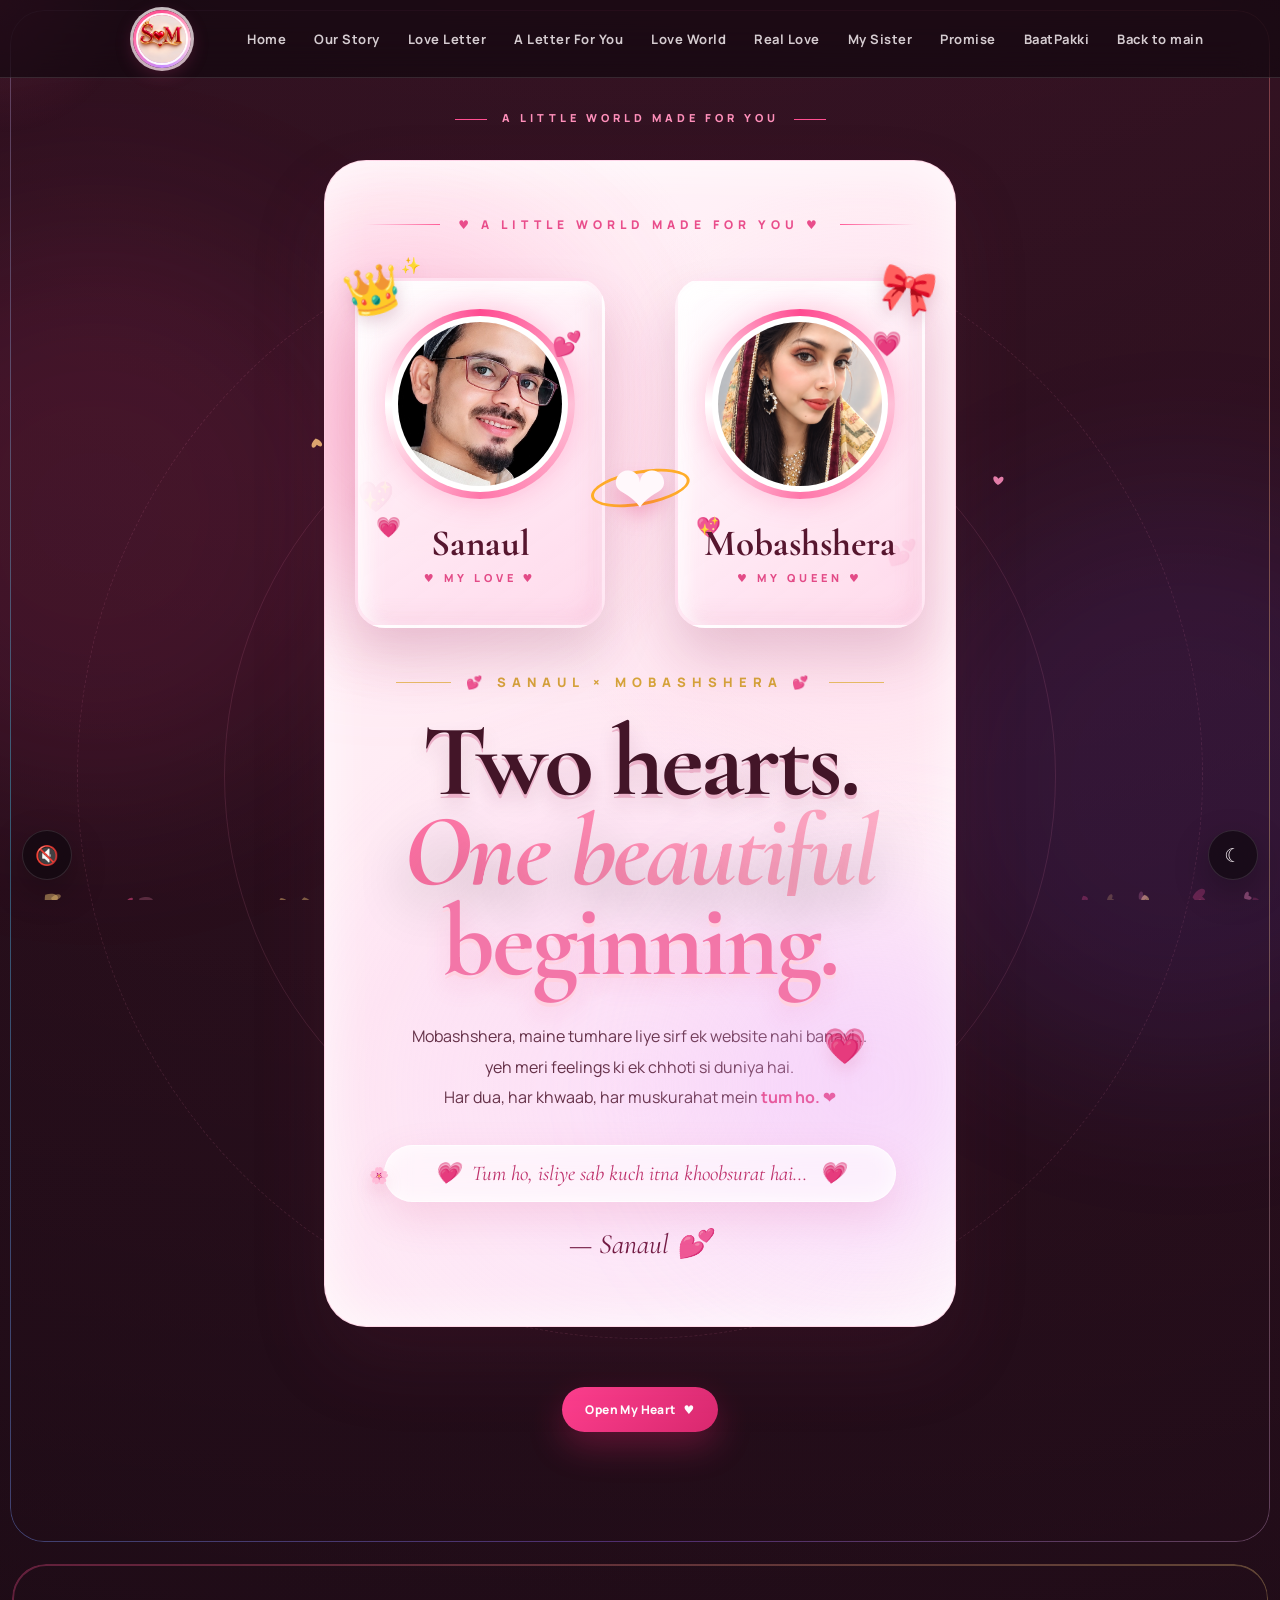
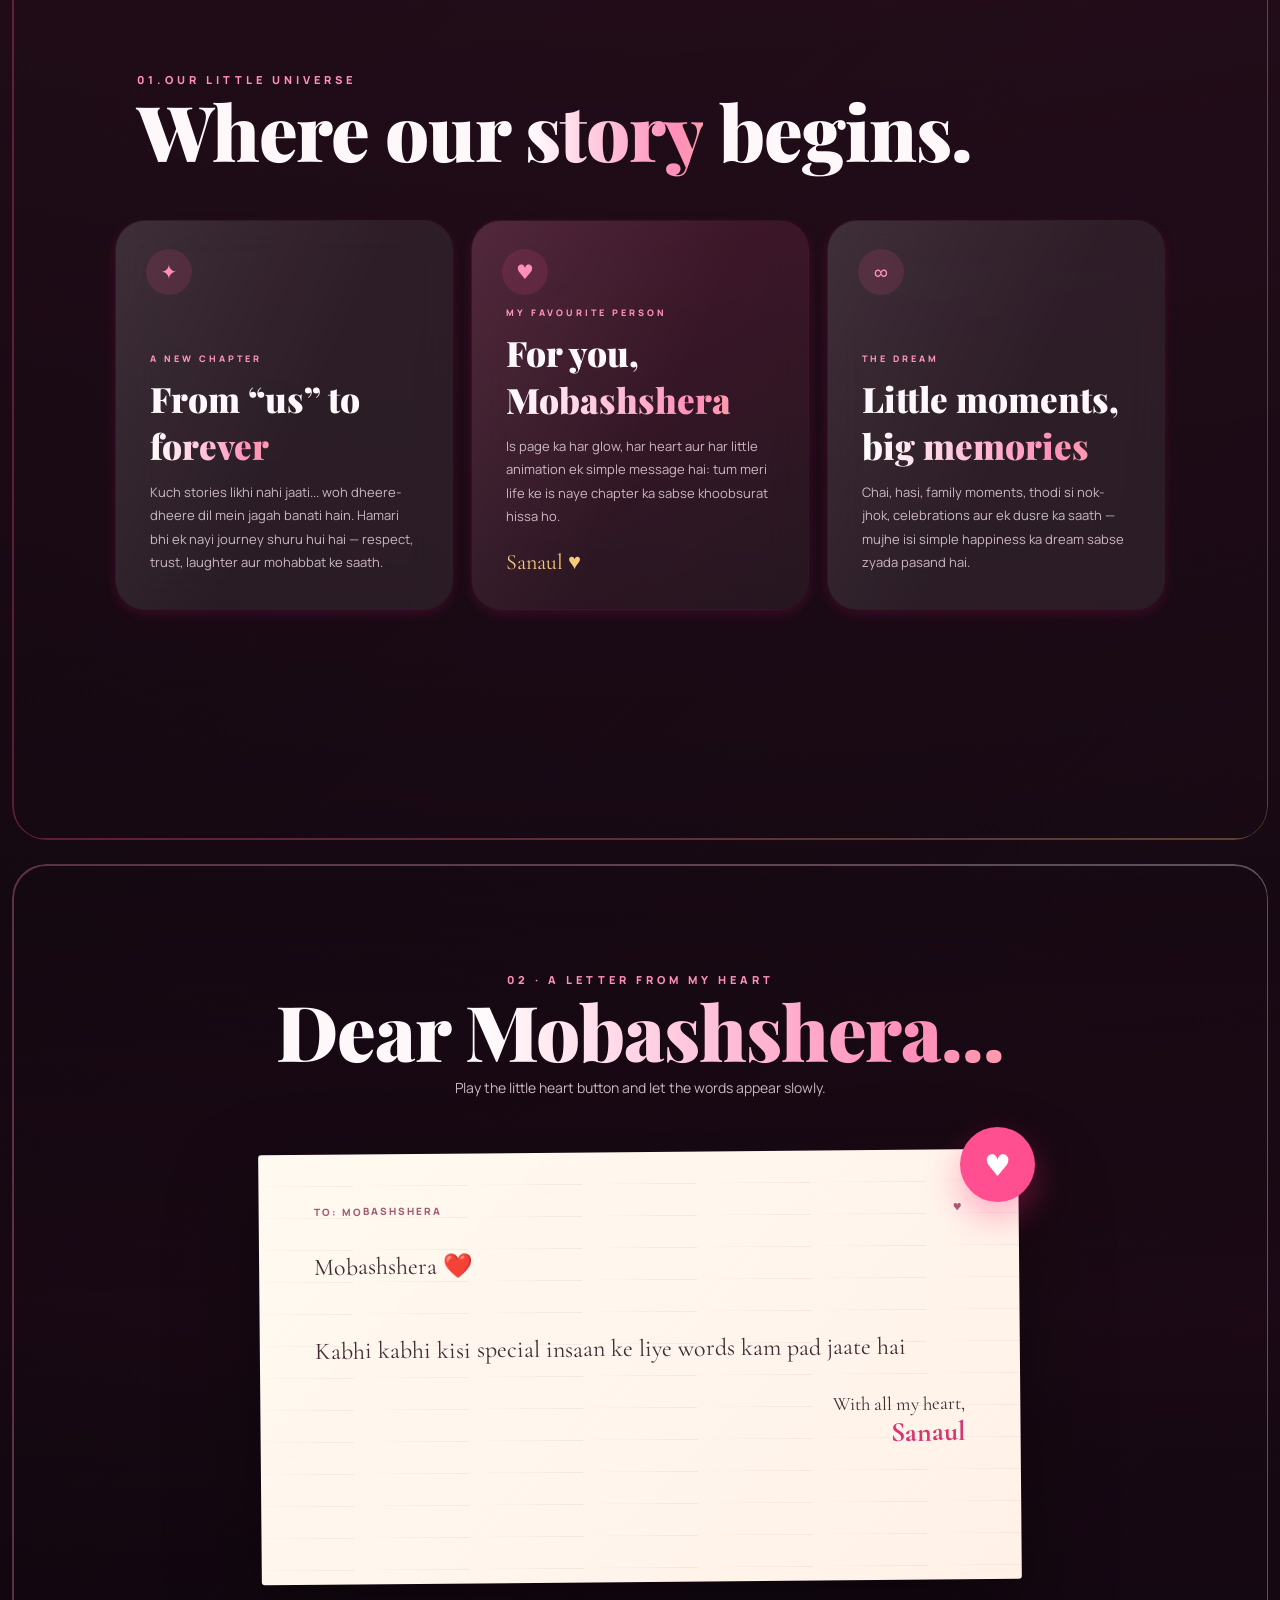
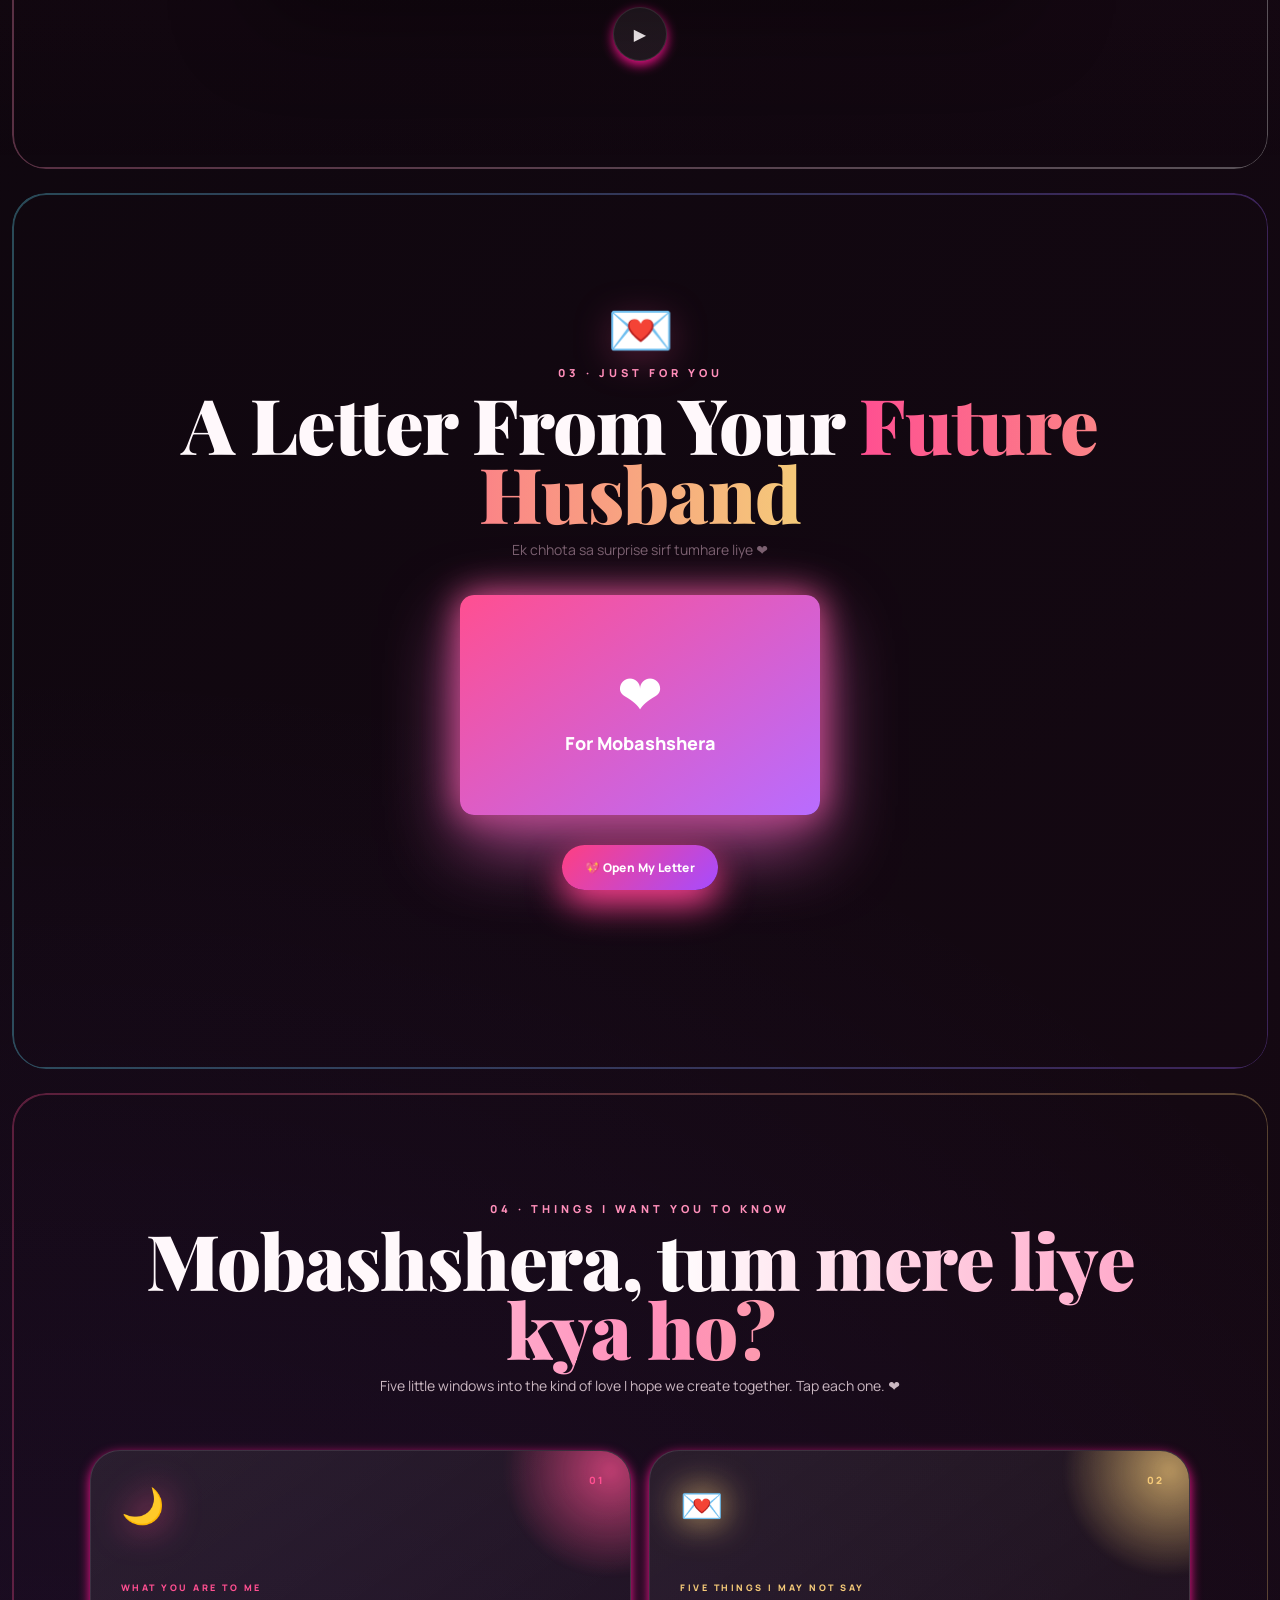
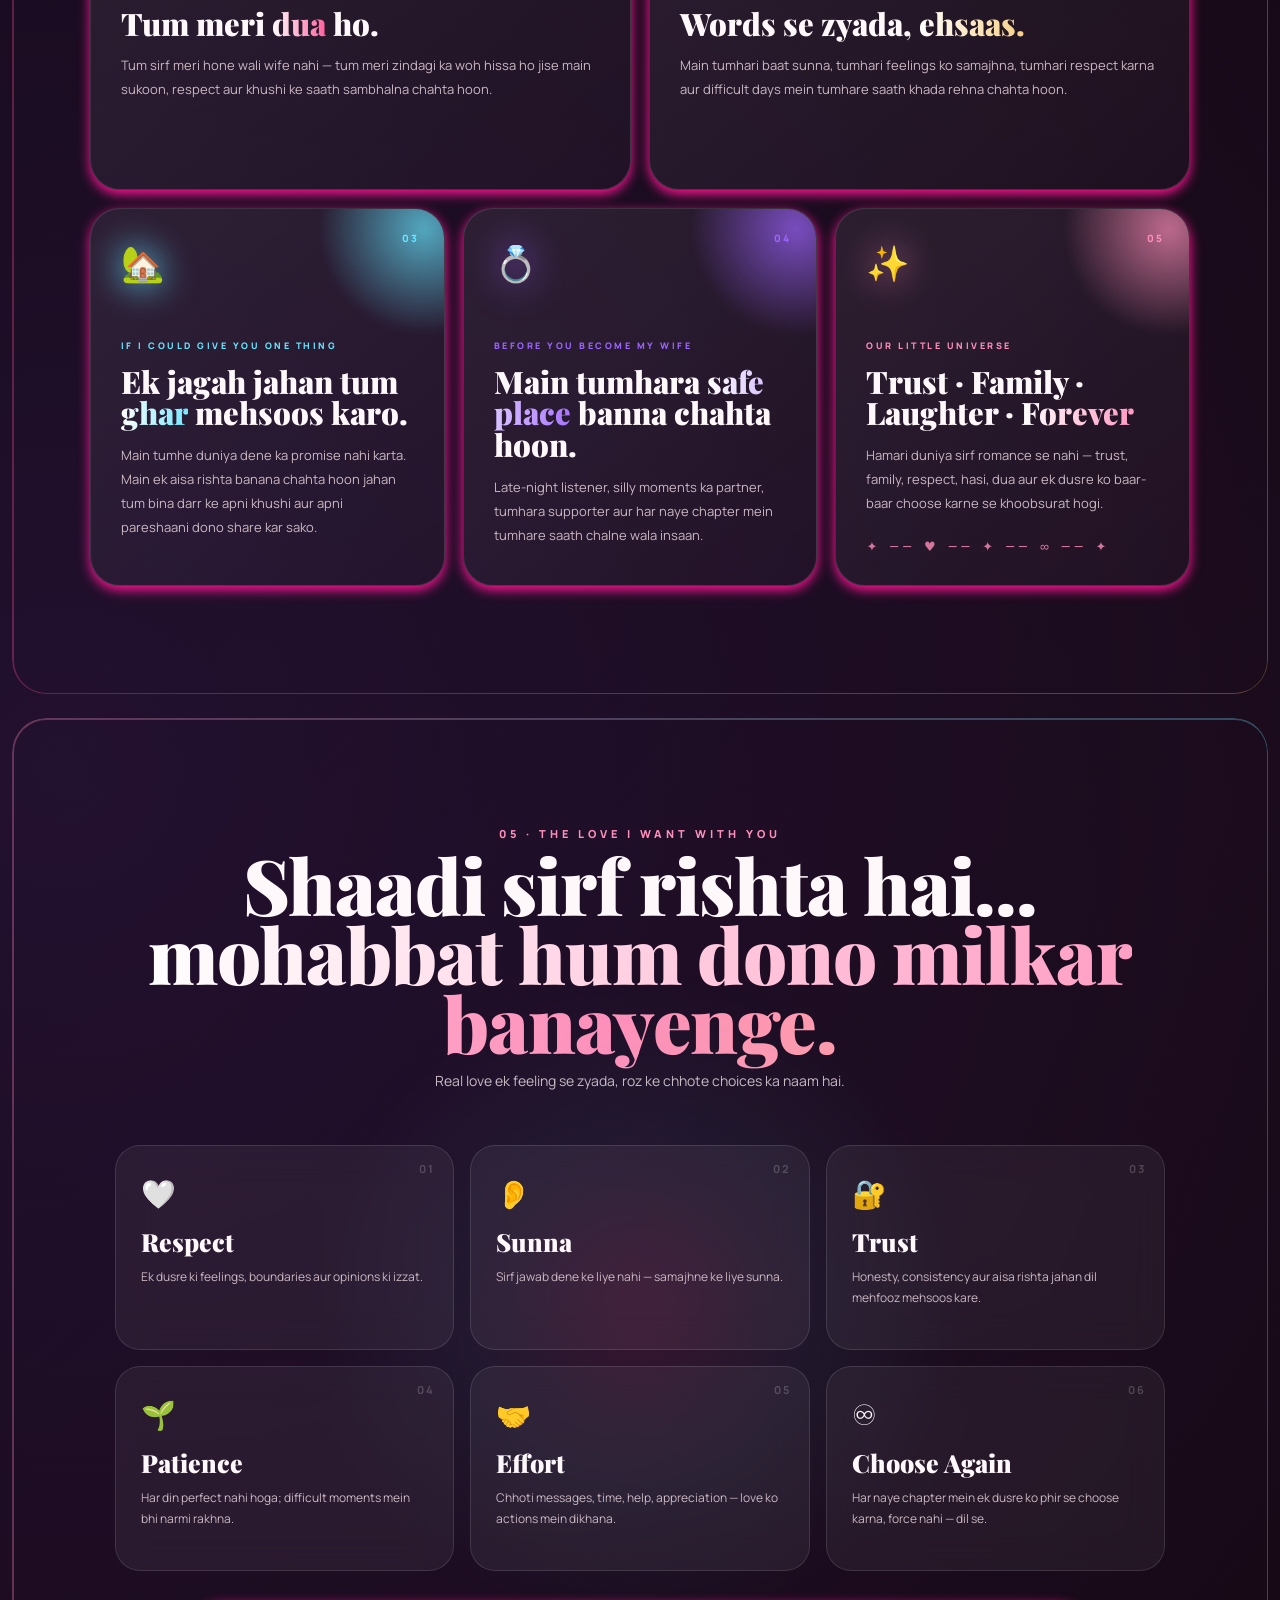
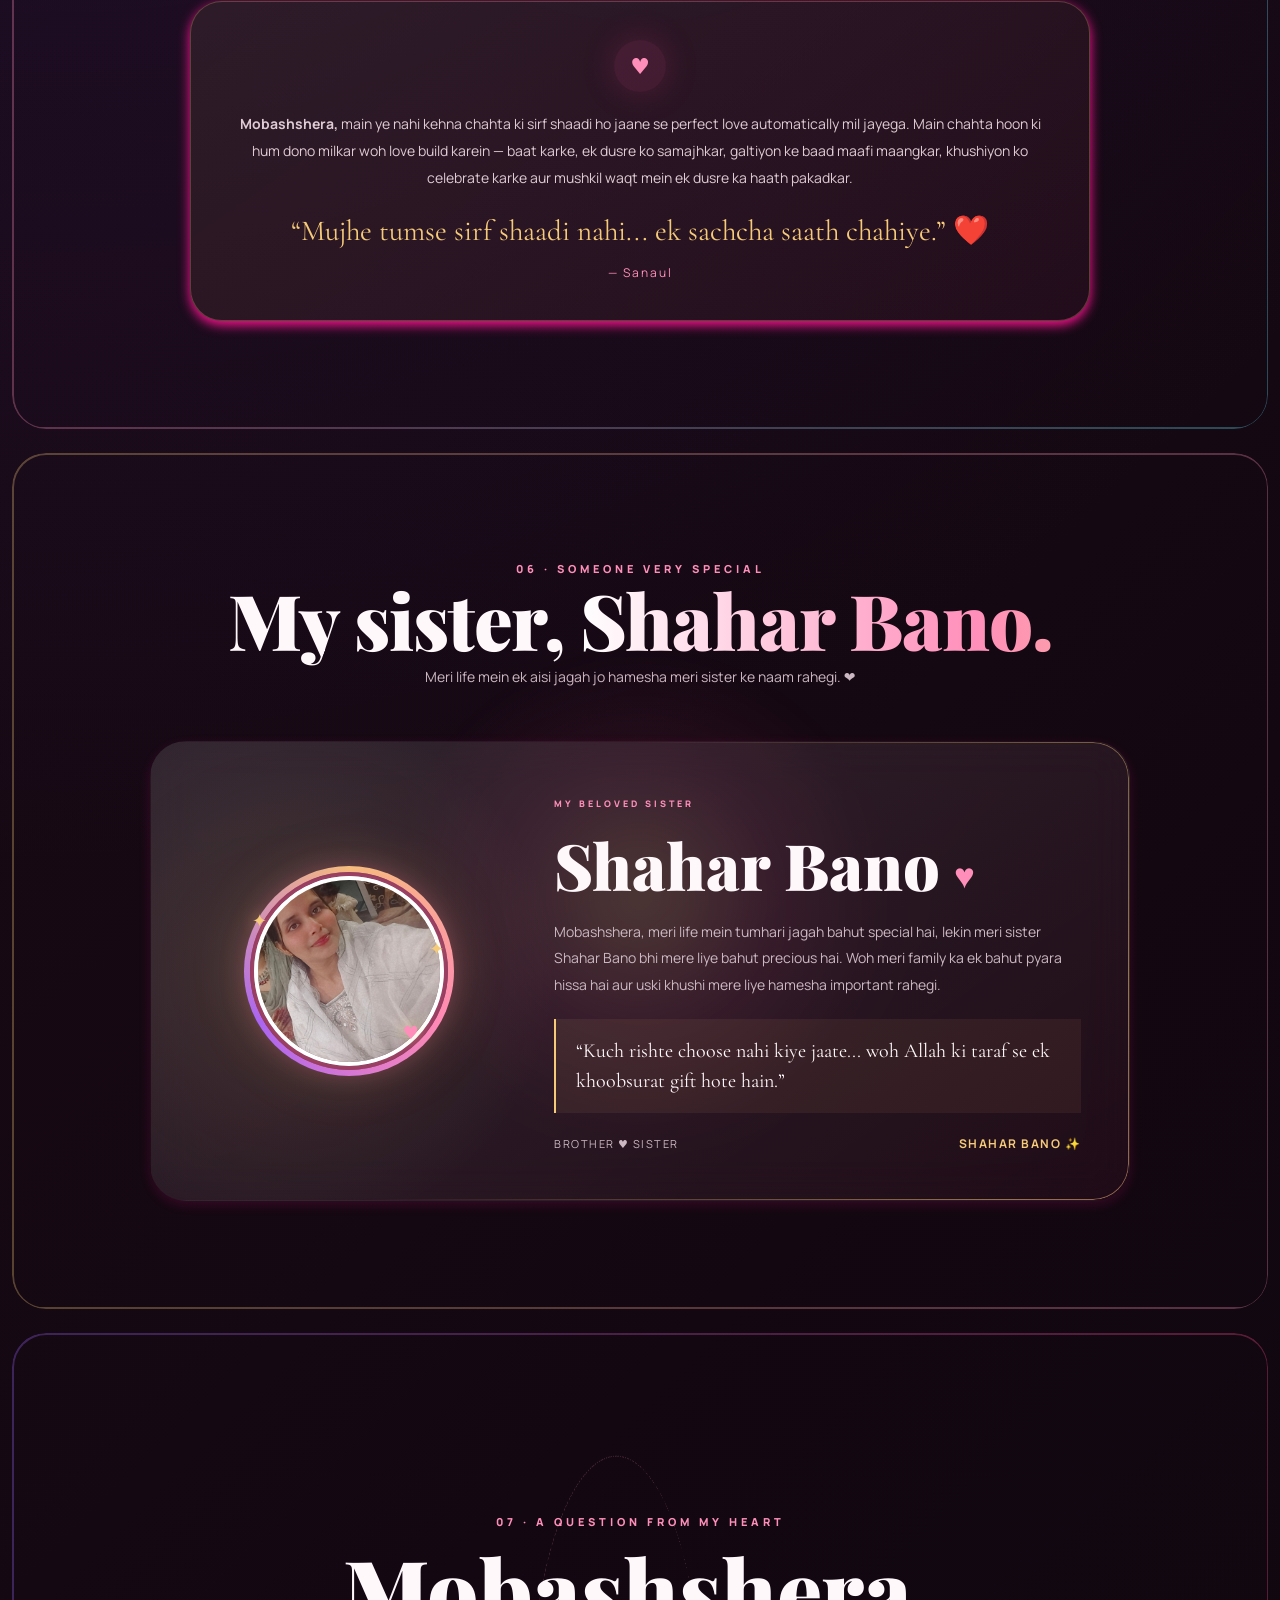
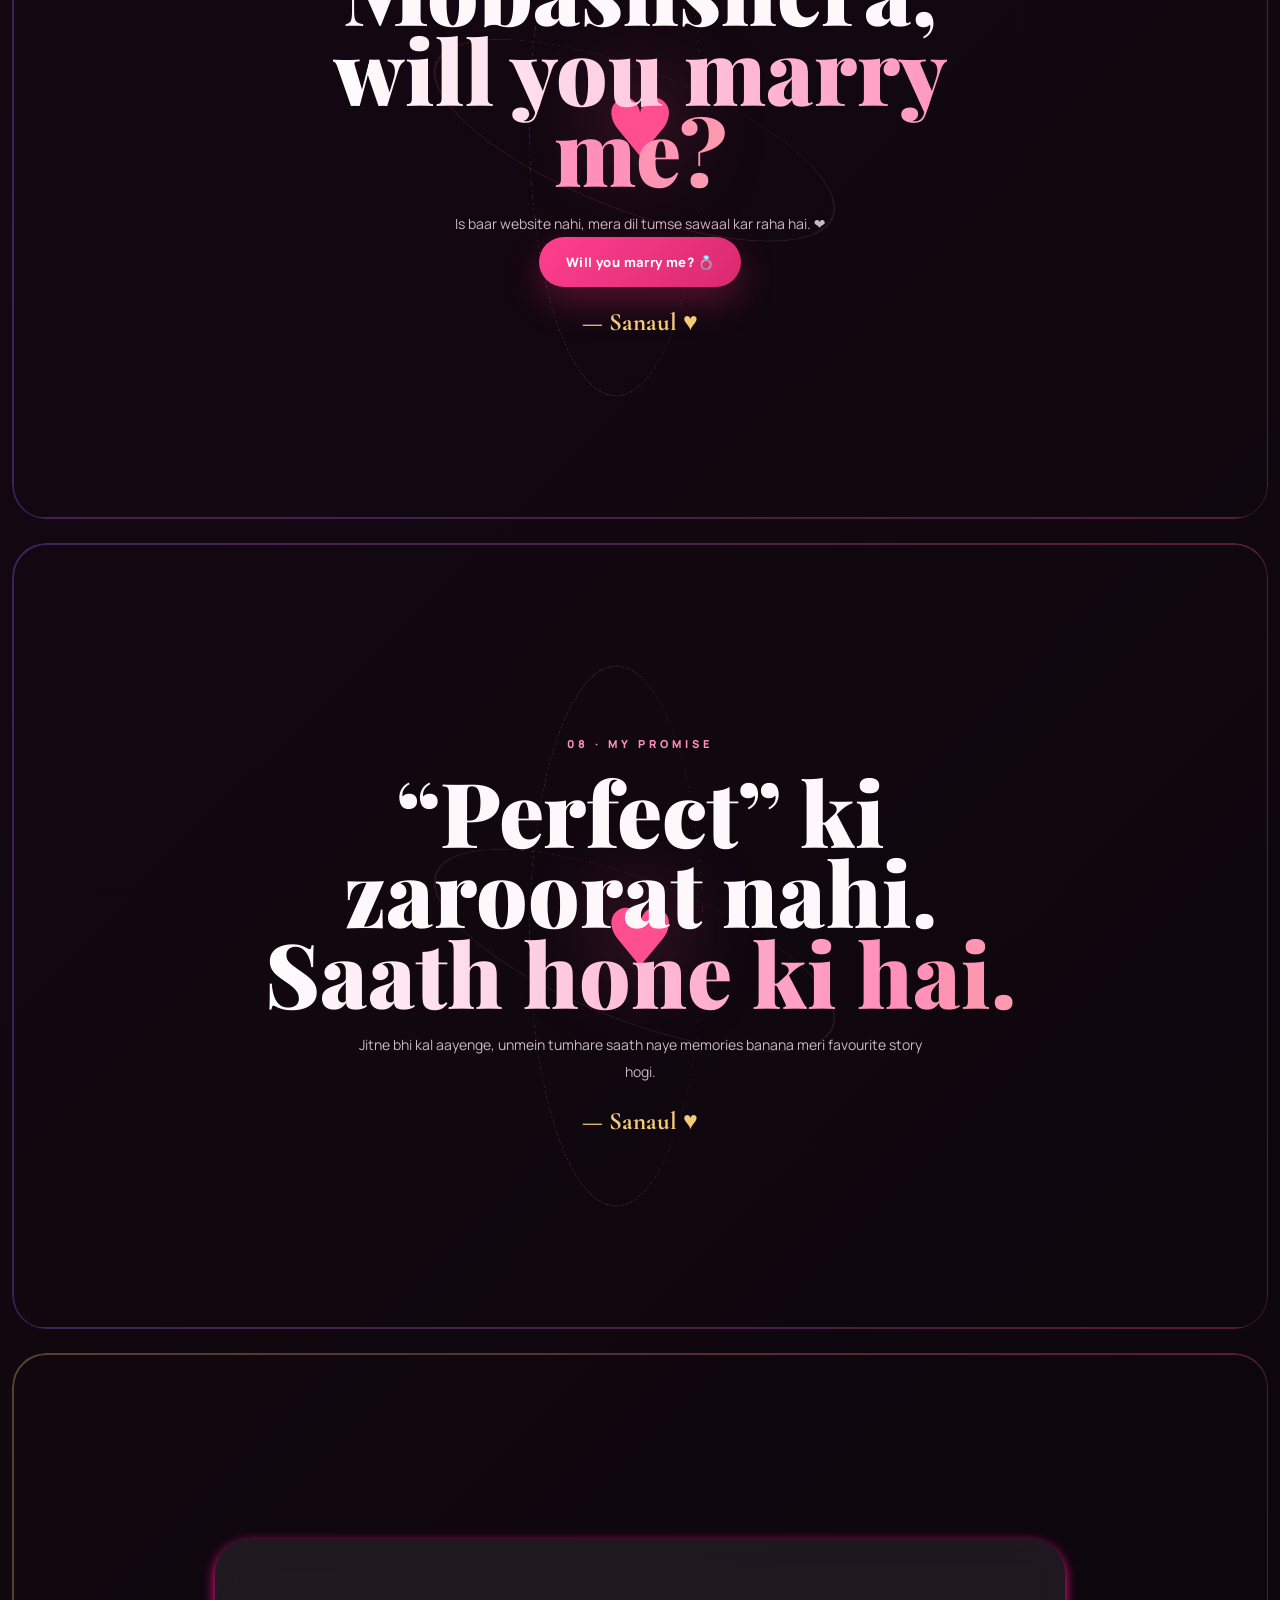
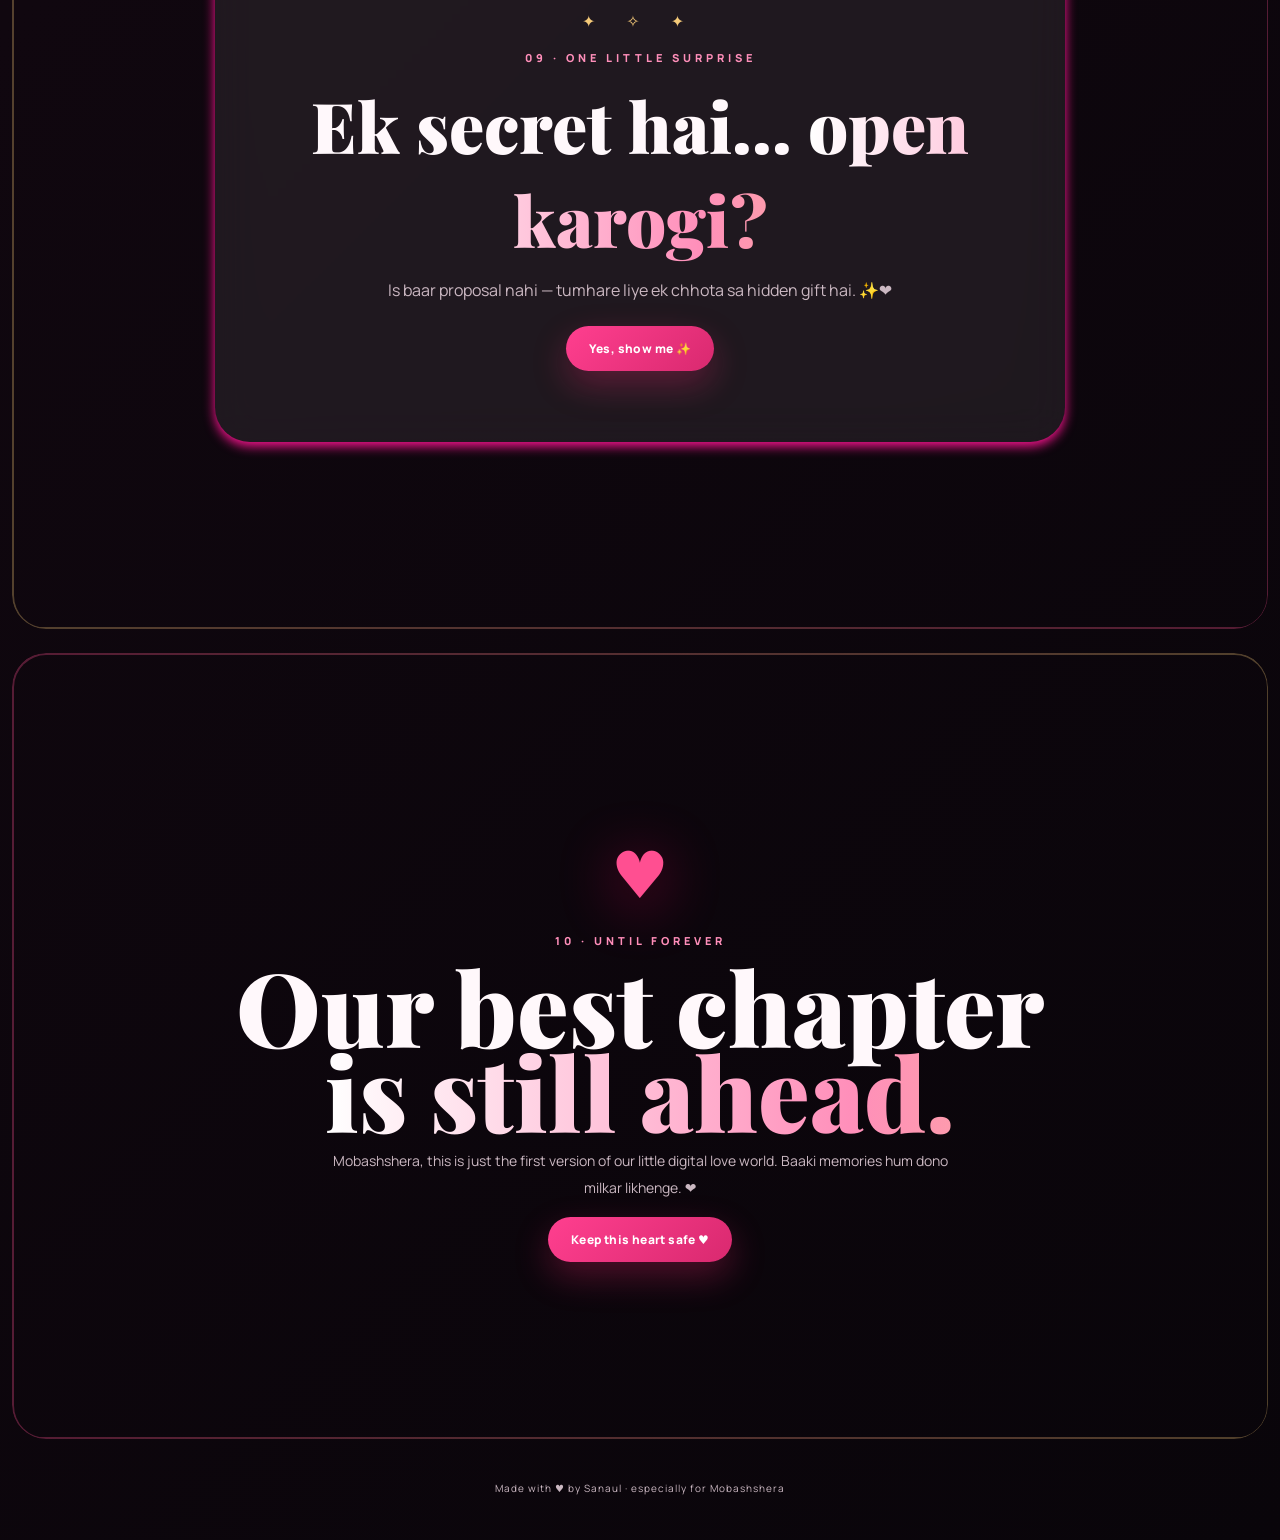
<file: chatting/sanaul/index.html>
<!DOCTYPE html>
<html lang="en">
<head>
  <meta charset="UTF-8">
  <meta name="viewport" content="width=device-width, initial-scale=1.0">
  <meta name="theme-color" content="#130914">
  <title>Sanaul❤️Mobashshera | Our Forever</title>
  <link rel="preconnect" href="https://fonts.googleapis.com">
  <link rel="preconnect" href="https://fonts.gstatic.com" crossorigin>
  <link href="https://fonts.googleapis.com/css2?family=Cormorant+Garamond:wght@500;600;700&family=Manrope:wght@400;500;600;700;800&family=Playfair+Display:wght@600;700;800;900&display=swap" rel="stylesheet">
  <link rel="stylesheet" href="style.css">
</head>
<body>
  <canvas id="particleCanvas" aria-hidden="true"></canvas>
  <div class="aurora aurora-one"></div>
  <div class="aurora aurora-two"></div>
  <div class="cursor-glow" aria-hidden="true"></div>

  <header class="topbar">
    <a class="brand" href="#home" aria-label="Sanaul and Mobashshera home">
      <a href="../chat.html" class="nav-photo-logo">
    <img src="logo.png" alt="Sanaul & Mobashshera">
</a>
    </a>

    <button class="menu-toggle" id="menuToggle" aria-label="Open menu" aria-expanded="false">☰</button>

    <nav class="nav" id="nav">
      <a href="#home">Home</a>
      <a href="#story">Our Story</a>
      <a href="#letter">Love Letter</a>
      <a href="#future">A Letter For You</a>
      <a href="#love-world">Love World</a>
      <a href="#real-love">Real Love</a>
      <a href="#sister">My Sister</a>
      <a href="#promise">Promise</a>
		<a href="Our_Forever_Story_Premium (1)/index.html">BaatPakki</a>
      <a href="../../index.html">Back to main</a>
    </nav>
  </header>

  <main>
    <!-- HERO -->
    <section id="home" class="hero section">
      <div class="hero-orbit orbit-a"></div>
      <div class="hero-orbit orbit-b"></div>

      <div class="hero-content reveal">
        <div class="eyebrow"><span></span> A little world made for you <span></span></div>

<!-- ==================================================
     💖 PREMIUM 3D COUPLE HERO
================================================== -->
<div class="love3d-stage">

    <!-- decorative background -->
    <div class="love3d-glow glow-one"></div>
    <div class="love3d-glow glow-two"></div>

    <span class="love3d-float f1">💖</span>
    <span class="love3d-float f2">💕</span>
    <span class="love3d-float f3">✨</span>
    <span class="love3d-float f4">💗</span>
    <span class="love3d-float f5">🌸</span>

    <p class="love3d-top-title">
        <span></span>
        ♥ A LITTLE WORLD MADE FOR YOU ♥
        <span></span>
    </p>

    <div class="love3d-couple">

        <!-- Sanaul -->
        <div class="love3d-card sanaul-card">

            <div class="love3d-crown">👑</div>

            <div class="love3d-photo-ring">
                <div class="love3d-photo-inner">
                    <img src="boy.jpg"
                         alt="Sanaul"
                         class="love3d-photo">
                </div>
            </div>

            <h2>Sanaul</h2>
            <p>♥ MY LOVE ♥</p>

            <span class="card-heart card-heart-1">💗</span>
            <span class="card-heart card-heart-2">💕</span>
        </div>


        <!-- Center Heart -->
        <div class="love3d-center-heart">

            <div class="heart-orbit">
                <span></span>
            </div>

            <div class="main-3d-heart">❤️</div>

        </div>


        <!-- Mobashshera -->
        <div class="love3d-card mobashshera-card">

            <div class="love3d-bow">🎀</div>

            <div class="love3d-photo-ring">
                <div class="love3d-photo-inner">
                    <img src="mobash.png"
                         alt="Mobashshera"
                         class="love3d-photo">
                </div>
            </div>

            <h2>Mobashshera</h2>
            <p>♥ MY QUEEN ♥</p>

            <span class="card-heart card-heart-1">💖</span>
            <span class="card-heart card-heart-2">💗</span>
        </div>

    </div>


    <!-- Names -->
    <div class="love3d-names">
        <span></span>
        💕 SANAUL × MOBASHSHERA 💕
        <span></span>
    </div>


    <!-- Main heading -->
    <div class="love3d-heading">

        <h1>
            <strong>Two hearts.</strong>
            <em>One beautiful</em>
            <b>beginning.</b>
        </h1>

    </div>


    <!-- Romantic Message -->
    <div class="love3d-message">

        <p>
            Mobashshera, maine tumhare liye sirf ek website nahi banayi...
            <br>
            yeh meri feelings ki ek chhoti si duniya hai.
            <br>
            Har dua, har khwaab, har muskurahat mein
            <strong>tum ho. ❤️</strong>
        </p>

    </div>


    <div class="love3d-special-line">
        <span>💗</span>
        Tum ho, isliye sab kuch itna khoobsurat hai...
        <span>💗</span>
    </div>


    <div class="love3d-signature">
        — Sanaul 💕
    </div>

</div>


        <div class="hero-actions">
          <button class="btn btn-primary" id="openHeartBtn">Open My Heart <span>♥</span></button>

        </div>


      </div>
    </section>

    <!-- FULL SCREEN LOVE MOMENT -->
    <section id="loveMoment" class="love-moment" aria-hidden="true">
      <button class="close-moment" id="closeMoment" aria-label="Close">×</button>
      <div class="love-moment-content">
        <div class="love-aura"></div>
        <div class="love-3d-name">SANAUL ISLAM</div>
        <div class="love-3d-text"><span>♥♥♥♥♥♥♥♥♥♥♥♥♥♥♥♥♥♥♥♥♥♥</span></div>
		<div class="love-3d-name">MOBASHSHERA</div>
        <p>— Sanaul islam</p>
        <div class="orbit-heart oh1">♥</div>
        <div class="orbit-heart oh2">♥</div>
        <div class="orbit-heart oh3">♥</div>
        <button class="btn btn-primary" id="closeMomentBtn">Back to our story</button>
      </div>
    </section>

    <!-- STORY -->
    <section id="story" class="section story-section">
      <div class="section-heading reveal">
        <div class="section-number"></div>
        <div>
          <p class="eyebrow">01.OUR LITTLE UNIVERSE</p>
          <h2>Where our <em>story</em> begins.</h2>
        </div>
      </div>

      <div class="story-grid">
        <article class="glass-card story-card reveal">
          <div class="card-icon">✦</div>
          <span class="card-label">A NEW CHAPTER</span>
          <h3>From “us” to <em>forever</em></h3>
          <p>
            Kuch stories likhi nahi jaati... woh dheere-dheere dil mein jagah banati hain.
            Hamari bhi ek nayi journey shuru hui hai — respect, trust, laughter aur mohabbat ke saath.
          </p>
        </article>

        <article class="glass-card story-card featured reveal">
          <div class="card-icon">♥</div>
          <span class="card-label">MY FAVOURITE PERSON</span>
          <h3>For you, <em>Mobashshera</em></h3>
          <p>
            Is page ka har glow, har heart aur har little animation ek simple message hai:
            tum meri life ke is naye chapter ka sabse khoobsurat hissa ho.
          </p>
          <div class="signature">Sanaul ♥</div>
        </article>

        <article class="glass-card story-card reveal">
          <div class="card-icon">∞</div>
          <span class="card-label">THE DREAM</span>
          <h3>Little moments, <em>big memories</em></h3>
          <p>
            Chai, hasi, family moments, thodi si nok-jhok, celebrations aur ek dusre ka saath —
            mujhe isi simple happiness ka dream sabse zyada pasand hai.
          </p>
        </article>
      </div>
    </section>

    <!-- LOVE LETTER -->
    <section id="letter" class="section letter-section">
      <div class="section-heading centered reveal">
        <p class="eyebrow">02 · A LETTER FROM MY HEART</p>
        <h2>Dear <em>Mobashshera...</em></h2>
        <p class="heading-sub">Play the little heart button and let the words appear slowly.</p>
      </div>

      <div class="letter-wrap reveal">
        <div class="envelope-decoration">♥</div>
        <div class="letter-paper">
          <div class="letter-top"><span>To: Mobashshera</span><span>♥</span></div>
          <div id="letterText" class="letter-text"></div>
          <div class="letter-sign">With all my heart,<br><strong>Sanaul</strong></div>
        </div>
      </div>

      <button class="round-action" id="letterPlay" title="Play love letter" aria-label="Play love letter">▶</button>
    </section>

    <!-- A LETTER FROM YOUR FUTURE HUSBAND -->
    <section id="future" class="section future-section cinematic-section">
      <div class="future-letter-container">
        <div class="section-heading centered reveal future-letter-heading">
          <div class="future-letter-icon">💌</div>
          <p class="eyebrow">03 · JUST FOR YOU</p>
          <h2>A Letter From Your <em>Future Husband</em></h2>
          <p class="heading-sub">Ek chhota sa surprise sirf tumhare liye ❤️</p>
        </div>

        <div class="love-envelope reveal" id="futureLetterEnvelope">
          <div class="envelope-glow"></div>
          <div class="future-envelope">
            <div class="future-envelope-flap"></div>
            <div class="future-envelope-body">
              <div class="envelope-heart">❤️</div>
              <span>For Mobashshera</span>
            </div>
          </div>
          <button class="btn future-open-btn" id="openFutureLetter" type="button">💖 Open My Letter</button>
        </div>

        <div class="future-letter-box" id="futureLetterBox" aria-hidden="true">
          <div class="future-letter-paper">
            <div class="future-letter-paper-top"><span>To: Mobashshera</span><span>♥</span></div>
            <div class="future-letter-content">
              <div class="future-letter-heart">❤️</div>
              <h3>Dear Mobashshera ❤️</h3>
              <div class="future-letter-text" id="futureLetterText"></div>
              <div class="future-letter-sign">With Love,<br><strong>Sanaul</strong><span>Your Future Husband 😎</span></div>
              <button class="btn future-surprise-btn" id="futureSurpriseBtn" type="button">💖 One More Surprise</button>
              <div class="future-surprise-message" id="futureSurpriseMessage">Tum meri website ka ek section nahi...<br><strong>meri kahani ka sabse khoobsurat chapter ho. ❤️</strong></div>
            </div>
          </div>
        </div>
      </div>
    </section>


    <!-- LOVE WORLD: FIVE ROMANTIC IDEAS -->
    <section id="love-world" class="section love-world-section">
      <div class="section-heading centered reveal">
        <p class="eyebrow">04 · THINGS I WANT YOU TO KNOW</p>
        <h2>Mobashshera, <em>tum mere liye kya ho?</em></h2>
        <p class="heading-sub">Five little windows into the kind of love I hope we create together. Tap each one. ❤️</p>
      </div>

      <div class="love-world-grid">
        <article class="love-world-card lw1 reveal">
          <div class="lw-number">01</div><div class="lw-icon">🌙</div>
          <span>WHAT YOU ARE TO ME</span>
          <h3>Tum meri <em>dua</em> ho.</h3>
          <p>Tum sirf meri hone wali wife nahi — tum meri zindagi ka woh hissa ho jise main sukoon, respect aur khushi ke saath sambhalna chahta hoon.</p>
        </article>

        <article class="love-world-card lw2 reveal">
          <div class="lw-number">02</div><div class="lw-icon">💌</div>
          <span>FIVE THINGS I MAY NOT SAY</span>
          <h3>Words se zyada, <em>ehsaas.</em></h3>
          <p>Main tumhari baat sunna, tumhari feelings ko samajhna, tumhari respect karna aur difficult days mein tumhare saath khada rehna chahta hoon.</p>
        </article>

        <article class="love-world-card lw3 reveal">
          <div class="lw-number">03</div><div class="lw-icon">🏡</div>
          <span>IF I COULD GIVE YOU ONE THING</span>
          <h3>Ek jagah jahan tum <em>ghar</em> mehsoos karo.</h3>
          <p>Main tumhe duniya dene ka promise nahi karta. Main ek aisa rishta banana chahta hoon jahan tum bina darr ke apni khushi aur apni pareshaani dono share kar sako.</p>
        </article>

        <article class="love-world-card lw4 reveal">
          <div class="lw-number">04</div><div class="lw-icon">💍</div>
          <span>BEFORE YOU BECOME MY WIFE</span>
          <h3>Main tumhara <em>safe place</em> banna chahta hoon.</h3>
          <p>Late-night listener, silly moments ka partner, tumhara supporter aur har naye chapter mein tumhare saath chalne wala insaan.</p>
        </article>

        <article class="love-world-card lw5 reveal">
          <div class="lw-number">05</div><div class="lw-icon">✨</div>
          <span>OUR LITTLE UNIVERSE</span>
          <h3>Trust · Family · Laughter · <em>Forever</em></h3>
          <p>Hamari duniya sirf romance se nahi — trust, family, respect, hasi, dua aur ek dusre ko baar-baar choose karne se khoobsurat hogi.</p>
          <div class="constellation">✦ ── ♥ ── ✦ ── ∞ ── ✦</div>
        </article>
      </div>
    </section>

    <!-- REAL LOVE -->
    <section id="real-love" class="section real-love-section">
      <div class="real-love-aura"></div>
      <div class="section-heading centered reveal">
        <p class="eyebrow">05 · THE LOVE I WANT WITH YOU</p>
        <h2>Shaadi sirf rishta hai...<br><em>mohabbat hum dono milkar banayenge.</em></h2>
        <p class="heading-sub">Real love ek feeling se zyada, roz ke chhote choices ka naam hai.</p>
      </div>

      <div class="love-pillars">
        <article class="love-pillar reveal"><b>01</b><span>🤍</span><h3>Respect</h3><p>Ek dusre ki feelings, boundaries aur opinions ki izzat.</p></article>
        <article class="love-pillar reveal"><b>02</b><span>👂</span><h3>Sunna</h3><p>Sirf jawab dene ke liye nahi — samajhne ke liye sunna.</p></article>
        <article class="love-pillar reveal"><b>03</b><span>🔐</span><h3>Trust</h3><p>Honesty, consistency aur aisa rishta jahan dil mehfooz mehsoos kare.</p></article>
        <article class="love-pillar reveal"><b>04</b><span>🌱</span><h3>Patience</h3><p>Har din perfect nahi hoga; difficult moments mein bhi narmi rakhna.</p></article>
        <article class="love-pillar reveal"><b>05</b><span>🤝</span><h3>Effort</h3><p>Chhoti messages, time, help, appreciation — love ko actions mein dikhana.</p></article>
        <article class="love-pillar reveal"><b>06</b><span>♾️</span><h3>Choose Again</h3><p>Har naye chapter mein ek dusre ko phir se choose karna, force nahi — dil se.</p></article>
      </div>

      <div class="real-love-letter reveal">
        <div class="real-love-seal">♥</div>
        <p>
          <strong>Mobashshera,</strong> main ye nahi kehna chahta ki sirf shaadi ho jaane se perfect love automatically mil jayega.
          Main chahta hoon ki hum dono milkar woh love build karein — baat karke, ek dusre ko samajhkar,
          galtiyon ke baad maafi maangkar, khushiyon ko celebrate karke aur mushkil waqt mein ek dusre ka haath pakadkar.
        </p>
        <div class="real-love-sign">“Mujhe tumse sirf shaadi nahi... ek sachcha saath chahiye.” ❤️</div>
        <span>— Sanaul</span>
      </div>
    </section>

    <!-- SISTER -->
    <section id="sister" class="section sister-section">
      <div class="sister-glow"></div>

      <div class="section-heading centered reveal">
        <p class="eyebrow">06 · SOMEONE VERY SPECIAL</p>
        <h2>My sister, <em>Shahar Bano.</em></h2>
        <p class="heading-sub">
          Meri life mein ek aisi jagah jo hamesha meri sister ke naam rahegi. ❤️
        </p>
      </div>

      <div class="sister-card glass-card reveal">
<div class="sister-orbit">
    <img src="sb.jpg" alt="Sahar Bano">

    <span class="sister-star ss1">✦</span>
    <span class="sister-star ss2">✦</span>
    <span class="sister-star ss3">♥</span>
</div>
        <div class="sister-content">
          <span class="card-label">MY BELOVED SISTER</span>
          <h3>Shahar Bano <span>♥</span></h3>

          <p>
            Mobashshera, meri life mein tumhari jagah bahut special hai,
            lekin meri sister Shahar Bano bhi mere liye bahut precious hai.
            Woh meri family ka ek bahut pyara hissa hai aur uski khushi
            mere liye hamesha important rahegi.
          </p>

          <div class="sister-quote">
            “Kuch rishte choose nahi kiye jaate...
            woh Allah ki taraf se ek khoobsurat gift hote hain.”
          </div>

          <div class="sister-bottom">
            <span>Brother ♥ Sister</span>
            <strong>Shahar Bano ✨</strong>
          </div>
        </div>
      </div>
    </section>

	    <section id="promise" class="section promise-section">
      <div class="promise-orb" aria-hidden="true">
        <div class="orb-core">♥</div>
        <div class="orb-ring ring-one"></div>
        <div class="orb-ring ring-two"></div>
      </div>
      <div class="promise-content reveal">
        <p class="eyebrow">07 · A QUESTION FROM MY HEART</p>
        <h2>Mobashshera,<br><em>will you marry me?</em></h2>
        <p>Is baar website nahi, mera dil tumse sawaal kar raha hai. ❤️</p>
		<button class="btn btn-primary proposal-btn" id="proposalBtn">Will you marry me? 💍</button>
        <strong>— Sanaul ♥</strong>
      </div>
    </section>

    <!-- 3D PROMISE -->
    <section id="promise" class="section promise-section">
      <div class="promise-orb" aria-hidden="true">
        <div class="orb-core">♥</div>
        <div class="orb-ring ring-one"></div>
        <div class="orb-ring ring-two"></div>
      </div>
      <div class="promise-content reveal">
        <p class="eyebrow">08 · MY PROMISE</p>
        <h2>“Perfect” ki zaroorat nahi.<br><em>Saath hone ki hai.</em></h2>
        <p>
          Jitne bhi kal aayenge, unmein tumhare saath naye memories banana
          meri favourite story hogi.
        </p>
        <strong>— Sanaul ♥</strong>
      </div>
    </section>

    <!-- LITTLE SURPRISE -->
    <section class="section surprise-section">
      <div class="surprise-card glass-card reveal">
        <div class="surprise-stars">✦ ✧ ✦</div>
        <p class="eyebrow">09 · ONE LITTLE SURPRISE</p>
        <h2>Ek secret hai... <em>open karogi?</em></h2>
        <p>Is baar proposal nahi — tumhare liye ek chhota sa hidden gift hai. ✨❤️</p>
        <button class="btn btn-primary" id="surpriseBtn">Yes, show me ✨</button>
        <div class="surprise-message" id="surpriseMessage">
          Tumhari smile meri favourite notification hai. ❤️
        </div>
      </div>
    </section>

    <!-- FINAL -->
    <section class="section final-section">
      <div class="final-heart">♥</div>
      <p class="eyebrow reveal">10 · UNTIL FOREVER</p>
      <h2 class="reveal">Our best chapter<br><em>is still ahead.</em></h2>
      <p class="final-copy reveal">
        Mobashshera, this is just the first version of our little digital love world.
        Baaki memories hum dono milkar likhenge. ❤️
      </p>
      <button class="btn btn-primary reveal" id="finalBtn">Keep this heart safe ♥</button>
      <div class="final-note" id="finalNote">Saved in my heart. Always. ✨</div>
    </section>
  </main>

  <!-- SPECIAL SECRET GIFT — opened only by YES, SHOW ME -->
  <section id="secretModal" class="secret-modal" aria-hidden="true">
    <button class="secret-close" id="secretClose" aria-label="Close">×</button>
    <div class="secret-sky" aria-hidden="true"></div>
    <div class="secret-content">
      <div class="secret-badge">✦ A LITTLE GIFT FOR YOU ✦</div>
      <div class="secret-heart"><span>♥</span></div>
      <p class="eyebrow">11 · FROM SANAUL'S HEART</p>
      <h2>Mobashshera,<br><em>you are my favourite chapter.</em></h2>
      <p class="secret-copy">
        Aaj ek answer nahi maang raha... bas ek promise de raha hoon —
        tumhari smile, tumhari respect aur hamari happiness ko hamesha value karunga. ❤️
      </p>
      <div class="secret-signature">— Sanaul</div>
      <button class="btn btn-primary" id="secretHeartBtn">Keep this moment ♥</button>
      <div class="secret-saved" id="secretSaved">✨ This little moment is now ours.</div>
    </div>
  </section>

  <div class="floating-controls">
    <button id="musicBtn" aria-label="Music on/off" title="Music on/off">🔇</button>
    <button id="themeBtn" aria-label="Dark mode" title="Dark mode">☾</button>
  </div>

  <audio id="bgMusic" loop preload="metadata">
    <source src="music.mp3" type="audio/mpeg">
  </audio>

  <footer>Made with ♥ by Sanaul · especially for Mobashshera</footer>

  <script src="script.js"></script>
</body>
</html>
</file>
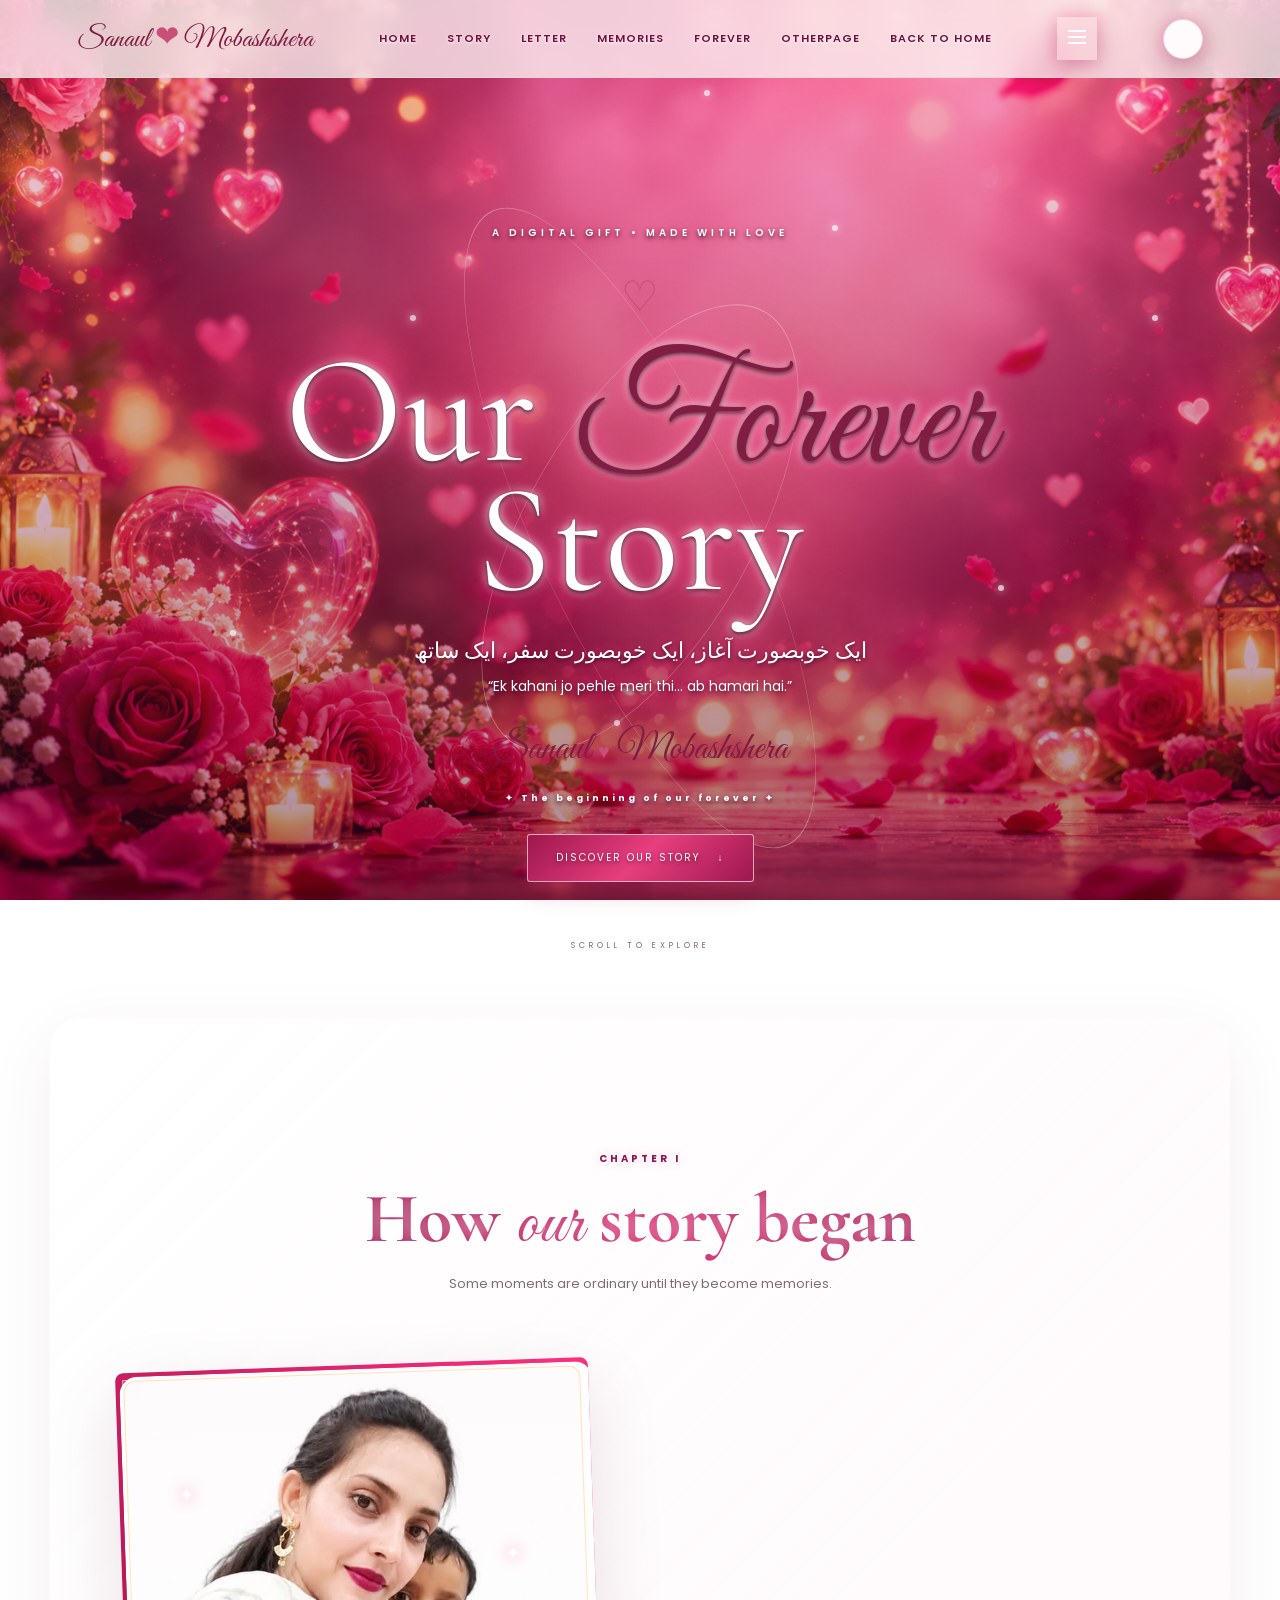
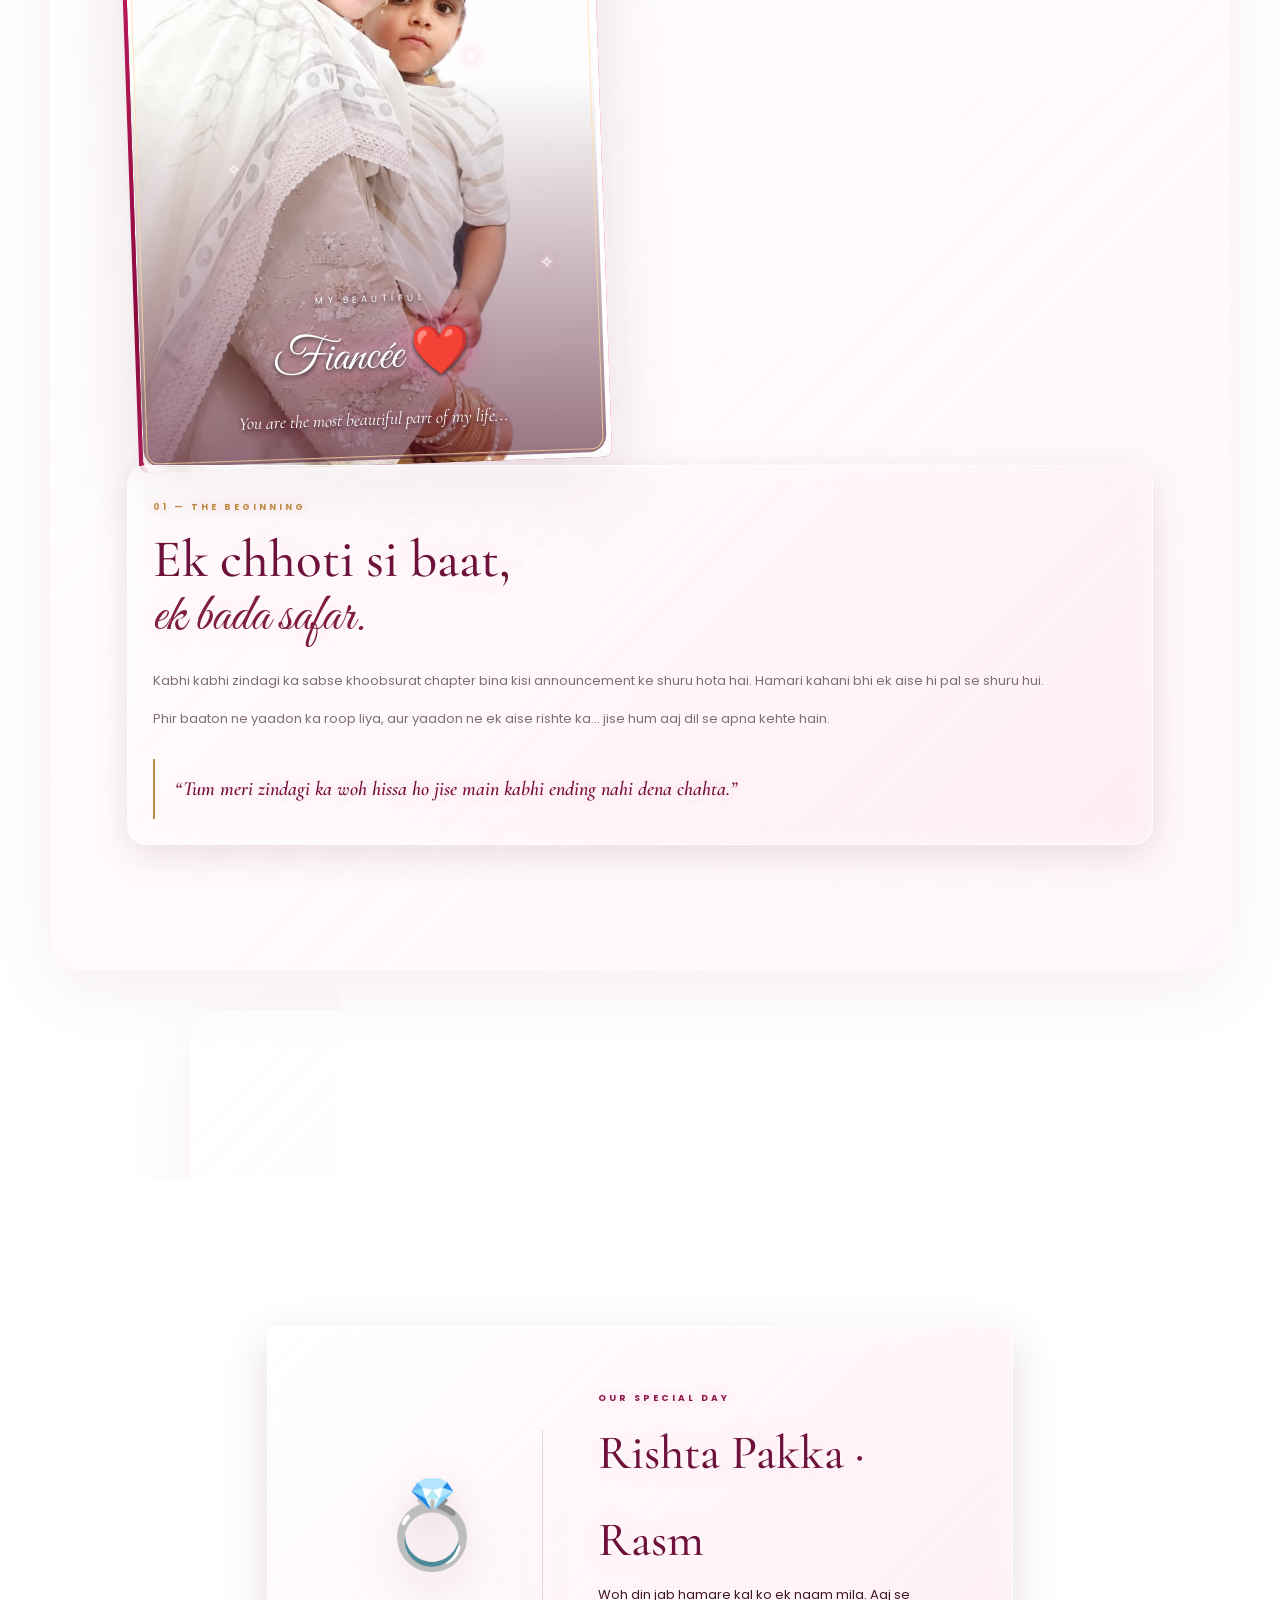
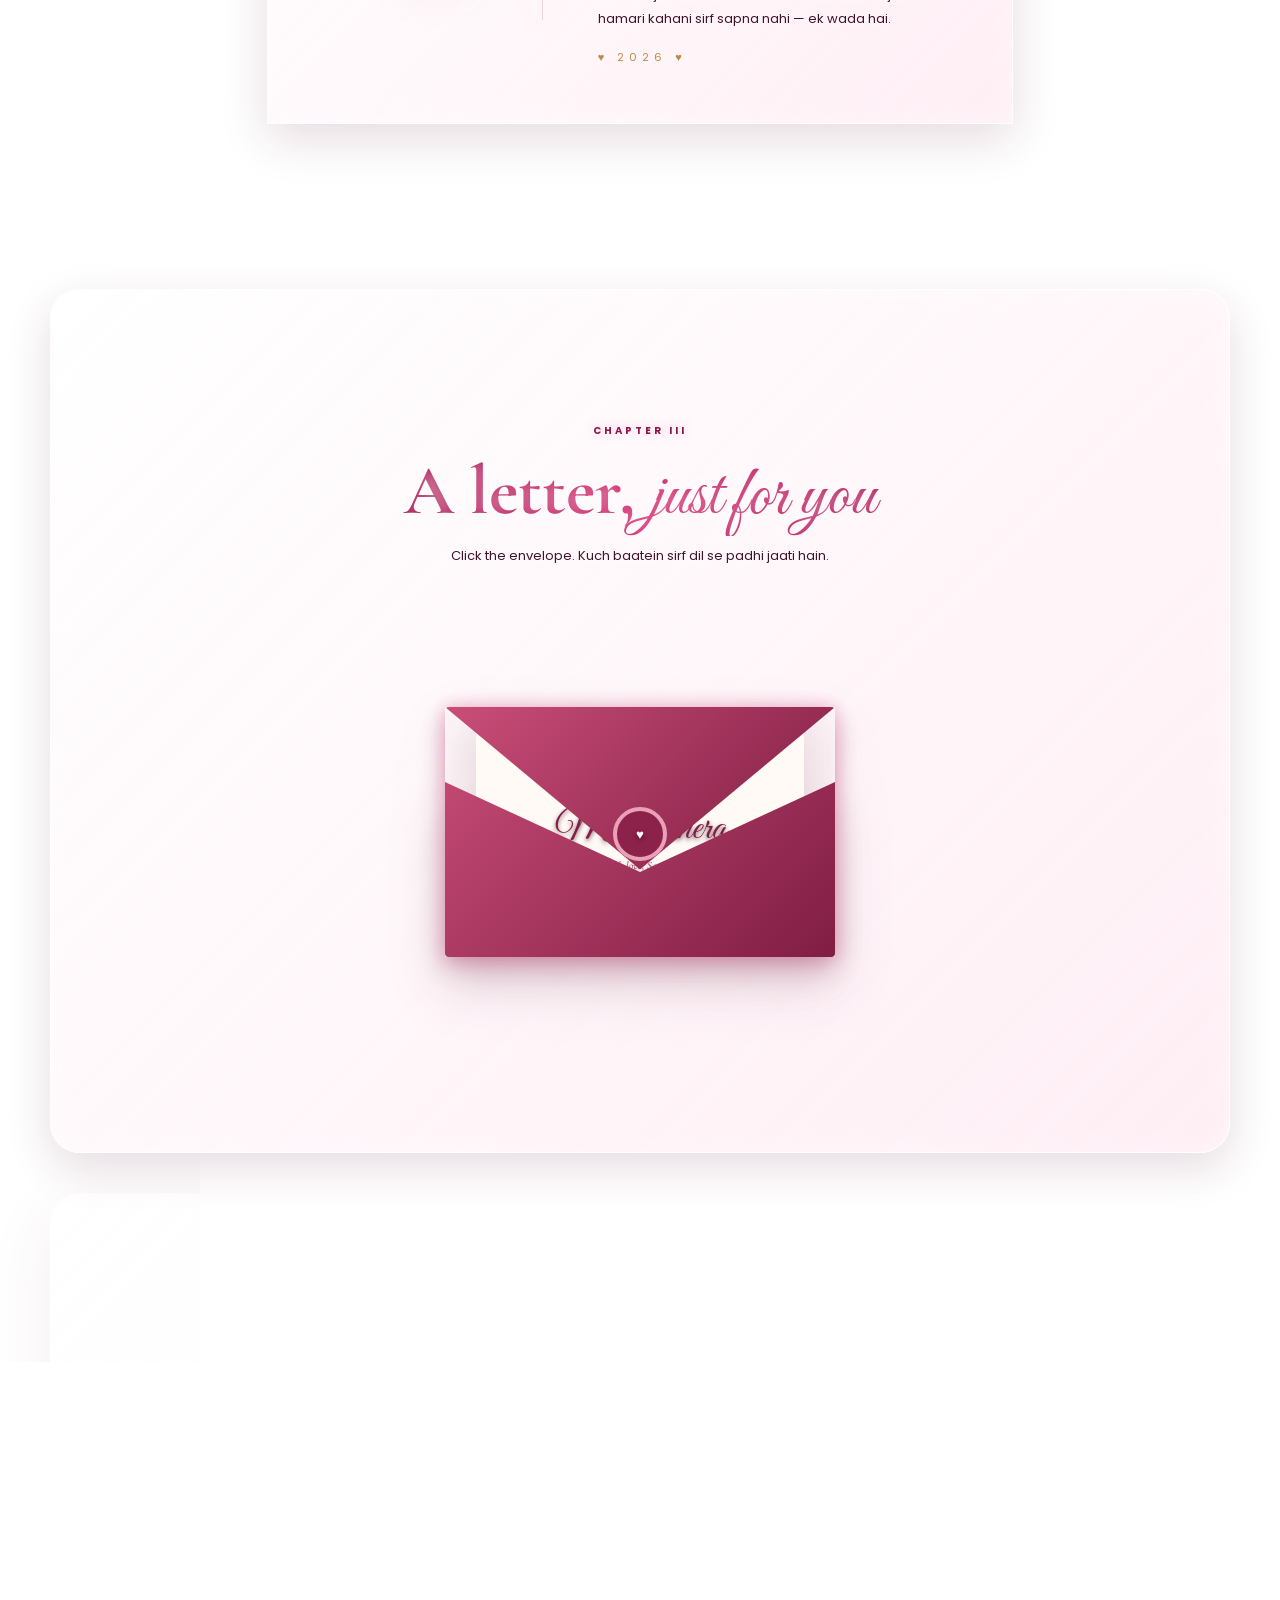
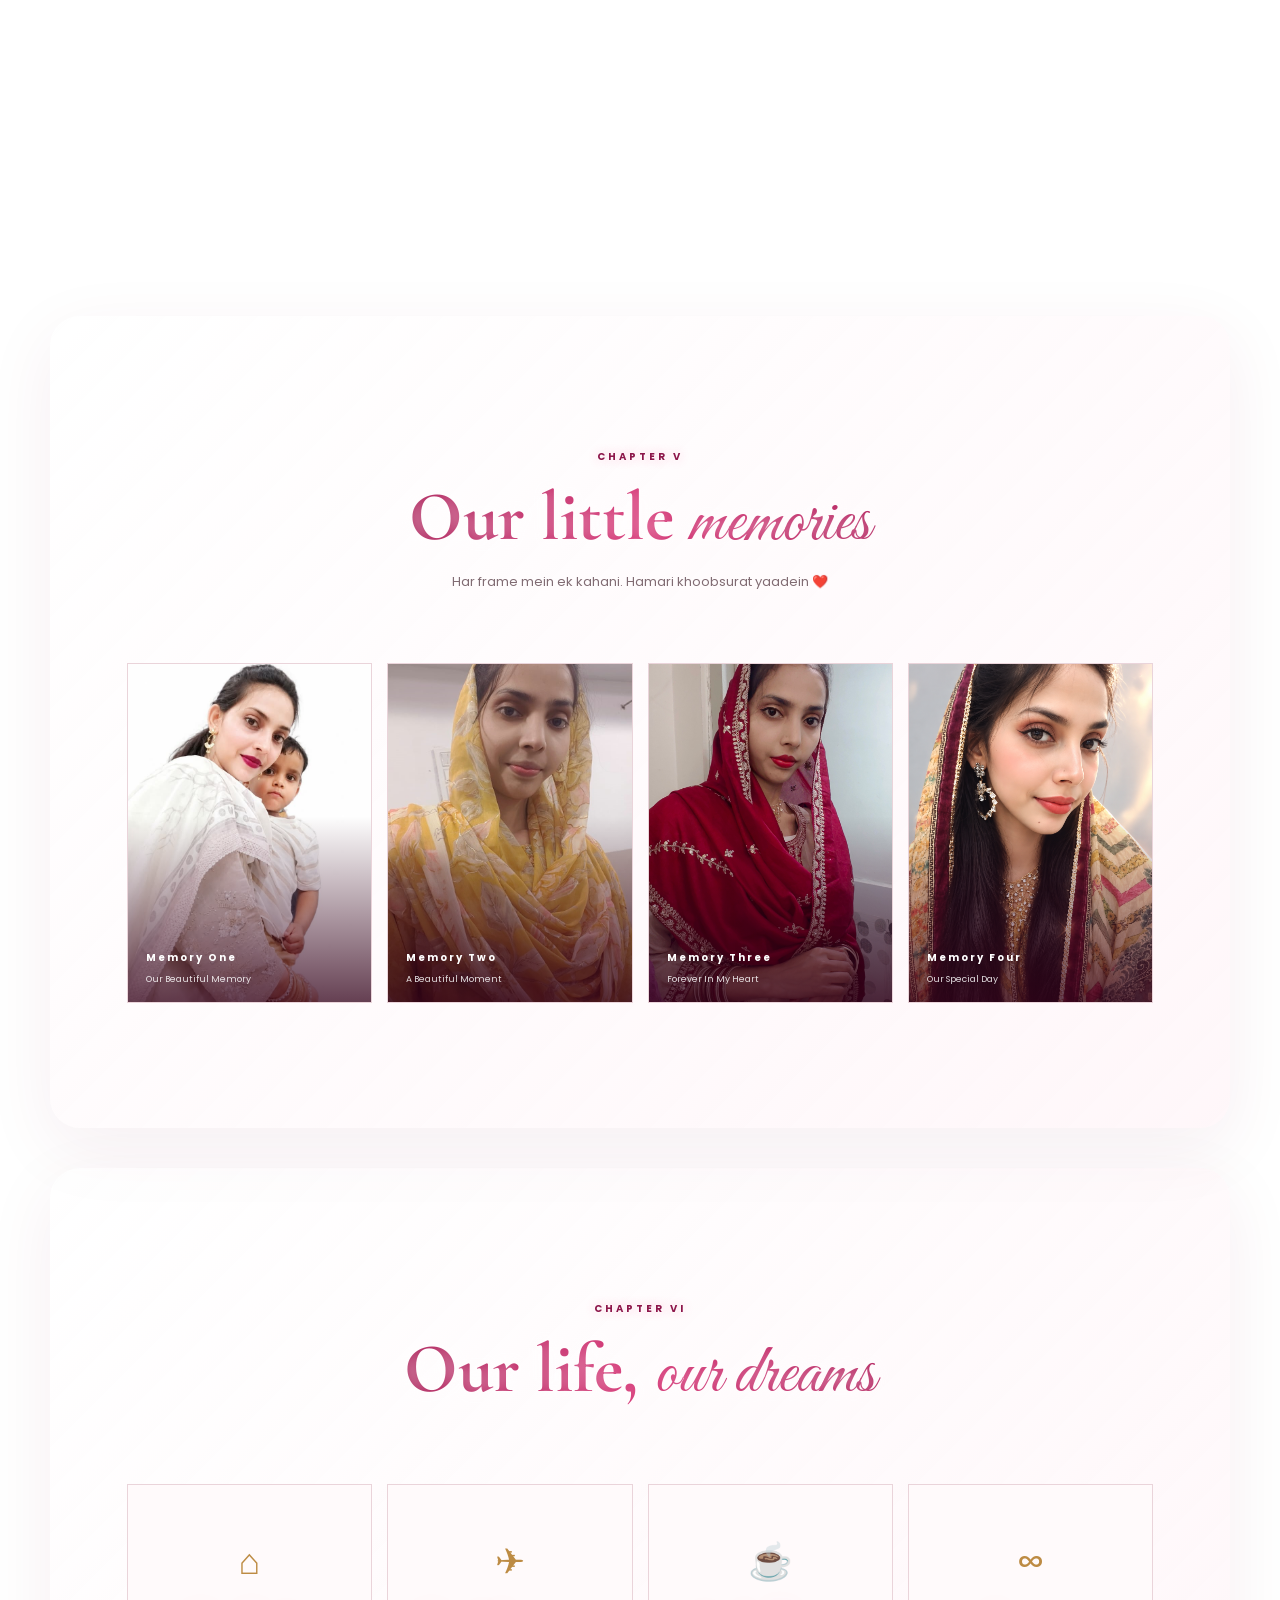
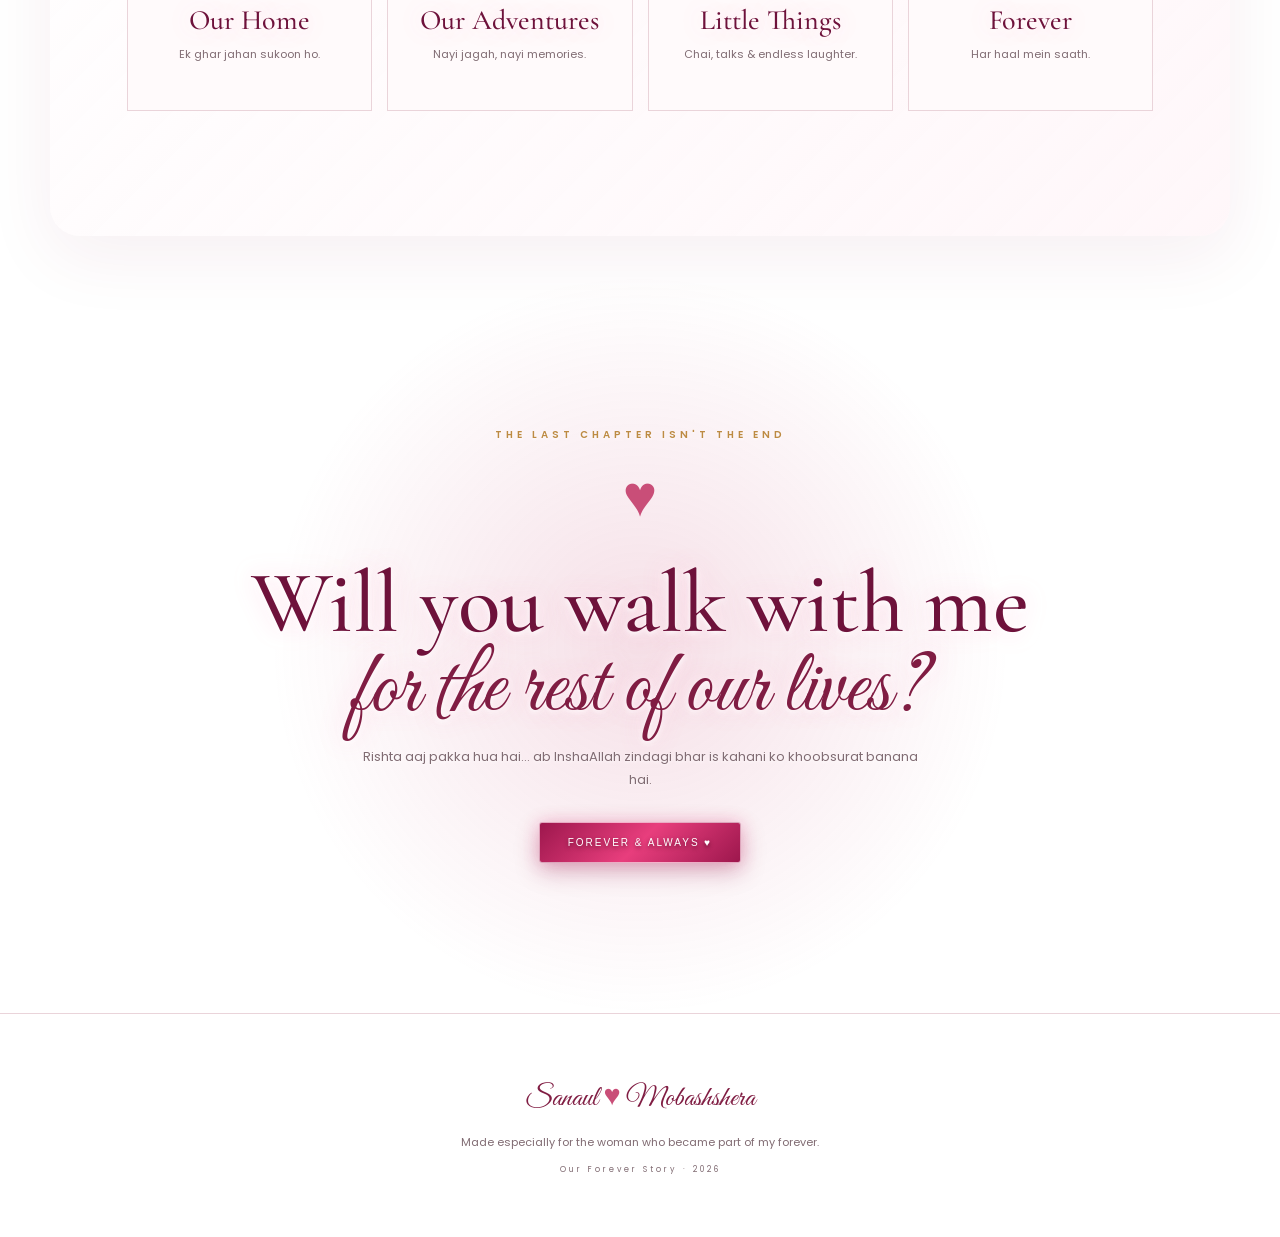
<file: chatting/sanaul/Our_Forever_Story_Premium (1)/index.html>
<!DOCTYPE html>
<html lang="en">
<head>
<meta charset="UTF-8">
<meta name="viewport" content="width=device-width,initial-scale=1.0">
<title>Our Forever Story ❤️</title>
<link rel="preconnect" href="https://fonts.googleapis.com">
<link rel="preconnect" href="https://fonts.gstatic.com" crossorigin>
<link href="https://fonts.googleapis.com/css2?family=Cormorant+Garamond:wght@400;500;600;700&family=Great+Vibes&family=Poppins:wght@300;400;500;600&display=swap" rel="stylesheet">
<link rel="stylesheet" href="style.css">
</head>
<body>

<div class="romantic-particles">
    <span></span>
    <span></span>
    <span></span>
    <span></span>
    <span></span>
    <span></span>
    <span></span>
    <span></span>
</div>
<div id="loader"><div class="loader-ring">💍</div><p>Loading our story...</p></div>
<div class="cursor-heart">♥</div>
<div id="particles"></div>
<header style="position: relative; z-index: 999999 !important; pointer-events: auto !important;">
    <a href="#home" class="logo">Sanaul <span>❤</span> Mobashshera</a>
    
    <!-- Direct Dynamic Menu Container list -->
    <nav id="menuList" style="z-index: 999998 !important;">
        <a href="#home">Home</a>
        <a href="#story">Story</a>
        <a href="#letter">Letter</a>
        <a href="#gallery">Memories</a>
        <a href="#forever">Forever</a>
        <a href="Mobasshera_Love_Letters/index.html">OtherPage</a>
        <a href="../index.html">Back to home</a>
    </nav>

    <!-- Is button par humne direct bina kisi script file ke automatic open-close logic laga diya hai -->
    <button class="mobile-menu-toggle" aria-label="Toggle Menu" 
            style="position: relative !important; z-index: 1000000 !important; pointer-events: auto !important; cursor: pointer !important; display: block;"
            onclick="event.preventDefault(); event.stopPropagation(); var m = document.getElementById('menuList'); if(m.style.display === 'flex'){ m.style.setProperty('display', 'none', 'important'); } else { m.style.setProperty('display', 'flex', 'important'); }">
        <svg width="24" height="24" viewBox="0 0 24 24" fill="none" stroke="currentColor" stroke-width="2" stroke-linecap="round" stroke-linejoin="round" style="pointer-events: none;">
            <line x1="4" x2="20" y1="12" y2="12"/>
            <line x1="4" x2="20" y1="6" y2="6"/>
            <line x1="4" x2="20" y1="18" y2="18"/>
        </svg>
    </button>

    <button id="theme" aria-label="theme"></button>
</header>




<main>
<section id="home" class="hero">
<div class="hero-orbit orbit1"></div><div class="hero-orbit orbit2"></div>
<div class="hero-content">
<p class="overline">A DIGITAL GIFT • MADE WITH LOVE</p>
<div class="tiny-heart">♡</div>
<h1>Our <em>Forever</em><br>Story</h1>
<p class="urdu">ایک خوبصورت آغاز، ایک خوبصورت سفر، ایک ساتھ</p>
<p class="intro">“Ek kahani jo pehle meri thi… ab hamari hai.”</p>
<div class="couple">Sanaul <b>♥</b> Mobashshera</div>
<p class="date">✦ The beginning of our forever ✦</p>
<a href="#story" class="gold-btn">Discover Our Story <span>↓</span></a>
</div>
<div class="hero-bottom">SCROLL TO EXPLORE</div>
</section>

<section id="story" class="story section">
<div class="heading"><span>CHAPTER I</span><h2>How <i>our</i> story began</h2><p>Some moments are ordinary until they become memories.</p></div>
<div class="story-grid">




<div class="story-image frame romantic-photo">

    <img src="image/IMG-20261006-WA0002.jpg" alt="My Fiancée">

    <div class="photo-overlay"></div>

    <!-- MANY FLYING HEARTS -->
    <div class="heart-particles">
        <span>♥</span>
        <span>♥</span>
        <span>♥</span>
        <span>♥</span>
        <span>♥</span>
        <span>♥</span>
        <span>♥</span>
        <span>♥</span>
        <span>♥</span>
        <span>♥</span>
        <span>♥</span>
        <span>♥</span>
        <span>♥</span>
        <span>♥</span>
        <span>♥</span>
        <span>♥</span>
        <span>♥</span>
        <span>♥</span>
        <span>♥</span>
        <span>♥</span>
        <span>♥</span>
        <span>♥</span>
        <span>♥</span>
        <span>♥</span>
        <span>♥</span>
        <span>♥</span>
    </div>

    <!-- Sparkles -->
    <div class="photo-sparkles">
        <i>✦</i>
        <i>✦</i>
        <i>✧</i>
        <i>✦</i>
        <i>✧</i>
    </div>

    <div class="photo-caption">
        <small>MY BEAUTIFUL</small>
        <h3>Fiancée ❤️</h3>
        <p>You are the most beautiful part of my life...</p>
    </div>

</div>

</div>

<div class="story-text">
<span class="chapter">01 — THE BEGINNING</span>
<h3>Ek chhoti si baat,<br><i>ek bada safar.</i></h3>
<p>Kabhi kabhi zindagi ka sabse khoobsurat chapter bina kisi announcement ke shuru hota hai. Hamari kahani bhi ek aise hi pal se shuru hui.</p>
<p>Phir baaton ne yaadon ka roop liya, aur yaadon ne ek aise rishte ka… jise hum aaj dil se apna kehte hain.</p>
<div class="quote">“Tum meri zindagi ka woh hissa ho jise main kabhi ending nahi dena chahta.”</div>
</div>
</div>
</section>

<section class="engagement section">
<div class="heading"><span>CHAPTER II</span><h2>The day it became <i>official</i></h2></div>
<div class="engagement-card">
<div class="ring-display">💍</div>
<div><span class="chapter">OUR SPECIAL DAY</span><h3>Rishta Pakka · Rasm</h3><p>Woh din jab hamare kal ko ek naam mila. Aaj se hamari kahani sirf sapna nahi — ek wada hai.</p><div class="date-line"><span>♥</span> 2026 <span>♥</span></div></div>
</div>
</section>

<section id="letter" class="letter section">
<div class="heading"><span>CHAPTER III</span><h2>A letter, <i>just for you</i></h2><p>Click the envelope. Kuch baatein sirf dil se padhi jaati hain.</p></div>
<div class="envelope-area">
<button id="envelope" class="envelope">
<div class="paper"><small>FOR MY FUTURE WIFE</small><strong>Mobashshera</strong><i>with love, Sanaul</i></div>
<div class="flap"></div><div class="front"></div><div class="seal">♥</div>
</button>
</div>
</section>

<section class="reasons section">
<div class="heading"><span>CHAPTER IV</span><h2>Things I <i>love</i> about you</h2></div>
<div class="reason-grid">
<article><span>01</span><b>YOUR SMILE</b><p>Ek muskurahat jo mere din ko behtar kar deti hai.</p></article>
<article><span>02</span><b>YOUR HEART</b><p>Tumhari care aur tumhari simplicity mujhe bahut pasand hai.</p></article>
<article><span>03</span><b>YOUR PRESENCE</b><p>Tumhara hona hi kabhi kabhi sabse beautiful feeling hai.</p></article>
<article><span>04</span><b>YOUR FUTURE</b><p>Sabse zyada khushi is baat ki hai ke future mein “hum” hai.</p></article>
</div>
</section>


<section id="gallery" class="gallery-section section">

    <div class="heading">
        <span>CHAPTER V</span>
        <h2>Our little <i>memories</i></h2>
        <p>Har frame mein ek kahani. Hamari khoobsurat yaadein ❤️</p>
    </div>

    <div class="gallery">

        <label>
            <input type="file" accept="image/*">

            <div class="photo">
                <img src="image/IMG-20261006-WA0002.jpg" alt="Memory One">
                <b>Memory One</b>
                <small>Our Beautiful Memory</small>
            </div>
        </label>


        <label>
            <input type="file" accept="image/*">

            <div class="photo">
                <img src="image/mo.jpg" alt="Memory Two">
                <b>Memory Two</b>
                <small>A Beautiful Moment</small>
            </div>
        </label>


        <label>
            <input type="file" accept="image/*">

            <div class="photo">
                <img src="image/mobas.jpg" alt="Memory Three">
                <b>Memory Three</b>
                <small>Forever In My Heart</small>
            </div>
        </label>


        <label>
            <input type="file" accept="image/*">

            <div class="photo">
                <img src="image/ChatGPT Image Sep 27, 2026, 11_11_48 PM.png" alt="Memory Four">
                <b>Memory Four</b>
                <small>Our Special Day</small>
            </div>
        </label>

    </div>

</section>

<section class="future section">
<div class="heading"><span>CHAPTER VI</span><h2>Our life, <i>our dreams</i></h2></div>
<div class="dreams">
<div><span>⌂</span><h3>Our Home</h3><p>Ek ghar jahan sukoon ho.</p></div>
<div><span>✈</span><h3>Our Adventures</h3><p>Nayi jagah, nayi memories.</p></div>
<div><span>☕</span><h3>Little Things</h3><p>Chai, talks & endless laughter.</p></div>
<div><span>∞</span><h3>Forever</h3><p>Har haal mein saath.</p></div>
</div>
</section>

<section id="forever" class="final">
<div class="final-inner">
<p class="overline">THE LAST CHAPTER ISN'T THE END</p>
<div class="heart">♥</div>
<h2>Will you walk with me<br><i>for the rest of our lives?</i></h2>
<p>Rishta aaj pakka hua hai… ab InshaAllah zindagi bhar is kahani ko khoobsurat banana hai.</p>
<button id="foreverBtn" class="gold-btn">Forever & Always ♥</button>
</div>
</section>
</main>

<footer><div class="logo">Sanaul <span>♥</span> Mobashshera</div><p>Made especially for the woman who became part of my forever.</p><small>Our Forever Story · 2026</small></footer>

<div id="letterModal" class="modal"><div class="modal-box"><button class="close">×</button><span class="overline">FROM MY HEART</span><h2>My Dear Mobashshera,</h2><p>Shayad har feeling ko lafzon mein bayan karna mumkin nahi hota. Lekin aaj main itna zaroor kehna chahta hoon ke tumhara meri zindagi mein aana mere liye ek bahut khoobsurat tohfa hai.</p><p>Hamari rasm ke baad dil mein ek ajeeb si khushi hai — ek ehsaas ke ab hum apne kal ke sapne saath dekh sakte hain.</p><p>Main perfect hone ka wada nahi karta, lekin tumhari izzat karne, tumhara saath nibhane aur har mushkil mein tumhare saath khade rehne ki poori koshish ka wada karta hoon.</p><div class="signature">Tumhara,<br>Sanaul ♥</div></div></div>
<div id="foreverModal" class="modal"><div class="modal-box final-modal"><button class="close">×</button><div class="big-heart">♥</div><span class="overline">ONE LAST THING</span><h2>MMobashshera Khatoon</h2><p class="big-question">“Kya tum mere saath is poori zindagi ka safar chalogi?”</p><p>From this moment to forever — InshaAllah. ❤️</p><button id="yes" class="gold-btn">YES, FOREVER ♥</button></div></div>
<script src="script.js"></script>
</body>
</html>
</file>
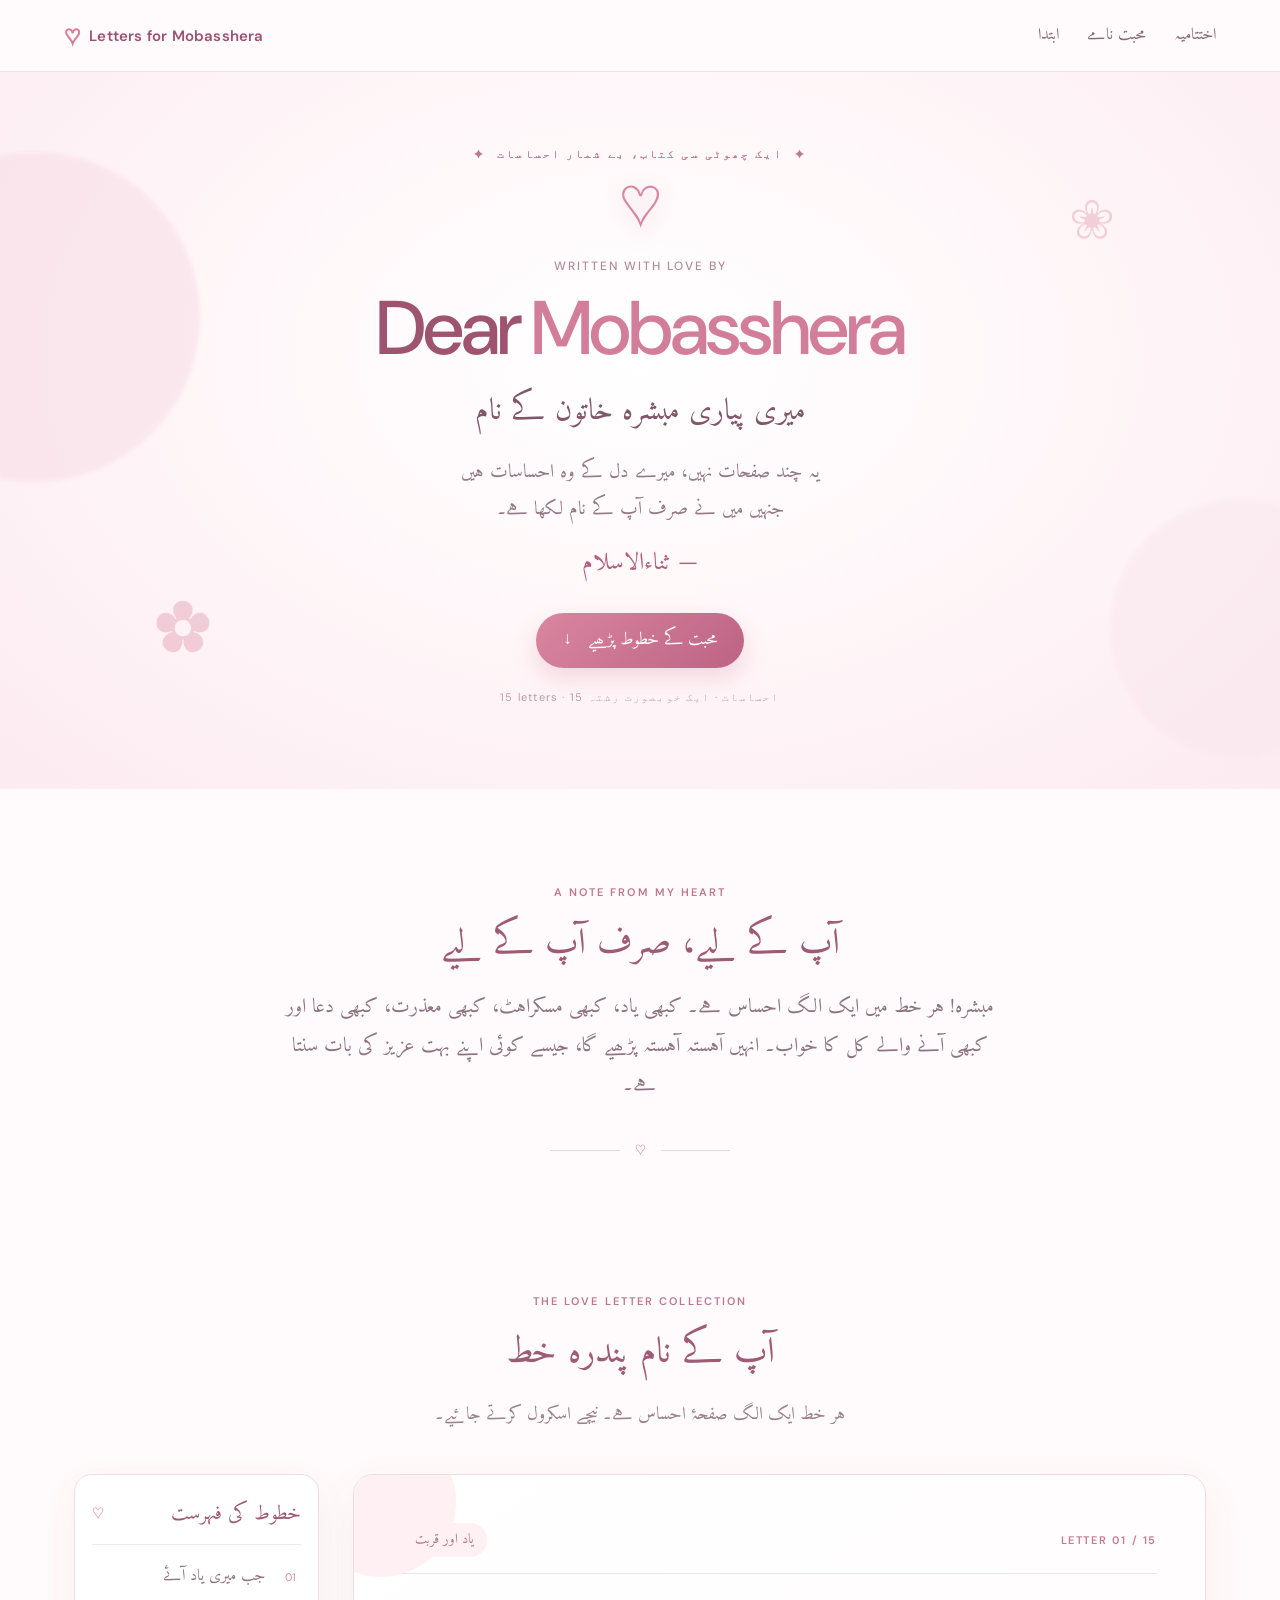
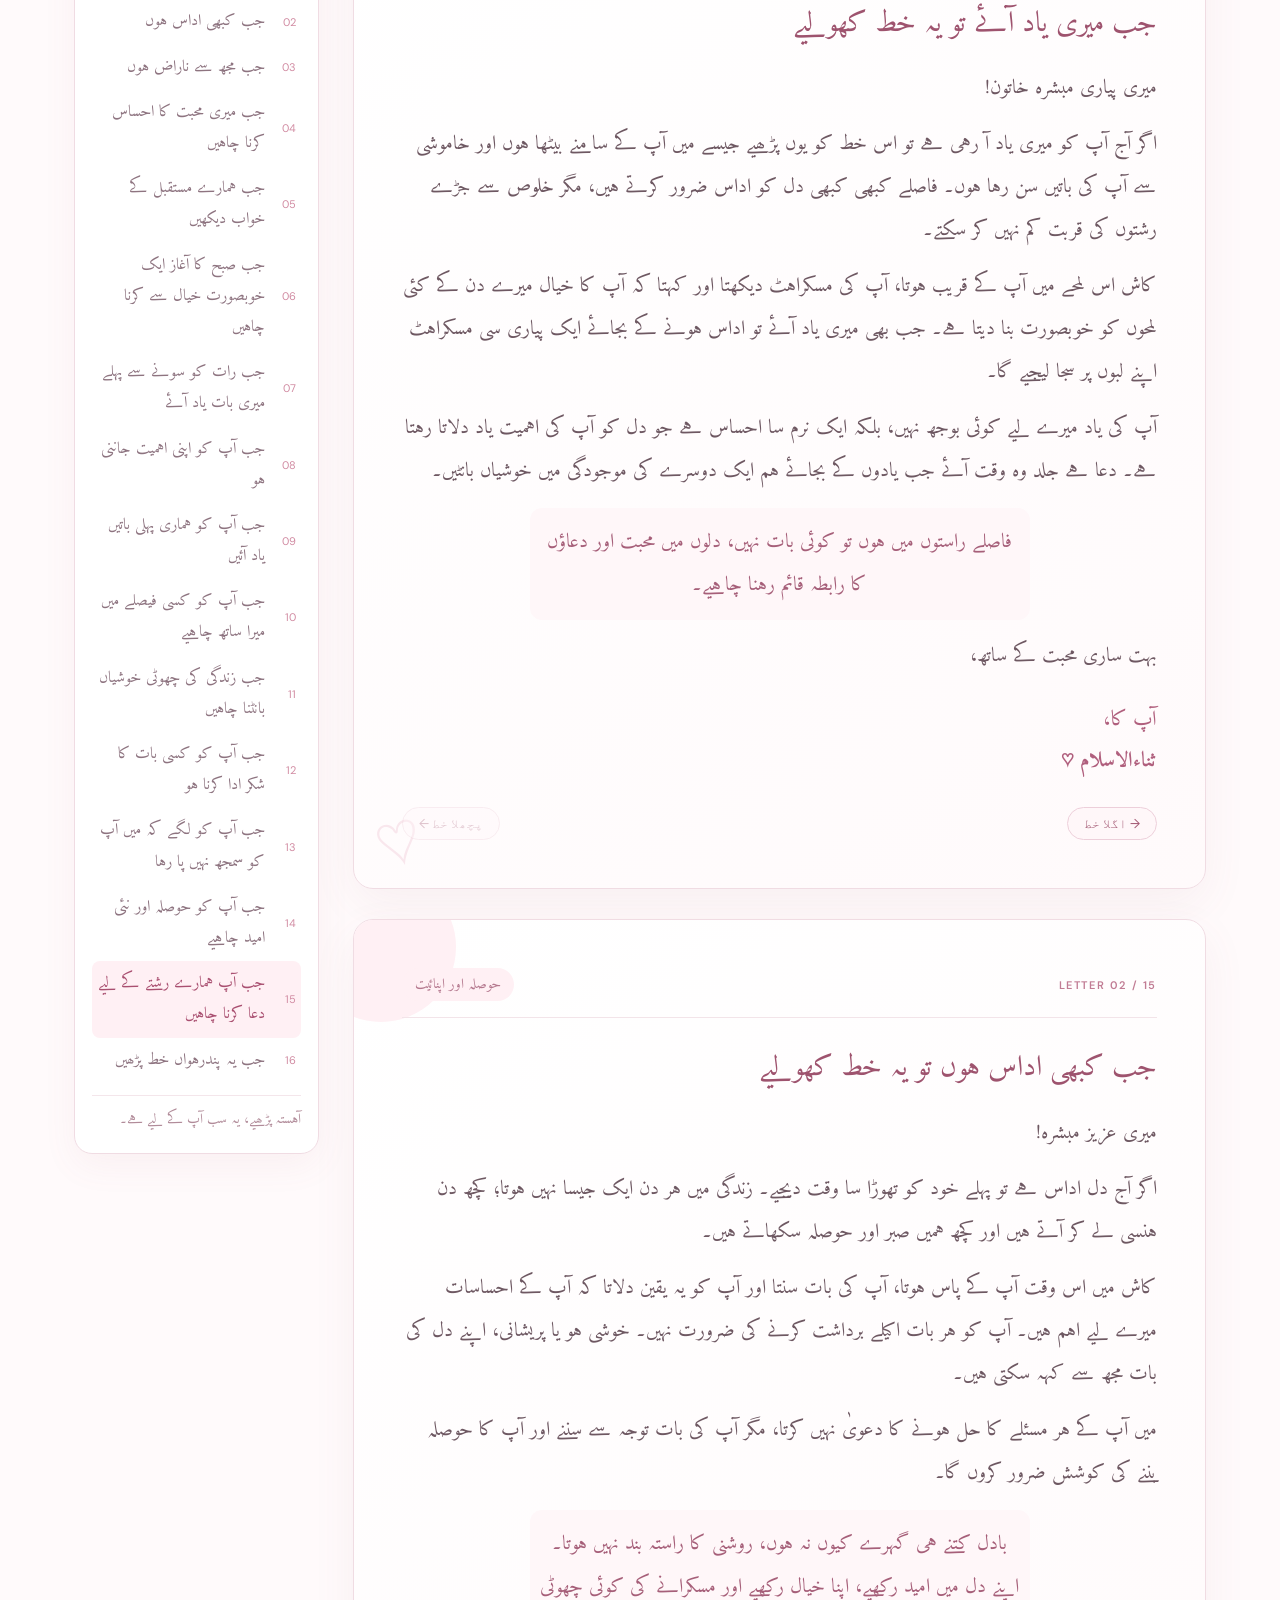
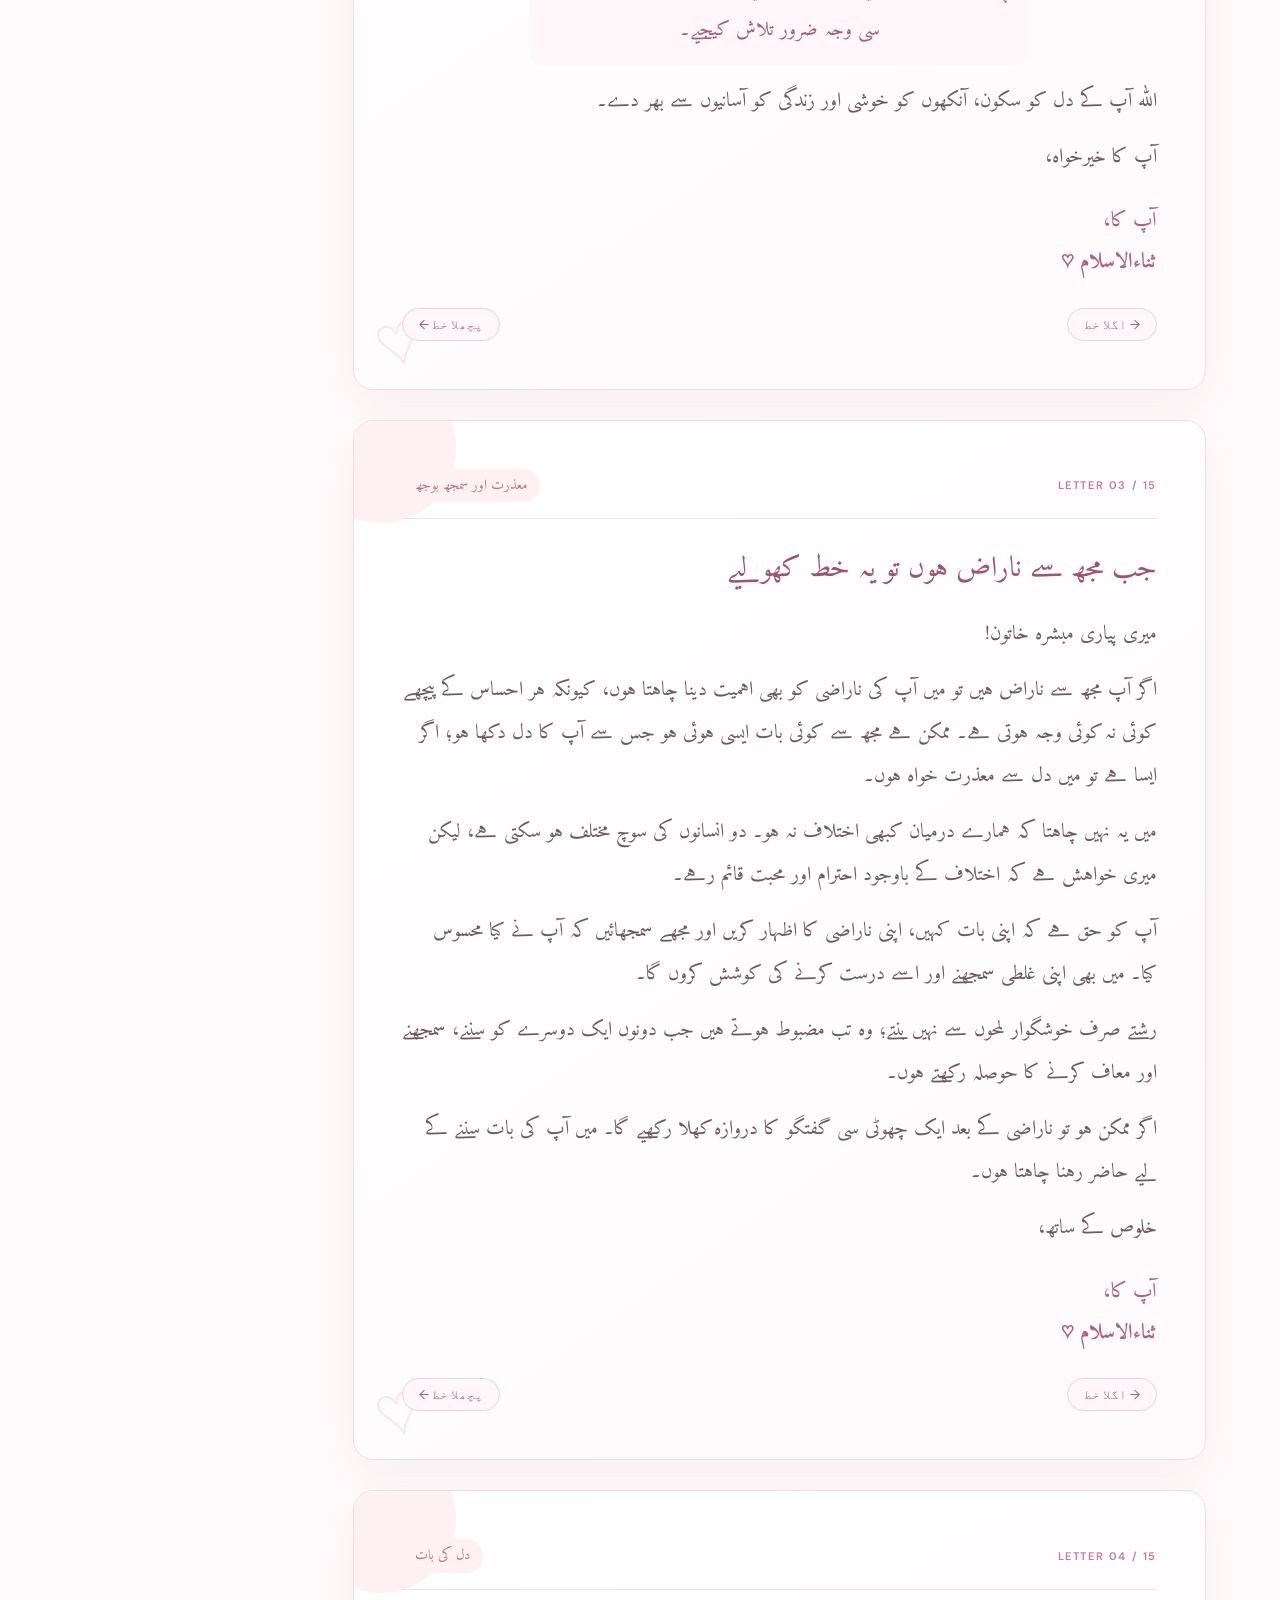
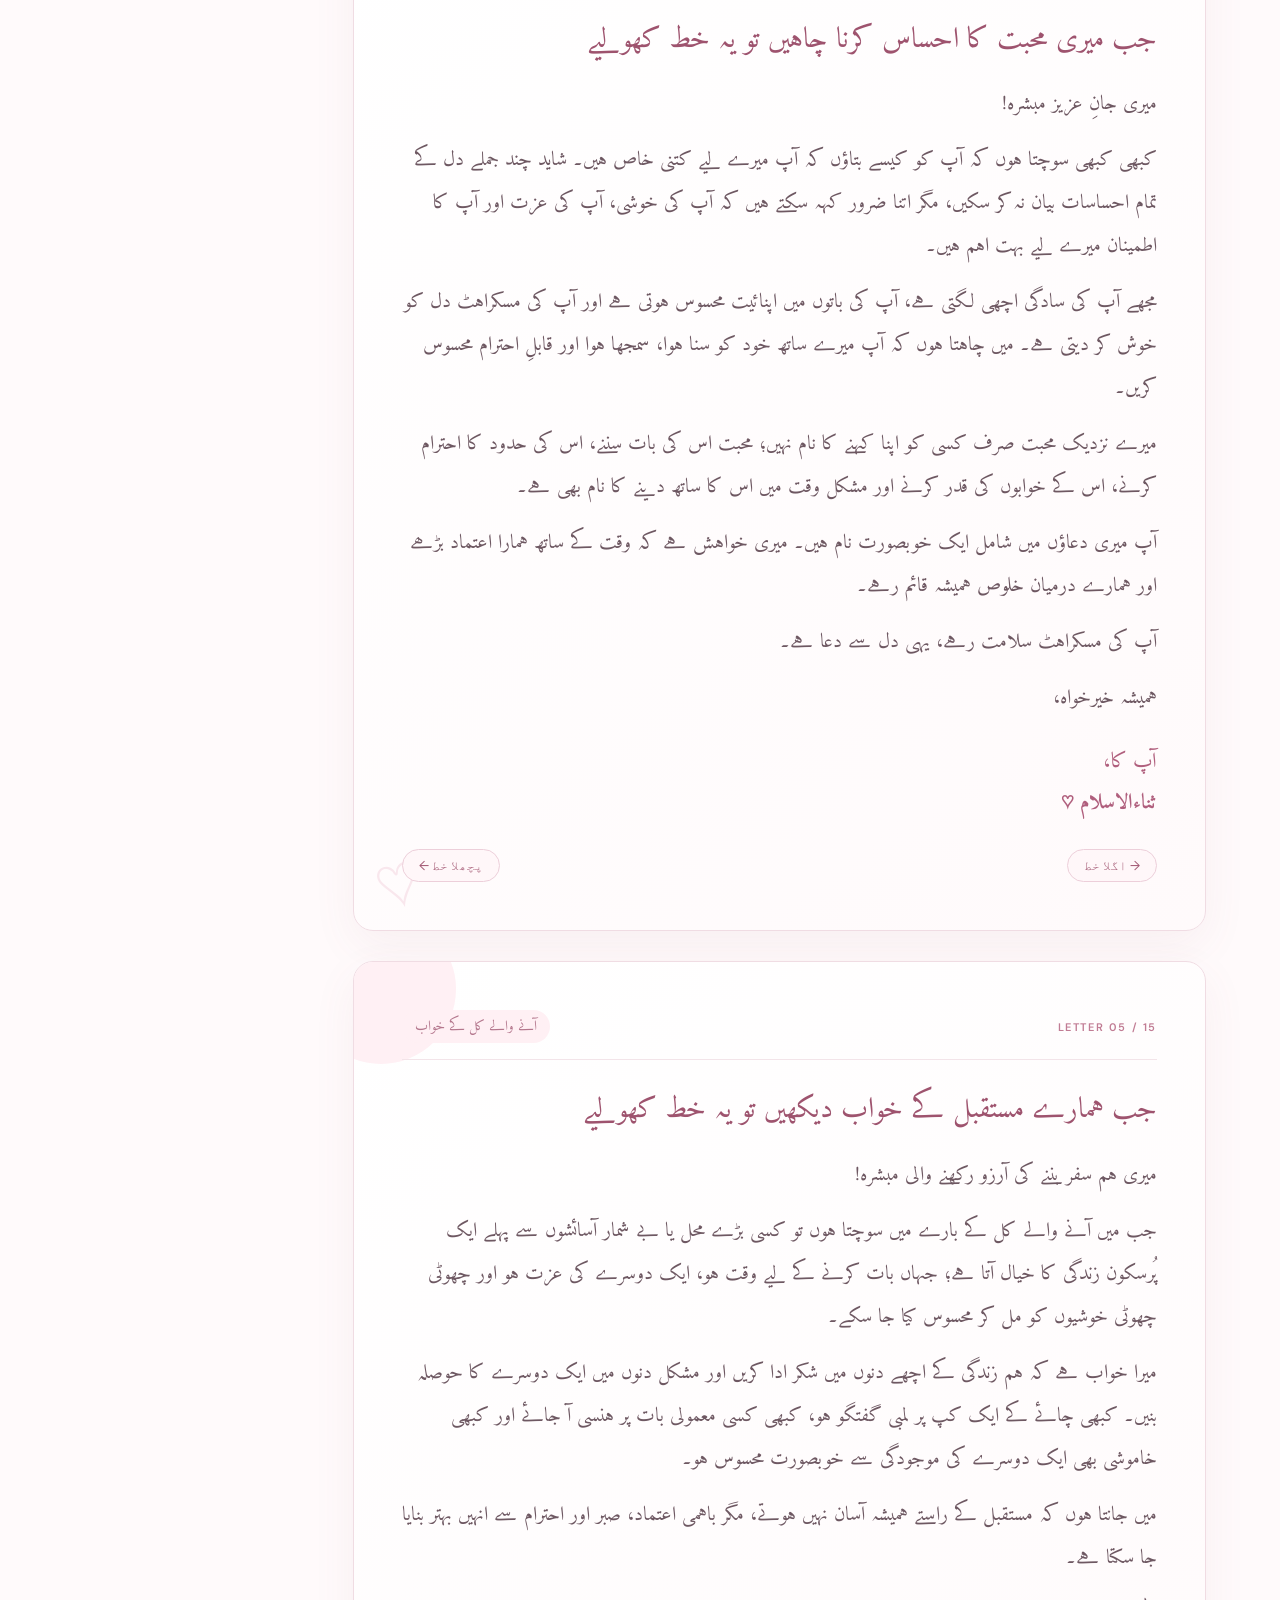
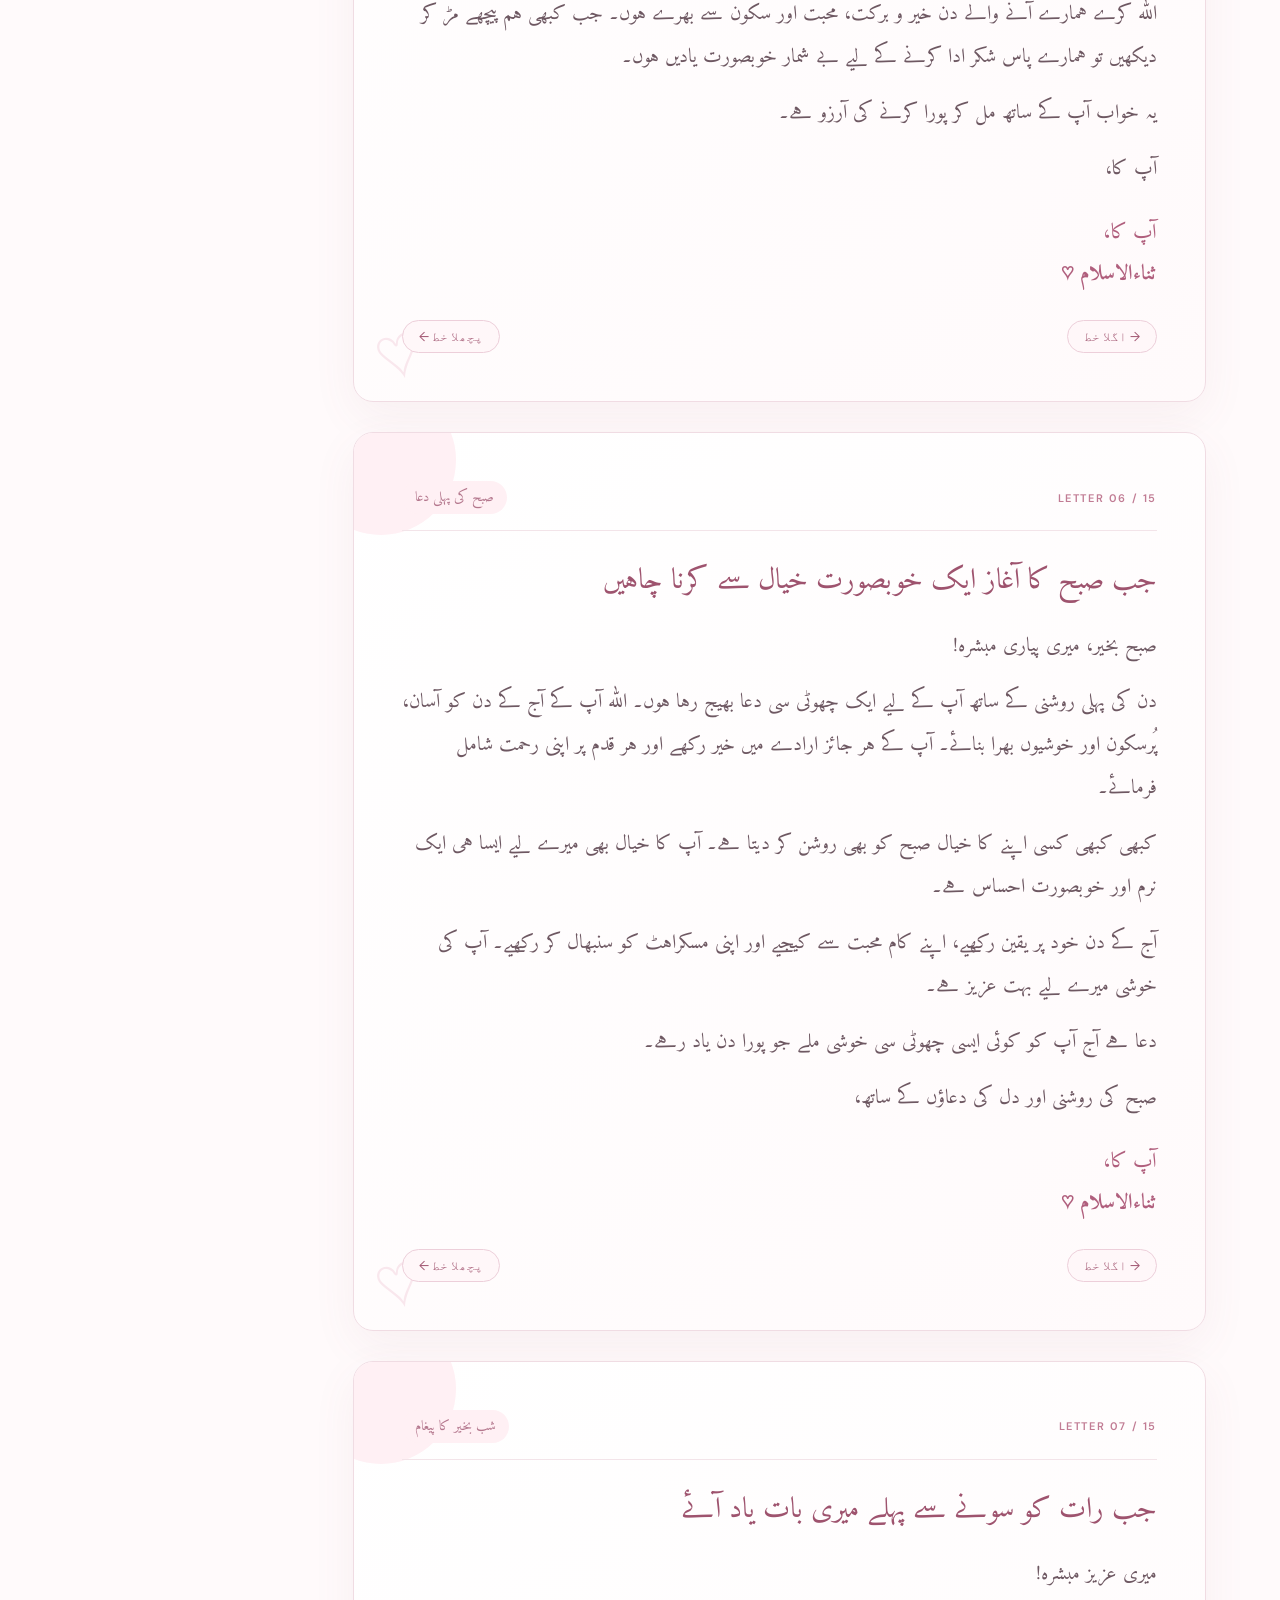
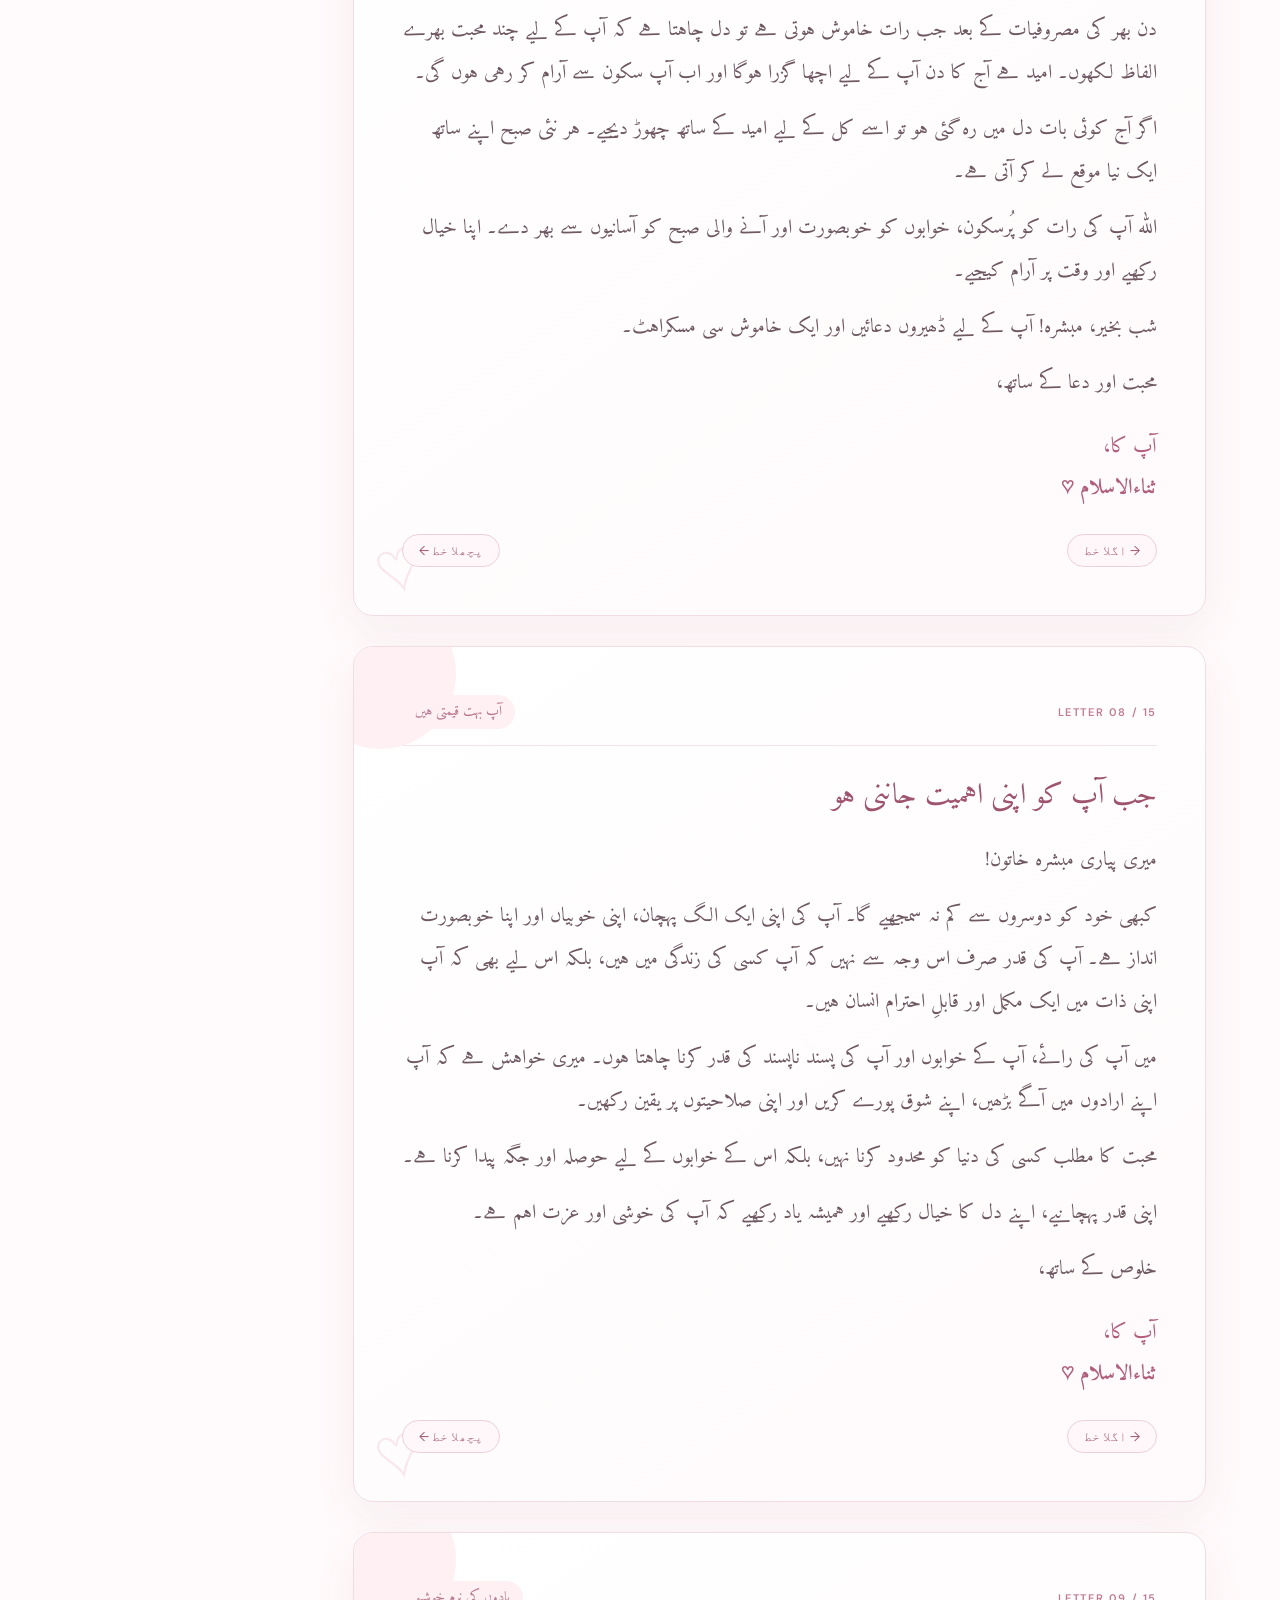
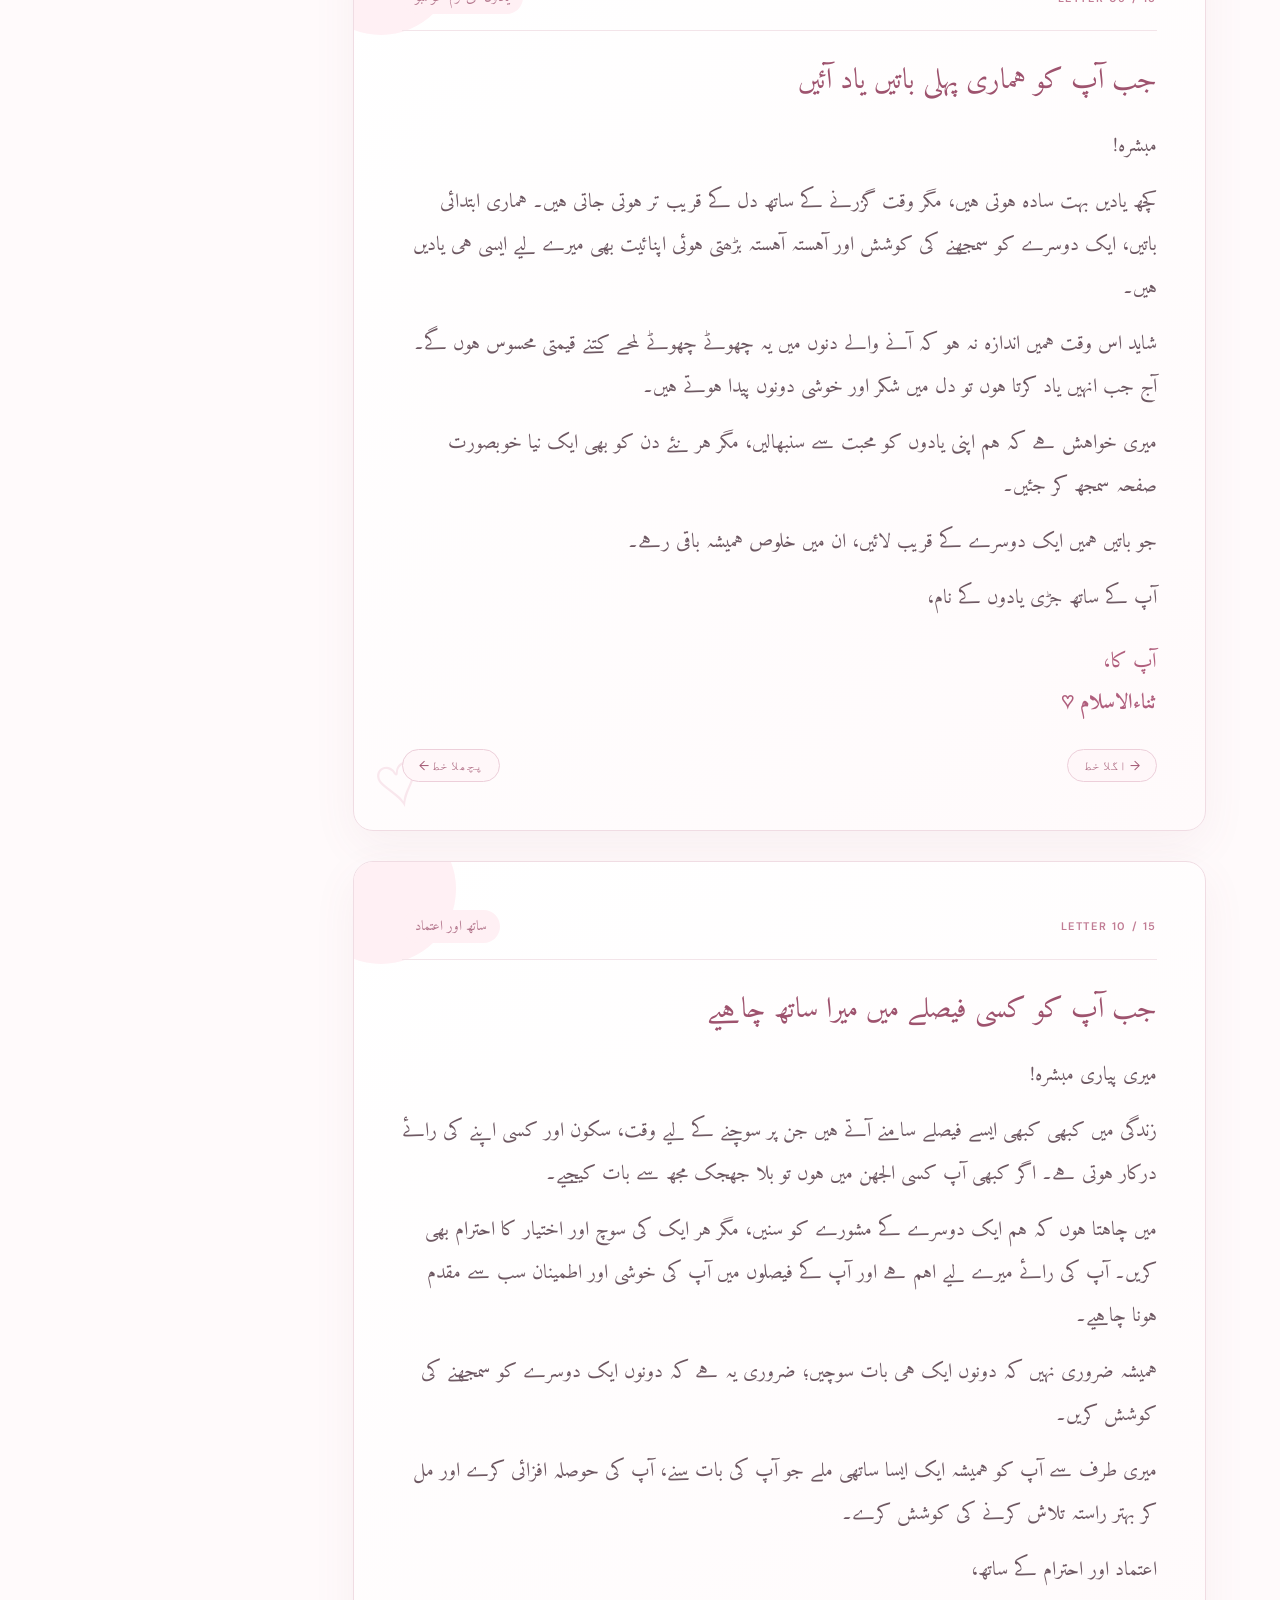
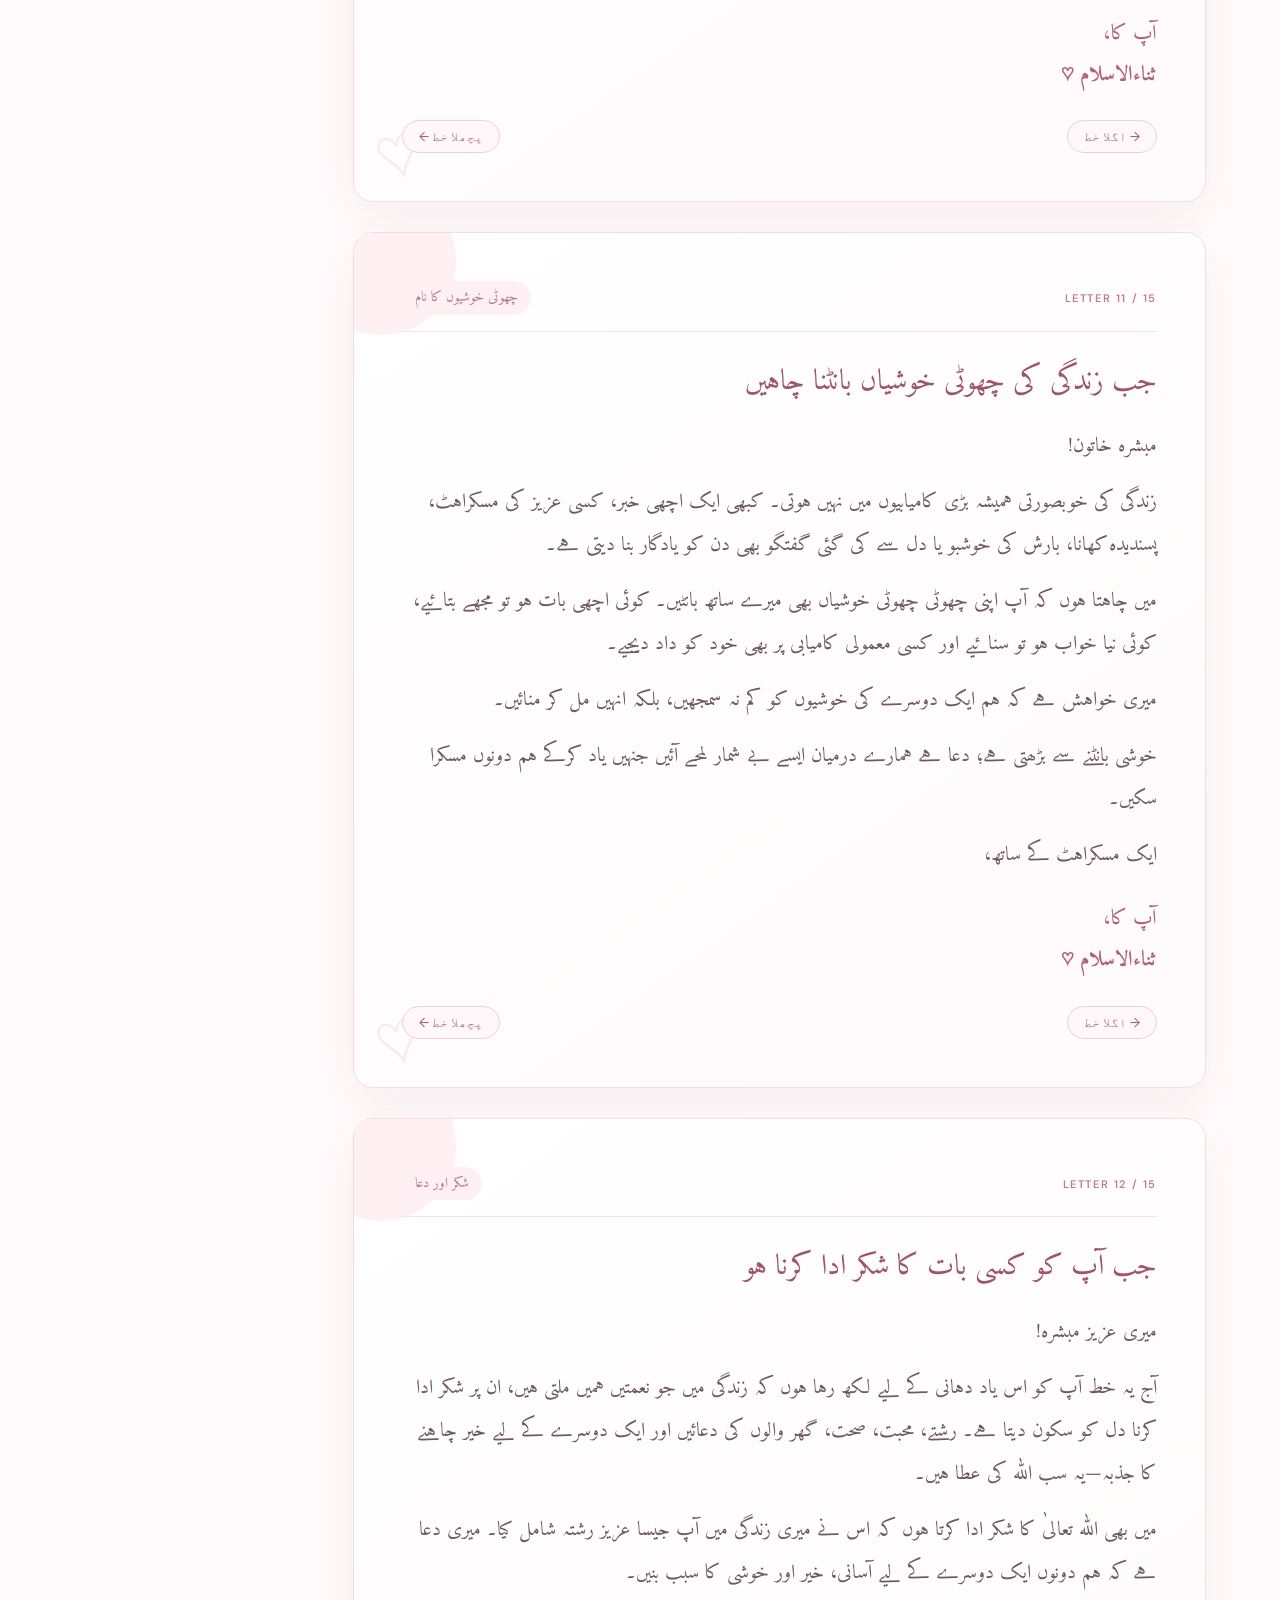
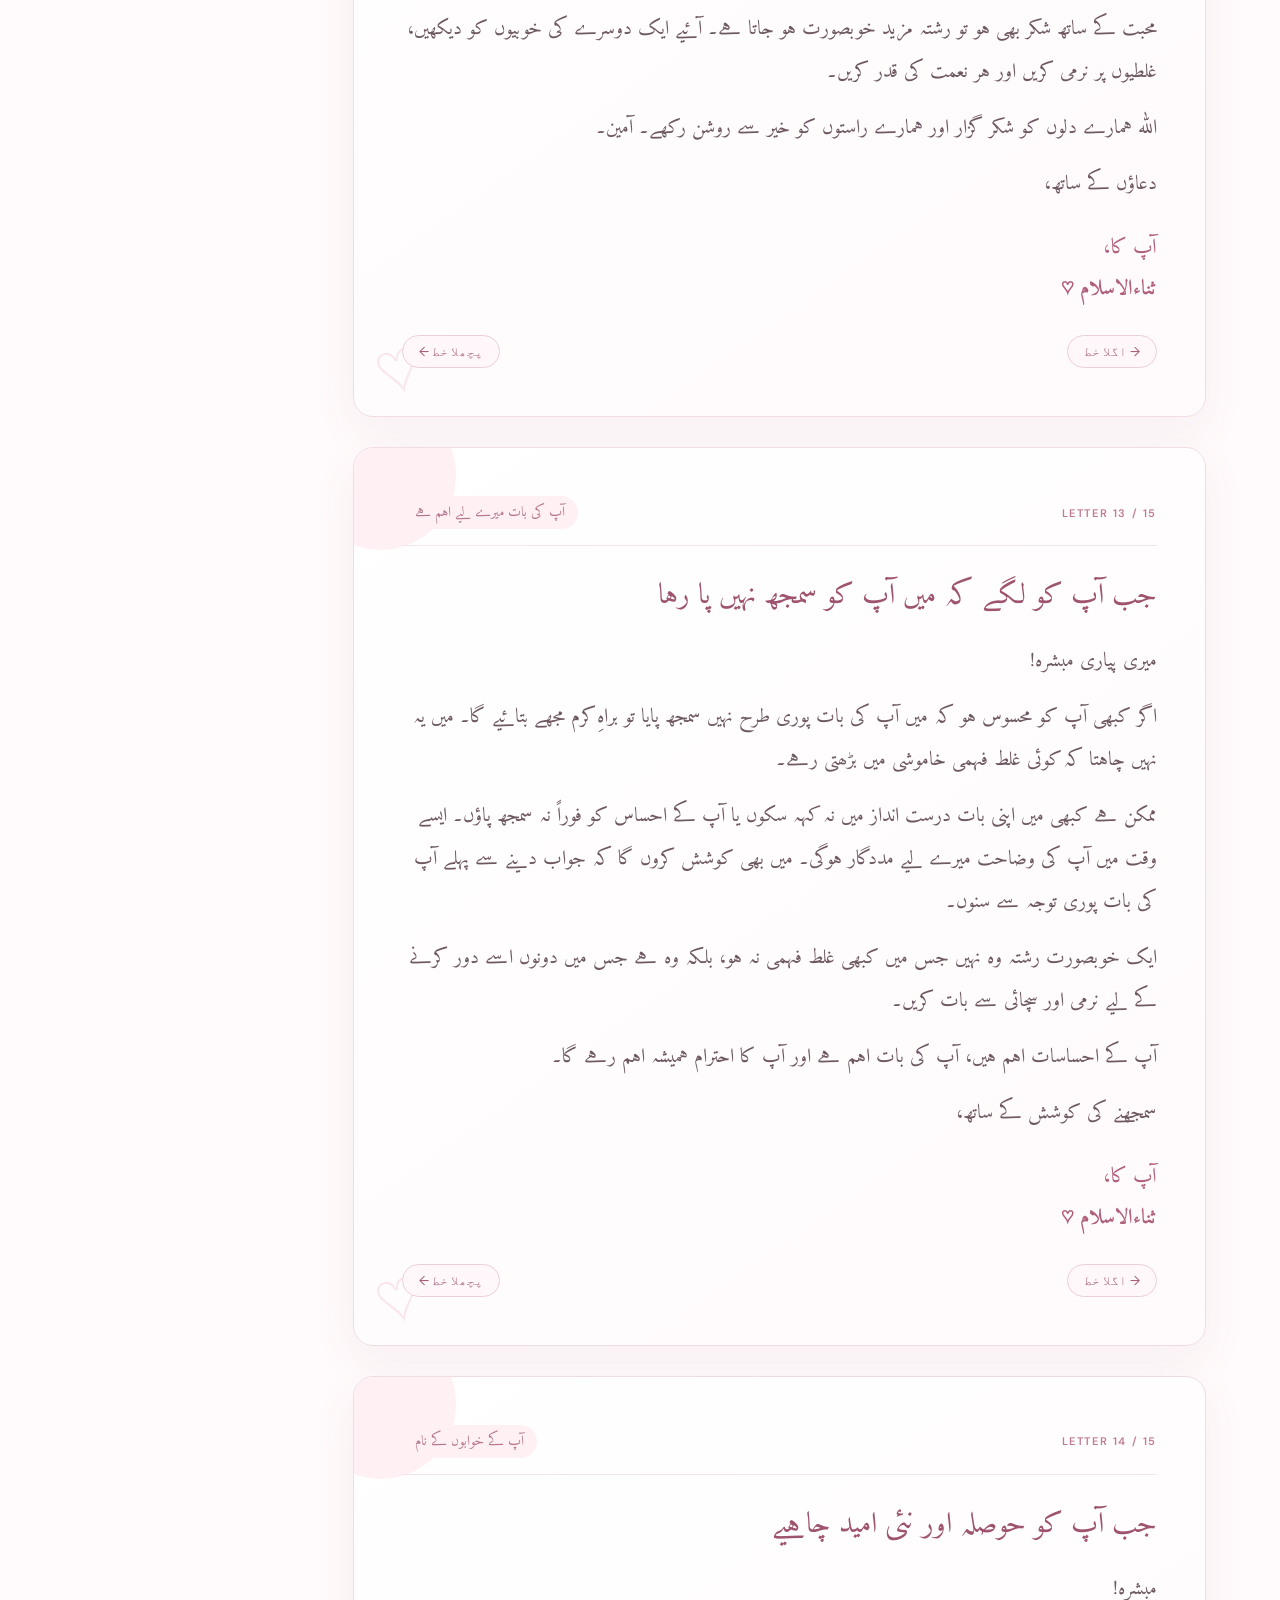
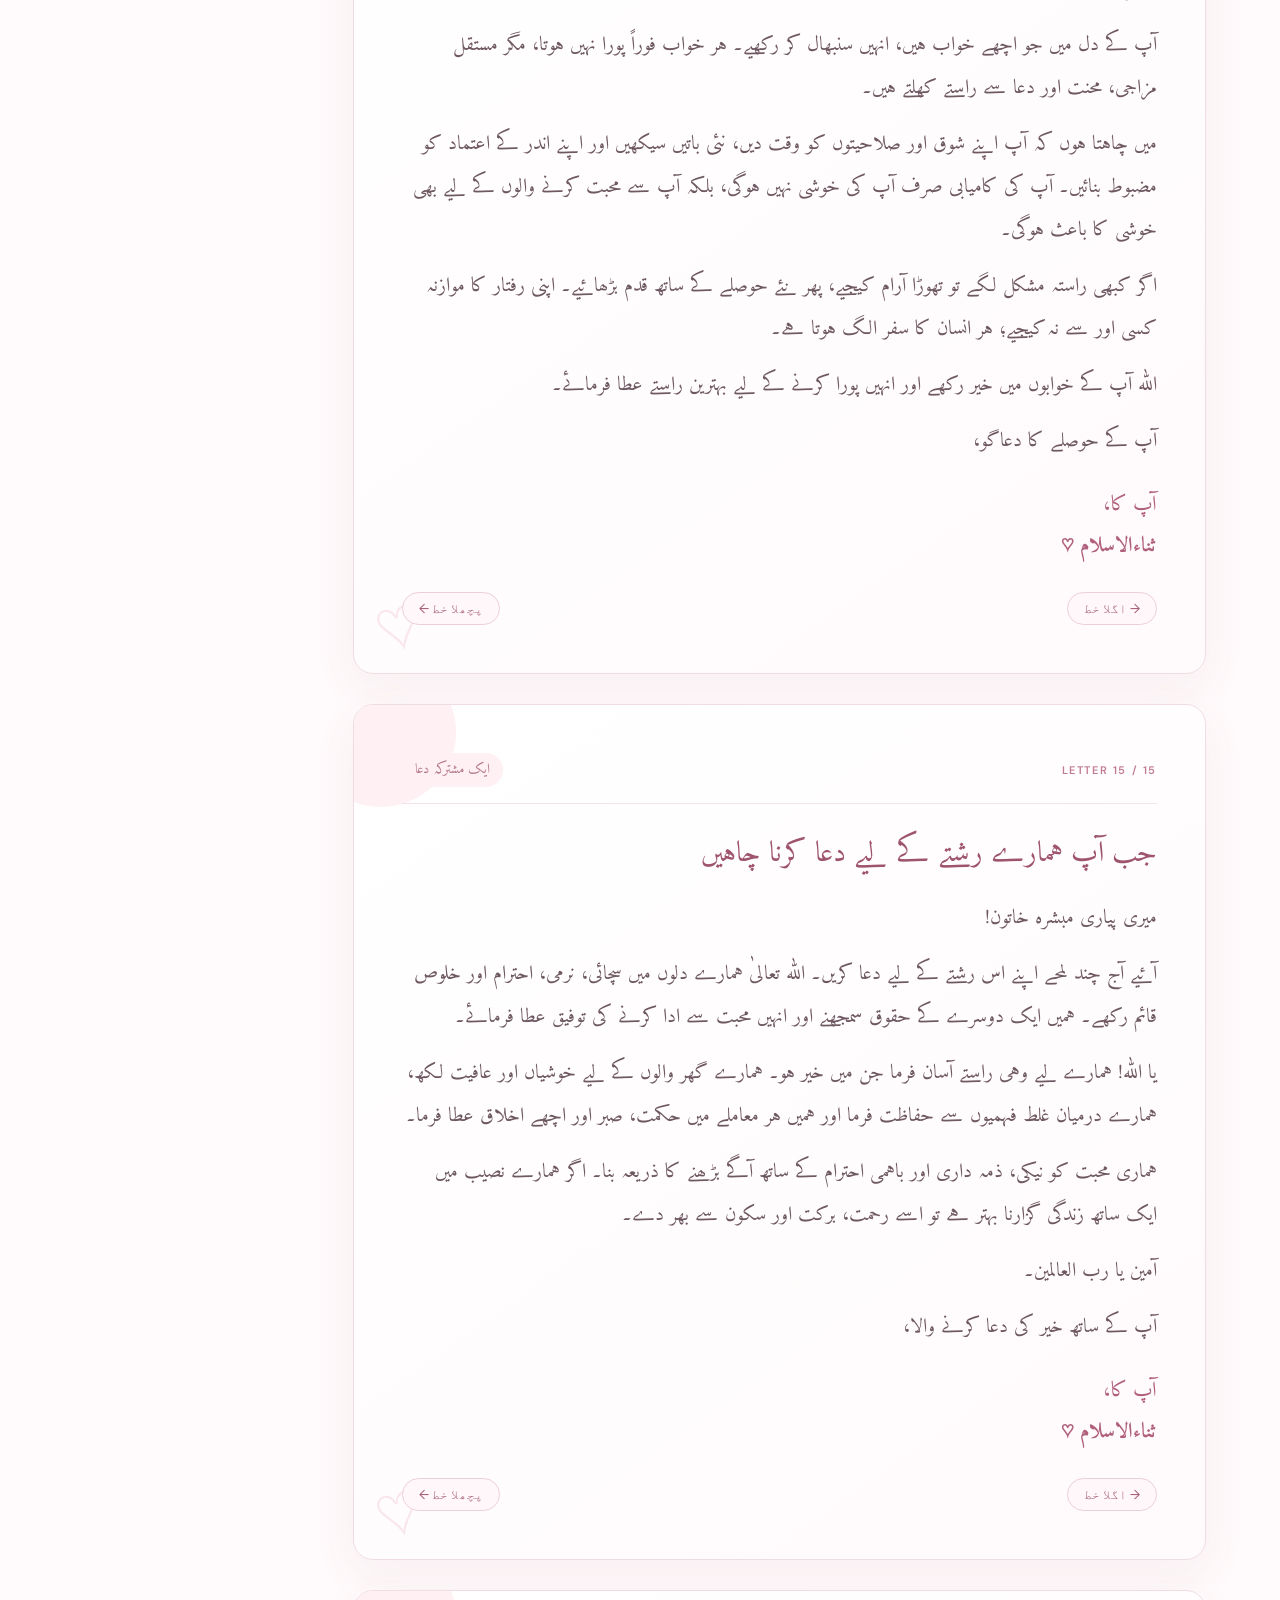
<file: chatting/sanaul/Our_Forever_Story_Premium (1)/Mobasshera_Love_Letters/index.html>
<!DOCTYPE html>
<html lang="ur" dir="rtl">
<head>
  <meta charset="UTF-8">
  <meta name="viewport" content="width=device-width, initial-scale=1.0">
  <meta name="theme-color" content="#fff4f7">
  <meta name="description" content="A little book of love, written by Sanaul Islam for Mobasshera Khatoon.">
  <title>Letters for Mobasshera | Sanaul Islam</title>
  <link rel="preconnect" href="https://fonts.googleapis.com">
  <link rel="preconnect" href="https://fonts.gstatic.com" crossorigin>
  <link href="https://fonts.googleapis.com/css2?family=Amiri:wght@400;700&family=DM+Sans:wght@400;500;600;700&display=swap" rel="stylesheet">
  <link rel="stylesheet" href="style.css">
</head>
<body>
  <div class="reading-progress" id="readingProgress"></div>
  <header class="topbar">
    <a class="brand" href="#home" aria-label="Home"><span class="brand-heart">♡</span><span>Letters for Mobasshera</span></a>
    <button class="menu-toggle" id="menuToggle" aria-label="Open letters menu" aria-expanded="false">☰</button>
    <nav class="topnav" id="topNav">
      <a href="#home">ابتدا</a>
      <a href="#letters">محبت نامے</a>
      <a href="#ending">اختتامیہ</a>
    </nav>
  </header>

  <main>
    <section class="hero" id="home">
      <div class="hero-glow glow-one"></div><div class="hero-glow glow-two"></div>
      <div class="hero-content">
        <div class="eyebrow"><span>✦</span> ایک چھوٹی سی کتاب، بے شمار احساسات <span>✦</span></div>
        <div class="hero-heart">♡</div>
        <p class="hero-kicker">Written with love by</p>
        <h1>Dear <span>Mobasshera</span></h1>
        <p class="hero-urdu">میری پیاری مبشرہ خاتون کے نام</p>
        <p class="hero-copy">یہ چند صفحات نہیں، میرے دل کے وہ احساسات ہیں<br>جنہیں میں نے صرف آپ کے نام لکھا ہے۔</p>
        <div class="signature">— ثناءالاسلام</div>
        <a class="primary-btn" href="#letters">محبت کے خطوط پڑھیے <span>↓</span></a>
        <div class="hero-note">15 letters · 15 احساسات · ایک خوبصورت رشتہ</div>
      </div>
      <div class="floating-flower flower-a">✿</div><div class="floating-flower flower-b">❀</div>
    </section>

    <section class="intro section-wrap">
      <p class="section-label">A NOTE FROM MY HEART</p>
      <h2>آپ کے لیے، صرف آپ کے لیے</h2>
      <p>مبشرہ! ہر خط میں ایک الگ احساس ہے۔ کبھی یاد، کبھی مسکراہٹ، کبھی معذرت، کبھی دعا اور کبھی آنے والے کل کا خواب۔ انہیں آہستہ آہستہ پڑھیے گا، جیسے کوئی اپنے بہت عزیز کی بات سنتا ہے۔</p>
      <div class="intro-divider"><span>♡</span></div>
    </section>

    <section class="letters-area section-wrap" id="letters">
      <div class="letters-heading">
        <p class="section-label">THE LOVE LETTER COLLECTION</p>
        <h2>آپ کے نام پندرہ خط</h2>
        <p>ہر خط ایک الگ صفحۂ احساس ہے۔ نیچے اسکرول کرتے جائیے۔</p>
      </div>
      <div class="letter-layout">
        <aside class="letter-index" aria-label="Letter list">
          <div class="index-title">خطوط کی فہرست <span>♡</span></div>
          <div id="letterIndex"></div>
          <div class="index-footer">آہستہ پڑھیے، یہ سب آپ کے لیے ہے۔</div>
        </aside>
        <div class="letters-list" id="letterList" aria-live="polite"></div>
      </div>
    </section>

    <section class="ending" id="ending">
      <div class="ending-inner">
        <div class="ending-flower">❀</div>
        <p class="section-label">UNTIL OUR NEXT PAGE</p>
        <h2>یہ داستان ابھی جاری ہے…</h2>
        <p>مبشرہ! میری خواہش ہے کہ زندگی کے آنے والے صفحات بھی ہم محبت، عزت، اعتماد اور خلوص کے ساتھ مل کر لکھیں۔</p>
        <div class="ending-quote">"آپ میری دعاؤں کا ایک خوبصورت جواب ہیں۔"</div>
        <div class="ending-names">Sanaul Islam <span>♡</span> Mobasshera Khatoon</div>
        <div class="ending-sign">ہمیشہ آپ کا،<br><strong>ثناءالاسلام</strong></div>
        <a href="#home" class="back-top">ابتدا پر واپس جائیے ↑</a>
      </div>
    </section>
  </main>
  <footer>Made with love <span>♡</span> by Sanaul Islam</footer>
  <script src="script.js"></script>
</body>
</html>
</file>
<file: chatting/sanaul/style.css>
:root{
  --bg:#08050a;
  --bg2:#170914;
  --text:#fff8fb;
  --muted:#cbb8c2;
  --pink:#ff4f91;
  --pink2:#ff8fba;
  --gold:#f5ca79;
  --glass:rgba(255,255,255,.075);
  --line:rgba(255,255,255,.12);
  --shadow:0 30px 90px rgba(0,0,0,.38);
}
*{box-sizing:border-box;margin:0;padding:0}
html{scroll-behavior:smooth}

/* Every page/section gets its own moving "snake" gradient frame */
.section:before{content:"";position:absolute;inset:10px;border-radius:34px;padding:1px;background:conic-gradient(from 0deg,#ff4f91,#f5ca79,#9d65ff,#48d9ff,#ff4f91);-webkit-mask:linear-gradient(#000 0 0) content-box,linear-gradient(#000 0 0);-webkit-mask-composite:xor;mask-composite:exclude;animation:snakeBorder 9s linear infinite;opacity:.38;pointer-events:none;z-index:0}
.section:nth-of-type(2):before{background:conic-gradient(from 0deg,#ff7eb5,#ffd36f,#ff4f91,#7b6cff,#ff7eb5);animation-duration:11s}
.section:nth-of-type(3):before{background:conic-gradient(from 0deg,#69e7ff,#9d65ff,#ff8fba,#69e7ff);animation-duration:13s}
.section:nth-of-type(4):before{background:conic-gradient(from 0deg,#f5ca79,#ff4f91,#ffdd8a,#b86cff,#f5ca79);animation-duration:10s}
.section:nth-of-type(5):before{background:conic-gradient(from 0deg,#ff4f91,#7df0d4,#f5ca79,#ff4f91);animation-duration:12s}
.section:nth-of-type(6):before{background:conic-gradient(from 0deg,#c88cff,#ff6fae,#ffdb7a,#c88cff);animation-duration:8s}
@keyframes snakeBorder{to{transform:rotate(360deg)}}
body{
  min-height:100vh;
  color:var(--text);
  background:
    radial-gradient(circle at 50% -10%,rgba(255,80,145,.24),transparent 34%),
    radial-gradient(circle at 5% 50%,rgba(132,74,255,.12),transparent 30%),
    linear-gradient(135deg,var(--bg),var(--bg2) 55%,#09050a);
  font-family:Manrope,system-ui,sans-serif;
  overflow-x:hidden;
}
body.light{
  --bg:#fff7fb;--bg2:#ffeaf2;--text:#2d1724;--muted:#735c67;
  --glass:rgba(255,255,255,.66);--line:rgba(91,31,56,.13);
  background:radial-gradient(circle at 50% -10%,#ffd3e2,transparent 35%),linear-gradient(135deg,#fff8fb,#ffe8f0);
}
::selection{background:var(--pink);color:white}
a{text-decoration:none;color:inherit}
button{font:inherit}
#particleCanvas{position:fixed;inset:0;width:100%;height:100%;pointer-events:none;z-index:0}
.cursor-glow{position:fixed;width:280px;height:280px;border-radius:50%;pointer-events:none;z-index:0;background:radial-gradient(circle,rgba(255,79,145,.11),transparent 68%);transform:translate(-50%,-50%);transition:opacity .3s}
.aurora{position:fixed;width:45vw;height:45vw;border-radius:50%;filter:blur(90px);opacity:.11;pointer-events:none;z-index:0;animation:aurora 12s ease-in-out infinite alternate}
.aurora-one{background:#ff3f8e;left:-15vw;top:25vh}.aurora-two{background:#794cff;right:-15vw;top:55vh;animation-delay:-5s}
.topbar{
  position:fixed;top:0;left:0;right:0;z-index:50;
  height:78px;padding:0 6%;
  display:flex;align-items:center;justify-content:space-between;
  background:rgba(8,5,10,.55);backdrop-filter:blur(20px);
  border-bottom:1px solid var(--line)
}
.light .topbar{background:rgba(255,255,255,.55)}
.brand{font-family:"Cormorant Garamond",serif;font-size:30px;font-weight:700;letter-spacing:4px;display:flex;align-items:center;gap:7px}
.brand b{font-family:Manrope;color:var(--pink);font-size:19px;animation:heartbeat 1.4s infinite}
.nav{display:flex;gap:28px;font-size:13px;font-weight:700;letter-spacing:.5px}
.nav a{position:relative;opacity:.82;transition:.3s}.nav a:hover{opacity:1;color:var(--pink)}
.nav a:after{content:"";position:absolute;left:0;right:100%;bottom:-8px;height:2px;background:var(--pink);transition:.3s}.nav a:hover:after{right:0}
.menu-toggle{display:none;background:none;border:0;color:var(--text);font-size:28px;cursor:pointer}
.section{min-height:100vh;padding:120px 7%;position:relative;z-index:1}
.hero{display:grid;place-items:center;text-align:center;overflow:hidden;padding-top:110px}
.hero-content{max-width:1120px;position:relative;z-index:2}
.eyebrow{font-size:11px;letter-spacing:4px;font-weight:800;color:var(--pink2);text-transform:uppercase}
.eyebrow span{display:inline-block;width:32px;height:1px;background:var(--pink);vertical-align:middle;margin:0 9px}
.couple-stage{display:flex;justify-content:center;align-items:center;gap:48px;margin:25px auto 22px;perspective:1200px}
.portrait-card{width:275px;padding:13px;border-radius:30px;background:linear-gradient(145deg,rgba(255,255,255,.13),rgba(255,255,255,.035));border:2px solid rgba(255,255,255,.16);box-shadow: 0 4px 12px rgba(255, 20, 147, 1) !important;backdrop-filter:blur(18px);transform-style:preserve-3d;transition:transform .18s ease}
.portrait-ring{width:235px;height:235px;margin:auto;border-radius:50%;padding:5px;background:conic-gradient(from 0deg,#ff3f8f,#f5ca79,#9d65ff,#ff3f8f);box-shadow:0 0 35px rgba(255,79,145,.25)}
.profile-photo,.bride-placeholder{width:100%;height:100%;border-radius:50%;display:grid;place-items:center}
.profile-photo{object-fit:cover;border:4px solid #130914;background:#111}
.bride-placeholder{position:relative;background:radial-gradient(circle at 35% 30%,#fff0f6,#8d345c 75%,#241020);overflow:hidden}
.bride-initial{font-family:"Cormorant Garamond",serif;font-size:110px;font-weight:700;text-shadow:0 8px 25px rgba(0,0,0,.35)}
.mini-sparkles{position:absolute;bottom:25px;font-size:13px;letter-spacing:8px;color:#ffe6a7}
.portrait-name{font-family:"Cormorant Garamond",serif;font-size:28px;font-weight:700;margin-top:9px}
.center-heart{width:100px;position:relative;display:grid;place-items:center}
.heart-3d{font-size:75px;color:#ff4f91;filter:drop-shadow(0 12px 18px rgba(255,0,102,.42));animation:heartbeat 1.35s infinite;transform:translateZ(80px)}
.heart-ring{position:absolute;width:110px;height:110px;border:1px solid rgba(255,143,186,.45);border-radius:50%;animation:spin 8s linear infinite}
.heart-ring:before,.heart-ring:after{content:"♥";position:absolute;color:#ff8fba;font-size:11px}.heart-ring:before{top:-7px;left:48%}.heart-ring:after{bottom:-7px;left:48%}
.center-heart span{font-size:9px;letter-spacing:3px;text-transform:uppercase;color:var(--muted);margin-top:4px}
.hero-kicker{letter-spacing:7px;text-transform:uppercase;color:var(--gold);font-size:11px;font-weight:800}
.hero h1{font-family:"Playfair Display","Cormorant Garamond",serif;font-weight:800;font-size:clamp(58px,8vw,116px);line-height:.82;letter-spacing:-3px;margin:22px 0 30px;text-shadow:0 20px 50px rgba(0,0,0,.3)}
h1,h2,h3{font-family:"Playfair Display",serif;font-weight:900}h1 em,h2 em,h3 em{font-style:normal;background:linear-gradient(90deg,#fff,#ff8fba,#f5ca79,#fff);background-size:250% auto;-webkit-background-clip:text;background-clip:text;color:transparent;animation:shine 6s linear infinite}
.hero-copy{max-width:720px;margin:auto;color:var(--muted);font-size:15px;line-height:1.9}
.hero-actions{display:flex;justify-content:center;gap:13px;flex-wrap:wrap;margin-top:30px}
.btn{border:0;cursor:pointer;border-radius:999px;padding:14px 23px;font-size:12px;font-weight:800;letter-spacing:.4px;transition:.3s;display:inline-flex;align-items:center;gap:8px}
.btn-primary{color:white;background:linear-gradient(135deg,#ff3f8f,#d9296f);box-shadow:0 14px 35px rgba(255,40,120,.28)}
.btn-primary:hover{transform:translateY(-4px);box-shadow:0 20px 50px rgba(255,40,120,.38)}
.btn-ghost{border:1px solid var(--line);background:var(--glass);backdrop-filter:blur(15px)}
.btn-ghost:hover{transform:translateY(-3px);border-color:rgba(255,143,186,.5)}
.scroll-note{margin-top:55px;font-size:10px;letter-spacing:3px;text-transform:uppercase;color:var(--muted);opacity:.7}
.hero-orbit{position:absolute;border:1px solid rgba(255,143,186,.13);border-radius:50%;pointer-events:none}
.orbit-a{width:65vw;height:65vw;animation:spin 35s linear infinite}.orbit-b{width:88vw;height:88vw;animation:spinReverse 50s linear infinite;border-style:dashed}
.section-heading{max-width:1050px;margin:0 auto 55px;display:flex;align-items:flex-end;gap:22px}.section-heading.centered{display:block;text-align:center}
.section-number{font-size:11px;color:var(--pink);font-weight:800;letter-spacing:2px;padding-bottom:12px}.section-heading h2{font-family:"Playfair Display","Cormorant Garamond",serif;font-weight:800;font-size:clamp(45px,6vw,78px);line-height:.9;margin-top:9px;letter-spacing:-1px}.heading-sub{color:var(--muted);margin-top:13px;font-size:14px}
.story-grid{max-width:1050px;margin:auto;display:grid;grid-template-columns:repeat(3,1fr);gap:18px}
.glass-card{background:var(--glass);border:1px solid var(--line);box-shadow:
        0 4px 12px rgba(255, 20, 147, 1) !important;backdrop-filter:blur(20px)}
.story-card{min-height:390px;border-radius:30px;padding:34px;display:flex;flex-direction:column;justify-content:flex-end;transition:.4s;position:relative;overflow:hidden}
.story-card:before{content:"";position:absolute;inset:-100% 30% auto -100%;height:220%;background:linear-gradient(90deg,transparent,rgba(255,255,255,.09),transparent);transform:rotate(25deg);transition:.8s}
.story-card:hover{transform:translateY(-10px);border-color:rgba(255,143,186,.35)}.story-card:hover:before{left:130%}
.story-card.featured{background:linear-gradient(150deg,rgba(255,79,145,.17),rgba(255,255,255,.05));transform:translateY(-18px)}.story-card.featured:hover{transform:translateY(-28px)}
.card-icon{position:absolute;top:28px;left:30px;width:46px;height:46px;border-radius:50%;display:grid;place-items:center;background:rgba(255,79,145,.13);color:var(--pink2);font-size:20px}
.card-label,.future-card span{font-size:9px;letter-spacing:3px;font-weight:800;color:var(--pink2)}
.story-card h3{font-family:"Playfair Display","Cormorant Garamond",serif;font-weight:700;font-size:35px;margin:10px 0 12px}.story-card p{color:var(--muted);line-height:1.8;font-size:13px}.signature{margin-top:20px;font-family:"Cormorant Garamond",serif;font-size:22px;color:var(--gold)}
.letter-section{background:linear-gradient(180deg,transparent,rgba(255,79,145,.035),transparent)}
.letter-wrap{max-width:760px;margin:auto;position:relative}.letter-paper{position:relative;padding:50px 55px;min-height:430px;background:linear-gradient(135deg,#fffaf1,#fff1e8);color:#422b32;box-shadow:0 35px 90px rgba(0,0,0,.35);border-radius:3px;transform:rotate(-.5deg);overflow:hidden}.letter-paper:after{content:"";position:absolute;inset:0;background:repeating-linear-gradient(transparent 0 31px,rgba(120,60,70,.08) 32px);pointer-events:none}
.envelope-decoration{position:absolute;z-index:3;right:-15px;top:-25px;width:75px;height:75px;border-radius:50%;display:grid;place-items:center;background:#ff4f91;color:white;font-size:30px;box-shadow:0 15px 35px rgba(255,40,120,.35);animation:heartbeat 1.6s infinite}
.letter-top{display:flex;justify-content:space-between;color:#a35b72;font-size:10px;font-weight:800;letter-spacing:2px;text-transform:uppercase;position:relative;z-index:2}.letter-text{white-space:pre-line;font-family:"Cormorant Garamond",serif;font-size:24px;line-height:1.75;margin-top:28px;position:relative;z-index:2}.letter-sign{margin-top:24px;text-align:right;font-family:"Cormorant Garamond",serif;font-size:19px;position:relative;z-index:2}.letter-sign strong{font-size:28px;color:#d73571}
.round-action{display:grid;place-items:center;width:54px;height:54px;border-radius:50%;border:1px solid var(--line);background:var(--glass);color:var(--text);cursor:pointer;margin:25px auto 0;box-shadow:
        0 4px 12px rgba(255, 20, 147, 1) !important;transition:.3s}.round-action:hover{transform:scale(1.1);color:var(--pink2)}
.dream-gallery{max-width:1080px;margin:auto;display:grid;grid-template-columns:1fr 1fr;gap:20px}
.dream-scene{min-height:360px;border-radius:32px;position:relative;overflow:hidden;border:1px solid var(--line);box-shadow: 0 4px 12px rgba(255, 20, 147, 1) !important;;background:rgba(255,255,255,.06);transition:.45s}
.dream-scene:hover{transform:translateY(-9px) scale(1.01);border-color:rgba(255,143,186,.45)}
.scene-sky{position:absolute;inset:0;background:linear-gradient(150deg,#26122d,#9b3e73 48%,#f0a36c 100%)}
.scene-moon{position:absolute;right:14%;top:13%;font-size:65px;color:#fff0cf;filter:drop-shadow(0 0 25px rgba(255,230,180,.65))}
.scene-house{position:absolute;left:42%;bottom:95px;font-size:115px;color:#201222;text-shadow:0 12px 20px rgba(0,0,0,.3)}
.scene-ground{position:absolute;left:-10%;right:-10%;bottom:-80px;height:190px;border-radius:50%;background:#19101b}
.scene-travel{background:linear-gradient(145deg,#10172d,#313b7a 52%,#ef6d98)}
.scene-stars{position:absolute;top:35px;left:0;right:0;text-align:center;color:#fff;font-size:18px;letter-spacing:10px;opacity:.8}
.scene-road{position:absolute;left:0;right:0;bottom:0;height:115px;background:linear-gradient(170deg,#171622,#07070b);transform:skewY(-5deg)}
.scene-car{position:absolute;bottom:50px;left:43%;font-size:70px;filter:drop-shadow(0 10px 10px rgba(0,0,0,.4))}
.scene-home{background:linear-gradient(145deg,#10131b,#62445f 55%,#e3a36e)}
.scene-window{position:absolute;right:16%;top:14%;font-size:110px;color:#ffe9b5;text-shadow:0 0 35px #ffd36f}.scene-lamp{position:absolute;left:19%;top:25%;font-size:80px;color:#ffcf7a;text-shadow:0 0 35px #ff9e4f}.scene-sofa{position:absolute;left:37%;bottom:78px;font-size:125px;color:#3d2334}
.scene-celebrate{background:radial-gradient(circle at 50% 30%,#ff739f,transparent 22%),linear-gradient(145deg,#130817,#4c1754 55%,#c66b8d)}
.scene-bokeh{position:absolute;inset:20px;text-align:center;color:#ffd4e4;font-size:24px;letter-spacing:10px;opacity:.7}.scene-ring{position:absolute;left:50%;top:39%;transform:translate(-50%,-50%);width:145px;height:145px;border:1px solid rgba(255,255,255,.45);border-radius:50%;display:grid;place-items:center;color:#fff;font-size:70px;box-shadow:0 0 60px rgba(255,143,186,.3)}
.scene-copy{position:absolute;left:28px;right:28px;bottom:25px;z-index:2;padding:18px;border-radius:20px;background:rgba(8,5,10,.38);backdrop-filter:blur(12px);border:1px solid rgba(255,255,255,.13)}
.scene-copy span{font-size:9px;letter-spacing:3px;font-weight:800;color:#ffd1e2}.scene-copy h3{font-family:"Playfair Display","Cormorant Garamond",serif;font-size:30px;margin:5px 0}.scene-copy p{font-size:12px;color:#e5d3dc;line-height:1.55}

.proposal-section{display:grid;place-items:center;text-align:center;min-height:85vh;overflow:hidden}.proposal-glow{position:absolute;width:550px;height:650px;border-radius:50%;background:radial-gradient(circle,rgba(255,79,145,.24),rgba(245,202,121,.07),transparent 68%);animation:proposalPulse 5s ease-in-out infinite}
.proposal-card{position:relative;z-index:2;width:min(900px,100%);padding:70px 35px;border-radius:40px;border:1px solid rgba(255,143,186,.22);background:linear-gradient(145deg,rgba(255,79,145,.10),rgba(255,255,255,.045));backdrop-filter:blur(22px);box-shadow:var(--shadow)}.proposal-crown{font-size:20px;color:var(--gold);letter-spacing:13px}
.proposal-card h2{font-family:"Playfair Display","Cormorant Garamond",serif;font-weight:800;font-size:clamp(50px,6vw,85px);line-height:.92;margin:18px 0}.proposal-card>p:not(.eyebrow){color:var(--muted);margin-bottom:28px}.proposal-btn{font-size:13px;padding:16px 27px}

.proposal-modal{position:fixed;inset:0;z-index:200;display:none;place-items:center;overflow:hidden;background:radial-gradient(circle at center,rgba(255,49,128,.24),transparent 38%),linear-gradient(135deg,#050308,#210817 55%,#09050c)}.proposal-modal.open{display:grid;animation:fadeIn .5s ease}
.proposal-close{position:absolute;right:26px;top:18px;background:none;border:0;color:#fff;font-size:42px;cursor:pointer;z-index:5}
.proposal-modal-content{text-align:center;position:relative;z-index:3;padding:25px}.proposal-ring-3d{width:150px;height:150px;margin:0 auto 20px;border-radius:50%;display:grid;place-items:center;border:1px solid rgba(255,255,255,.35);box-shadow:0 0 80px rgba(255,79,145,.5),inset 0 0 35px rgba(255,255,255,.1);animation:proposalOrbit 7s linear infinite}
.proposal-ring-3d span{font-size:62px;color:#ff4f91;filter:drop-shadow(0 0 25px rgba(255,79,145,.8));animation:heartbeat 1.5s infinite}
.proposal-modal h2{font-family:"Playfair Display","Cormorant Garamond",serif;font-weight:900;font-size:clamp(54px,8vw,110px);line-height:.9;margin:14px 0}.proposal-line{color:#dbc0cb;line-height:1.8;font-size:14px;margin-bottom:26px}.proposal-actions{display:flex;justify-content:center;gap:12px;flex-wrap:wrap}.yes-message{display:none;margin-top:25px;font-family:"Playfair Display",serif;font-size:28px;color:#ffd0df}
.yes-message.show{display:block;animation:reveal .7s ease}.proposal-particles:before,.proposal-particles:after{content:"♥  ✦  ♥  ✧  ♥  ✦  ♥";position:absolute;inset:20% 0 auto;text-align:center;color:#ff8fba;font-size:24px;letter-spacing:25px;opacity:.28;animation:proposalDrift 8s linear infinite}
.proposal-particles:after{top:70%;animation-duration:11s;animation-direction:reverse;color:#f5ca79}
@keyframes proposalPulse{50%{transform:scale(1.15);opacity:.75}}@keyframes proposalOrbit{to{transform:rotateY(360deg) rotateZ(360deg)}}@keyframes proposalDrift{from{transform:translateX(-80px) rotate(-4deg)}to{transform:translateX(80px) rotate(4deg)}}


/* ===== SISTER / SAHAR BANO ===== */
.sister-section{min-height:92vh;display:flex;flex-direction:column;justify-content:center;overflow:hidden;position:relative}
.sister-glow{position:absolute;width:520px;height:520px;left:50%;top:52%;transform:translate(-50%,-50%);border-radius:50%;background:radial-gradient(circle,rgba(245,202,121,.18),rgba(255,79,145,.08),transparent 68%);filter:blur(8px);animation:pulseSister 5s ease-in-out infinite;pointer-events:none}
.sister-card{width:min(980px,100%);margin:auto;min-height:430px;padding:48px;border-radius:36px;display:grid;grid-template-columns:300px 1fr;gap:55px;align-items:center;position:relative;overflow:hidden;background:radial-gradient(circle at 15% 50%,rgba(245,202,121,.12),transparent 30%),linear-gradient(145deg,rgba(255,255,255,.12),rgba(255,79,145,.06));border:1px solid rgba(255,143,186,.2);box-shadow:var(--shadow);backdrop-filter:blur(22px)}
.sister-card:after{content:"";position:absolute;inset:0;border-radius:inherit;padding:1px;background:linear-gradient(120deg,transparent 15%,#f5ca79 35%,#ff4f91 52%,#9d65ff 70%,transparent 90%);background-size:300% 100%;animation:sisterBorder 5s linear infinite;opacity:.55;pointer-events:none;-webkit-mask:linear-gradient(#000 0 0) content-box,linear-gradient(#000 0 0);-webkit-mask-composite:xor;mask-composite:exclude}
.sister-orbit{width:250px;height:250px;margin:auto;border-radius:50%;display:grid;place-items:center;position:relative;background:conic-gradient(from 0deg,#f5ca79,#ff8fba,#9d65ff,#f5ca79);box-shadow:0 0 55px rgba(245,202,121,.18);animation:sisterFloat 5s ease-in-out infinite;z-index:2}
.sister-orbit:after{content:"";position:absolute;inset:6px;border-radius:50%;background:radial-gradient(circle at 35% 25%,#fff5df,#8b536a 78%);border:4px solid #160b14}
.sister-initial{position:relative;z-index:3;font-family:"Playfair Display",serif;font-size:145px;font-weight:900;color:#fff;text-shadow:0 8px 30px rgba(0,0,0,.4),0 0 30px rgba(245,202,121,.45)}
.sister-star{position:absolute;z-index:4;color:#f5ca79;font-size:18px;text-shadow:0 0 15px rgba(245,202,121,.7)}.ss1{left:8px;top:42px;animation:twinkle 1.8s infinite}.ss2{right:10px;top:70px;animation:twinkle 2.2s .4s infinite}.ss3{right:35px;bottom:32px;color:#ff8fba;animation:heartbeat 1.5s infinite}
.sister-content{position:relative;z-index:3}.sister-content h3{font-family:"Playfair Display",serif;font-size:clamp(43px,5vw,66px);font-weight:900;margin:10px 0 12px}.sister-content h3 span{color:#ff8fba;font-family:Manrope;font-size:.55em;vertical-align:middle}
.sister-content>p{color:var(--muted);line-height:1.9;font-size:14px;max-width:650px}
.sister-quote{margin-top:20px;padding:17px 20px;border-left:2px solid var(--gold);background:rgba(245,202,121,.07);color:var(--text);font-family:"Cormorant Garamond",serif;font-size:20px;line-height:1.5}
.sister-bottom{margin-top:22px;display:flex;justify-content:space-between;align-items:center;gap:15px;color:var(--muted);font-size:11px;letter-spacing:1.5px;text-transform:uppercase}.sister-bottom strong{color:var(--gold);font-size:12px}
/* ===== SECRET GIFT MODAL ===== */
.secret-modal{position:fixed;inset:0;z-index:250;display:none;place-items:center;overflow:hidden;color:#fff;background:radial-gradient(circle at 50% 35%,rgba(255,79,145,.25),transparent 28%),radial-gradient(circle at 20% 80%,rgba(99,74,255,.18),transparent 28%),linear-gradient(135deg,#08030b,#250a1d 52%,#09040d)}
.secret-modal.open{display:grid;animation:fadeIn .5s ease}.secret-close{position:absolute;right:25px;top:17px;z-index:5;border:0;background:none;color:#fff;font-size:44px;cursor:pointer}
.secret-sky{position:absolute;inset:0;background-image:radial-gradient(circle,#fff 0 1px,transparent 1.5px);background-size:90px 90px;opacity:.16;animation:starSky 18s linear infinite}
.secret-content{position:relative;z-index:3;width:min(900px,92%);padding:25px;text-align:center}.secret-badge{font-size:10px;letter-spacing:4px;color:#f5ca79;margin-bottom:16px}
.secret-heart{width:135px;height:135px;margin:0 auto 18px;border-radius:50%;display:grid;place-items:center;border:1px solid rgba(255,255,255,.28);background:rgba(255,255,255,.05);box-shadow:0 0 80px rgba(255,79,145,.38),inset 0 0 30px rgba(255,255,255,.08);animation:secretFloat 4s ease-in-out infinite}
.secret-heart span{font-size:62px;color:#ff5b98;filter:drop-shadow(0 0 25px rgba(255,79,145,.8));animation:heartbeat 1.5s infinite}
.secret-content h2{font-family:"Playfair Display",serif;font-weight:900;font-size:clamp(48px,7vw,92px);line-height:.95;margin:15px 0 20px;color:#fff;text-shadow:0 10px 45px rgba(255,0,100,.2)}.secret-content h2 em{background:linear-gradient(90deg,#fff,#ff9ac0,#f5ca79,#fff);background-size:250% auto;-webkit-background-clip:text;background-clip:text;color:transparent;font-style:normal;animation:shine 5s linear infinite}.secret-copy{max-width:650px;margin:auto;color:#ead7df;font-size:14px;line-height:1.9}.secret-signature{font-family:"Cormorant Garamond",serif;font-size:28px;color:#f5ca79;margin:18px 0 24px}
.secret-saved{display:none;margin-top:22px;color:#ffb4cf;font-family:"Playfair Display",serif;font-size:23px}
.secret-saved.show{display:block;animation:reveal .7s ease}
@keyframes pulseSister{50%{transform:translate(-50%,-50%) scale(1.15);opacity:.7}}@keyframes sisterFloat{50%{transform:translateY(-10px) rotate(2deg)}}@keyframes sisterBorder{to{background-position:300% 0}}@keyframes twinkle{0%,100%{opacity:.35;transform:scale(.8)}50%{opacity:1;transform:scale(1.35)}}@keyframes starSky{to{transform:translateY(-90px)}}@keyframes secretFloat{50%{transform:translateY(-9px) rotate(2deg)}}

.promise-section{display:grid;place-items:center;overflow:hidden;text-align:center;min-height:90vh}
.promise-content{max-width:800px;position:relative;z-index:2}.promise-content h2{font-family:"Cormorant Garamond",serif;font-size:clamp(52px,7vw,92px);line-height:.9;margin:20px 0}.promise-content p:not(.eyebrow){max-width:580px;margin:0 auto;color:var(--muted);line-height:1.9;font-size:14px}.promise-content strong{display:block;margin-top:20px;color:var(--gold);font-family:"Cormorant Garamond",serif;font-size:25px}
.promise-orb{position:absolute;width:520px;height:520px;perspective:900px}.orb-core{position:absolute;inset:35%;display:grid;place-items:center;font-size:80px;color:#ff4f91;filter:drop-shadow(0 0 45px rgba(255,79,145,.65));animation:heartbeat 1.5s infinite;z-index:2}.orb-ring{position:absolute;inset:10%;border:1px solid rgba(255,143,186,.18);border-radius:50%;transform:rotateX(70deg) rotateY(20deg);animation:spin 14s linear infinite}.ring-two{inset:0;transform:rotateY(72deg);animation-duration:20s;animation-direction:reverse;border-style:dashed}
.surprise-section{display:grid;place-items:center}.surprise-card{width:min(850px,100%);padding:70px 35px;text-align:center;border-radius:35px;position:relative;overflow:hidden}.surprise-card h2{font-family:"Cormorant Garamond",serif;font-size:clamp(45px,6vw,70px);margin:13px 0}.surprise-card>p:not(.eyebrow){color:var(--muted);margin-bottom:25px}.surprise-stars{color:var(--gold);letter-spacing:14px;margin-bottom:18px}
.surprise-message{display:none;max-width:580px;margin:25px auto 0;padding:18px;border-radius:16px;background:rgba(255,79,145,.1);color:var(--muted);line-height:1.8}.surprise-message.show{display:block;animation:reveal .6s ease}
.final-section{text-align:center;display:grid;place-items:center;align-content:center;gap:15px;min-height:90vh}.final-heart{font-size:65px;color:#ff4f91;filter:drop-shadow(0 10px 30px rgba(255,0,100,.45));animation:heartbeat 1.5s infinite}.final-section h2{font-family:"Cormorant Garamond",serif;font-size:clamp(60px,8vw,105px);line-height:.83}.final-copy{max-width:650px;color:var(--muted);line-height:1.9;font-size:14px}.final-note{display:none;color:var(--gold);font-family:"Cormorant Garamond",serif;font-size:24px}.final-note.show{display:block;animation:reveal .6s ease}
.floating-controls{position:fixed;z-index:60;left:22px;right:22px;bottom:20px;display:flex;justify-content:space-between;pointer-events:none}.floating-controls button{pointer-events:auto;width:50px;height:50px;border-radius:50%;border:1px solid var(--line);background:rgba(15,8,15,.7);color:var(--text);backdrop-filter:blur(18px);cursor:pointer;box-shadow:0 12px 35px rgba(0,0,0,.28);font-size:19px;transition:.3s}.light .floating-controls button{background:rgba(255,255,255,.7)}.floating-controls button:hover{transform:translateY(-4px) scale(1.05);border-color:rgba(255,143,186,.5)}
footer{position:relative;z-index:2;text-align:center;padding:30px 20px 45px;color:var(--muted);font-size:10px;letter-spacing:1px}
.love-moment{position:fixed;inset:0;z-index:100;display:none;place-items:center;background:radial-gradient(circle at center,rgba(255,40,120,.17),transparent 35%),linear-gradient(135deg,#050308,#190715 60%,#070409);overflow:hidden}.love-moment.open{display:grid;animation:fadeIn .45s ease}.close-moment{position:absolute;top:24px;right:28px;background:none;border:0;color:white;font-size:40px;cursor:pointer;z-index:4}.love-moment-content{text-align:center;position:relative;z-index:2;perspective:1000px}.love-aura{position:absolute;width:500px;height:500px;left:50%;top:50%;transform:translate(-50%,-50%);border-radius:50%;background:radial-gradient(circle,rgba(255,50,140,.3),transparent 65%);filter:blur(8px);animation:pulse 3s infinite}.love-3d-name{font-family:"Cormorant Garamond",serif;font-size:clamp(65px,12vw,170px);font-weight:700;letter-spacing:3px;color:#fff;text-shadow:0 3px 0 #ff7eab,0 7px 0 #d62d6b,0 16px 40px rgba(255,0,100,.7);animation:loveFloat 4s ease-in-out infinite}.love-3d-text{font-size:clamp(30px,6vw,80px);font-weight:900;letter-spacing:6px;background:linear-gradient(90deg,#ff4f91,#fff,#f5ca79,#ff4f91);background-size:300% auto;-webkit-background-clip:text;background-clip:text;color:transparent;animation:shine 4s linear infinite,heartbeat 1.8s infinite}.love-3d-text span{color:#ff4f91}.love-moment-content>p{color:#d9bac8;margin:15px 0 25px}.orbit-heart{position:absolute;color:#ff7eb0;font-size:20px;left:50%;top:50%;transform-origin:0 0}.oh1{animation:orbit1 6s linear infinite}.oh2{animation:orbit2 9s linear infinite}.oh3{animation:orbit3 12s linear infinite}
.reveal{opacity:0;transform:translateY(35px);transition:opacity .8s ease,transform .8s ease}.reveal.visible{opacity:1;transform:none}
@keyframes heartbeat{0%,100%{transform:scale(1)}25%{transform:scale(1.12)}45%{transform:scale(1)}65%{transform:scale(1.1)}}
@keyframes spin{to{transform:rotate(360deg)}}@keyframes spinReverse{to{transform:rotate(-360deg)}}@keyframes shine{to{background-position:250% center}}@keyframes aurora{to{transform:translate(8vw,-6vh) scale(1.15);opacity:.18}}@keyframes pulse{50%{transform:translate(-50%,-50%) scale(1.13);opacity:.75}}@keyframes loveFloat{50%{transform:rotateX(7deg) rotateY(-7deg) translateY(-16px)}}@keyframes reveal{from{opacity:0;transform:translateY(15px)}to{opacity:1;transform:none}}@keyframes fadeIn{from{opacity:0}to{opacity:1}}
@keyframes orbit1{to{transform:rotate(360deg) translateX(250px) rotate(-360deg)}}@keyframes orbit2{to{transform:rotate(-360deg) translateX(310px) rotate(360deg)}}@keyframes orbit3{to{transform:rotate(360deg) translateX(370px) rotate(-360deg)}}

@media(max-width:850px){
  .topbar{height:68px;padding:0 5%}.menu-toggle{display:block}.nav{display:none;position:absolute;top:68px;left:4%;right:4%;padding:18px;flex-direction:column;gap:18px;background:rgba(15,8,15,.92);border:1px solid var(--line);border-radius:20px;backdrop-filter:blur(22px)}.light .nav{background:rgba(255,255,255,.94)}.nav.open{display:flex}
  .section{padding:105px 5% 75px}.couple-stage{gap:12px}.portrait-card{width:190px}.portrait-ring{width:160px;height:160px}.bride-initial{font-size:88px}.heart-3d{font-size:57px}.center-heart{width:65px}
  .story-grid{grid-template-columns:1fr}.story-card,.story-card.featured,.story-card.featured:hover{transform:none}.dream-gallery{grid-template-columns:1fr}.story-card{min-height:310px}.letter-paper{padding:38px 28px}.letter-text{font-size:20px}.promise-orb{width:390px;height:390px}
}
@media(max-width:560px){
  .hero h1{font-size:54px;letter-spacing:-2px}.hero-copy{font-size:13px}.hero-kicker{letter-spacing:4px}
  .couple-stage{gap:5px;align-items:flex-start}.portrait-card{width:142px;padding:8px;border-radius:22px}.portrait-ring{width:120px;height:120px}.bride-initial{font-size:65px}.mini-sparkles{font-size:9px;bottom:15px;letter-spacing:3px}.portrait-name{font-size:22px}.center-heart{width:45px;margin-top:40px}.heart-3d{font-size:42px}.heart-ring{width:65px;height:65px}
  .eyebrow{font-size:9px;letter-spacing:3px}.section-heading{margin-bottom:38px}.section-heading h2{font-size:47px}.future-road:before{left:25px}.future-card{grid-template-columns:50px 1fr;padding:20px 16px;gap:13px}.future-icon{width:50px;height:50px;font-size:20px}.future-card h3{font-size:29px}
  .letter-paper{min-height:500px}.letter-text{font-size:19px;line-height:1.65}
  .sister-card{grid-template-columns:1fr;padding:38px 24px;gap:25px;text-align:center}
  .sister-orbit{width:210px;height:210px}.sister-initial{font-size:120px}
  .sister-card:before{left:50%;top:28%;transform:translate(-50%,-50%)}
  .sister-quote{font-size:18px;text-align:left}.sister-bottom{flex-direction:column}
  .promise-orb{width:320px;height:320px}.orb-core{font-size:55px}.love-3d-name{font-size:68px}.love-3d-text{letter-spacing:2px}.orbit-heart{display:none}.cursor-glow{display:none}
}
@media(prefers-reduced-motion:reduce){
  *,*:before,*:after{animation-duration:.01ms!important;animation-iteration-count:1!important;scroll-behavior:auto!important;transition:none!important}
}

/* ===== MOVING SNAKE BORDER FOR EACH PAGE/SECTION ===== */
.section:not(.hero){isolation:isolate}
.section:not(.hero):before{content:"";position:absolute;inset:12px;border-radius:34px;padding:1.5px;background:linear-gradient(90deg,var(--snake-a,#ff4f91),var(--snake-b,#f5ca79),var(--snake-c,#9d65ff),var(--snake-a,#ff4f91));background-size:300% 100%;animation:snakeMove 7s linear infinite;opacity:.30;pointer-events:none;-webkit-mask:linear-gradient(#000 0 0) content-box,linear-gradient(#000 0 0);-webkit-mask-composite:xor;mask-composite:exclude;mask-composite:exclude;z-index:-1}
.story-section{--snake-a:#ff4f91;--snake-b:#f5ca79;--snake-c:#9d65ff}.letter-section{--snake-a:#ff8fba;--snake-b:#fff;--snake-c:#f5ca79}.future-section{--snake-a:#66e6ff;--snake-b:#9d65ff;--snake-c:#ff4f91}.sister-section{--snake-a:#f5ca79;--snake-b:#ff8fba;--snake-c:#9d65ff}.proposal-section{--snake-a:#ff4f91;--snake-b:#fff;--snake-c:#f5ca79}.promise-section{--snake-a:#9d65ff;--snake-b:#ff4f91;--snake-c:#66e6ff}.surprise-section{--snake-a:#f5ca79;--snake-b:#ff4f91;--snake-c:#66e6ff}.final-section{--snake-a:#ff4f91;--snake-b:#f5ca79;--snake-c:#fff}
@keyframes snakeMove{to{background-position:300% 0}}

/* Bold heading override */
.hero h1,.section-heading h2,.story-card h3,.future-card h3,.promise-content h2,.surprise-card h2,.final-section h2{font-family:"Playfair Display",serif;font-weight:900}

@media(max-width:850px){.sister-card{grid-template-columns:1fr;padding:38px 24px;gap:25px;text-align:center}.sister-orbit{width:210px;height:210px}.sister-initial{font-size:120px}.sister-content h3{font-size:44px}.sister-bottom{flex-direction:column}.sister-card:after{opacity:.4}.secret-content{padding:20px}.secret-heart{width:105px;height:105px}.secret-heart span{font-size:48px}.secret-content h2{font-size:50px}.secret-copy{font-size:13px}.section:not(.hero):before{inset:8px;border-radius:25px}}
@media(max-width:560px){.secret-content h2{font-size:42px}.secret-badge{font-size:8px;letter-spacing:2px}.secret-close{font-size:38px}}


/* =========================================
   LOVE WORLD — FIVE ROMANTIC IDEAS
========================================= */
.love-world-section{--snake-a:#ff4f91;--snake-b:#f5ca79;--snake-c:#9d65ff;overflow:hidden}
.love-world-grid{max-width:1120px;margin:auto;display:grid;grid-template-columns:repeat(6,1fr);gap:18px}
.love-world-card{min-height:340px;padding:30px;border-radius:30px;position:relative;overflow:hidden;border:1px solid rgba(255,255,255,.12);background:linear-gradient(145deg,rgba(255,255,255,.08),rgba(255,255,255,.025));
box-shadow: 0 4px 12px rgba(255, 20, 147, 1) !important;transition:transform .45s ease,border-color .45s ease,box-shadow .45s ease;isolation:isolate}
.love-world-card:nth-child(1),.love-world-card:nth-child(2){grid-column:span 3}
.love-world-card:nth-child(3),.love-world-card:nth-child(4),.love-world-card:nth-child(5){grid-column:span 2}
.love-world-card:before{content:"";position:absolute;width:220px;height:220px;border-radius:50%;right:-90px;top:-90px;background:radial-gradient(circle,var(--lw-glow),transparent 68%);opacity:.7;filter:blur(3px);z-index:-1}
.love-world-card:after{content:"";position:absolute;inset:auto -20% -65% -20%;height:150px;background:linear-gradient(90deg,transparent,var(--lw-glow),transparent);transform:rotate(-8deg);opacity:.25;animation:lwSweep 5s ease-in-out infinite}
.lw1{--lw-glow:#ff4f91}.lw2{--lw-glow:#f5ca79}.lw3{--lw-glow:#66e6ff}.lw4{--lw-glow:#9d65ff}.lw5{--lw-glow:#ff8fba}
.love-world-card:hover{transform:translateY(-12px) rotateX(2deg);border-color:var(--lw-glow);box-shadow:0 35px 90px rgba(0,0,0,.35),0 0 40px color-mix(in srgb,var(--lw-glow) 18%,transparent)}
.lw-number{position:absolute;right:25px;top:22px;font-size:10px;letter-spacing:2px;color:var(--lw-glow);font-weight:900}
.lw-icon{font-size:35px;margin-bottom:45px;filter:drop-shadow(0 0 18px var(--lw-glow))}
.love-world-card span{font-size:9px;letter-spacing:2.5px;font-weight:900;color:var(--lw-glow)}
.love-world-card h3{font-size:31px;line-height:1.02;margin:12px 0 14px}
.love-world-card h3 em{font-style:normal;background:linear-gradient(90deg,#fff,var(--lw-glow),#fff);background-size:220% auto;-webkit-background-clip:text;background-clip:text;color:transparent;animation:shine 5s linear infinite}
.love-world-card p{color:var(--muted);font-size:13px;line-height:1.85}
.constellation{margin-top:22px;color:var(--lw-glow);letter-spacing:5px;font-size:13px;opacity:.8}
@keyframes lwSweep{50%{transform:translateX(35%) rotate(-8deg);opacity:.55}}

/* =========================================
   REAL LOVE — BUILT, NOT ASSUMED
========================================= */
.real-love-section{--snake-a:#ff8fba;--snake-b:#66e6ff;--snake-c:#f5ca79;overflow:hidden;text-align:center}
.real-love-aura{position:absolute;width:700px;height:700px;left:50%;top:45%;transform:translate(-50%,-50%);border-radius:50%;background:radial-gradient(circle,rgba(255,79,145,.12),rgba(102,230,255,.05),transparent 68%);filter:blur(15px);animation:realAura 8s ease-in-out infinite;pointer-events:none}
.love-pillars{max-width:1050px;margin:auto;display:grid;grid-template-columns:repeat(3,1fr);gap:16px;position:relative;z-index:2}
.love-pillar{position:relative;padding:28px 25px 25px;min-height:205px;border:1px solid var(--line);border-radius:25px;background:rgba(255,255,255,.055);backdrop-filter:blur(18px);text-align:left;transition:.4s;overflow:hidden}
.love-pillar:hover{transform:translateY(-8px);border-color:rgba(255,143,186,.45);
box-shadow: 0 4px 12px rgba(255, 20, 147, 1) !important;}
.love-pillar b{position:absolute;right:18px;top:15px;color:rgba(255,255,255,.2);font-size:11px;letter-spacing:2px}
.love-pillar span{font-size:28px}.love-pillar h3{font-size:25px;margin:13px 0 8px}.love-pillar p{color:var(--muted);font-size:12px;line-height:1.75}
.real-love-letter{max-width:900px;margin:30px auto 0;padding:38px 42px;border:1px solid rgba(245,202,121,.25);border-radius:32px;background:linear-gradient(145deg,rgba(245,202,121,.08),rgba(255,79,145,.055));position:relative;z-index:2;box-shadow:
        0 4px 12px rgba(255, 20, 147, 1) !important;}
.real-love-seal{width:52px;height:52px;margin:0 auto 18px;border-radius:50%;display:grid;place-items:center;background:rgba(255,79,145,.12);color:#ff8fba;font-size:22px;box-shadow:0 0 35px rgba(255,79,145,.18)}
.real-love-letter p{color:#dfcbd3;line-height:1.95;font-size:14px}.light .real-love-letter p{color:#735c67}
.real-love-sign{font-family:"Cormorant Garamond",serif;font-size:29px;line-height:1.25;color:#f5ca79;margin:22px auto 10px;max-width:700px}
.real-love-letter>span{font-size:12px;letter-spacing:2px;color:var(--pink2)}
@keyframes realAura{50%{transform:translate(-50%,-50%) scale(1.15);opacity:.72}}

@media(max-width:850px){
  .love-world-grid{grid-template-columns:1fr}.love-world-card:nth-child(n){grid-column:auto;min-height:300px}
  .love-pillars{grid-template-columns:1fr 1fr}.real-love-letter{padding:30px 22px}
}
@media(max-width:560px){
  .love-world-card{padding:25px}.love-world-card h3{font-size:28px}.love-pillars{grid-template-columns:1fr}.real-love-sign{font-size:25px}
}


/* =====================================================
   💌 A LETTER FOR YOU — INTEGRATED PREMIUM SECTION
   ===================================================== */
.future-letter-section{
  --snake-a:#ff8fba;--snake-b:#f5ca79;--snake-c:#c88cff;
  min-height:100vh;overflow:hidden;isolation:isolate;
  background:
    radial-gradient(circle at 14% 22%,rgba(255,182,210,.45),transparent 30%),
    radial-gradient(circle at 86% 20%,rgba(213,184,255,.38),transparent 30%),
    radial-gradient(circle at 50% 90%,rgba(255,220,235,.55),transparent 34%),
    linear-gradient(135deg,#fff9fc 0%,#ffeff7 48%,#fdf7ff 100%);
}
.future-letter-section:before{z-index:-1!important;}
.future-letter-container{position:relative;z-index:3;max-width:1000px;margin:auto;}
.future-letter-heading{position:relative;z-index:5;margin-bottom:36px!important;}
.future-letter-icon{font-size:54px;line-height:1;filter:drop-shadow(0 8px 18px rgba(255,80,150,.25));animation:futureLetterBeat 1.8s ease-in-out infinite;margin-bottom:10px;}
.future-letter-heading h2{font-size:clamp(46px,6vw,78px)!important;}
.future-letter-heading h2 em{background:linear-gradient(90deg,#ff4f91,#f5ca79,#b86cff,#ff4f91);background-size:300% auto;-webkit-background-clip:text;background-clip:text;color:transparent;font-style:normal;animation:futureLetterShine 5s linear infinite;}
.future-letter-heading .heading-sub{color:#7b6170;}
.letter-flying-hearts{position:absolute;inset:0;overflow:hidden;pointer-events:none;z-index:1;perspective:1000px;}
.letter-flying-hearts span{position:absolute;bottom:-70px;opacity:0;font-size:25px;filter:drop-shadow(0 8px 10px rgba(255,80,150,1));animation:futureHeartFly 8s linear infinite;transform-style:preserve-3d;}
.letter-flying-hearts span:nth-child(1){left:8%;animation-delay:0s}.letter-flying-hearts span:nth-child(2){left:20%;animation-delay:2s}.letter-flying-hearts span:nth-child(3){left:34%;animation-delay:4s}.letter-flying-hearts span:nth-child(4){left:48%;animation-delay:1s}.letter-flying-hearts span:nth-child(5){left:62%;animation-delay:3s}.letter-flying-hearts span:nth-child(6){left:76%;animation-delay:5s}.letter-flying-hearts span:nth-child(7){left:87%;animation-delay:1.5s}.letter-flying-hearts span:nth-child(8){left:94%;animation-delay:4.5s}
.love-envelope{position:relative;width:min(360px,92%);margin:0 auto;text-align:center;z-index:5;}
.future-envelope{position:relative;width:100%;height:220px;border-radius:14px;background:linear-gradient(145deg,#ff4f91,#b86cff);box-shadow:0 30px 75px rgba(170,72,140,1),0 0 35px rgba(255,90,160,1);animation:futureEnvelopeFloat 3.4s ease-in-out infinite;overflow:hidden;}
.future-envelope-body{position:absolute;inset:0;display:flex;flex-direction:column;justify-content:center;align-items:center;color:#fff;font-weight:800;font-size:18px;z-index:1;}
.future-envelope-flap{position:absolute;left:0;top:0;width:0;height:0;border-left:50% solid transparent;border-right:50% solid transparent;border-top:125px solid rgba(255,150,185,.95);z-index:3;}
.envelope-heart{font-size:55px;animation:futureLetterBeat 1.5s infinite;}
.future-open-btn{margin-top:30px;background:linear-gradient(135deg,#ff3f81,#a64cff)!important;color:#fff!important;box-shadow:0 14px 35px rgba(255,65,145,1);position:relative;z-index:5;}
.future-letter-box{display:none;position:relative;z-index:6;max-width:760px;margin:38px auto 0;animation:futureLetterReveal .8s ease both;}
.future-letter-box.show{display:block;}
.future-letter-paper{position:relative;padding:48px 48px 42px;border-radius:24px;background:linear-gradient(135deg,rgba(255,255,255,.98),rgba(255,240,247,.98));color:#432a37;box-shadow:0 30px 90px rgba(92,52,75,.2);overflow:hidden;}
.future-letter-paper:before{content:"";position:absolute;inset:0;background:repeating-linear-gradient(transparent 0 34px,rgba(160,90,115,.07) 35px);pointer-events:none;}
.future-letter-paper-top{position:relative;z-index:2;display:flex;justify-content:space-between;color:#a35b72;font-size:10px;font-weight:800;letter-spacing:2px;text-transform:uppercase;}
.future-letter-content{position:relative;z-index:2;text-align:center;}
.future-letter-heart{font-size:42px;margin:18px 0 8px;animation:futureLetterBeat 1.5s infinite;}
.future-letter-content h3{font-family:"Playfair Display","Cormorant Garamond",serif;font-size:clamp(30px,5vw,42px);margin:0 0 24px;background:linear-gradient(90deg,#ff347d,#a63cff);-webkit-background-clip:text;background-clip:text;color:transparent;}
.future-letter-text{white-space:pre-line;text-align:left;font-family:"Cormorant Garamond",serif;font-size:23px;line-height:1.72;min-height:280px;}
.future-letter-sign{text-align:right;font-family:"Cormorant Garamond",serif;font-size:20px;margin-top:22px;}.future-letter-sign strong{font-size:29px;color:#d73571}.future-letter-sign span{display:block;font-family:inherit;font-size:15px;color:#8d7280;margin-top:2px;}
.future-surprise-btn{margin-top:28px;background:linear-gradient(135deg,#ff4f91,#b86cff)!important;color:#fff!important;}
.future-surprise-message{display:none;margin:24px auto 0;padding:18px 20px;border-radius:18px;background:linear-gradient(135deg,rgba(255,79,145,.10),rgba(184,108,255,.10));color:#6c5060;line-height:1.7;font-family:"Cormorant Garamond",serif;font-size:21px;}.future-surprise-message.show{display:block;animation:futureSurpriseReveal .6s ease both;}
@keyframes futureLetterBeat{0%,100%{transform:scale(1)}15%{transform:scale(1.15)}30%{transform:scale(1)}}
@keyframes futureLetterShine{0%{background-position:0 center}100%{background-position:300% center}}
@keyframes futureEnvelopeFloat{0%,100%{transform:translateY(0) rotateX(0)}50%{transform:translateY(-13px) rotateX(3deg)}}
@keyframes futureLetterReveal{from{opacity:0;transform:translateY(35px) scale(.94)}to{opacity:1;transform:translateY(0) scale(1)}}
@keyframes futureSurpriseReveal{from{opacity:0;transform:scale(.82)}to{opacity:1;transform:scale(1)}}
@keyframes futureHeartFly{0%{transform:translate3d(0,0,-100px) rotateX(0) rotateY(0) rotateZ(0) scale(.5);opacity:0}10%{opacity:.8}30%{transform:translate3d(35px,-25vh,90px) rotateX(90deg) rotateY(120deg) rotateZ(25deg) scale(.95);opacity:1}55%{transform:translate3d(-45px,-55vh,160px) rotateX(210deg) rotateY(220deg) rotateZ(-30deg) scale(1.15);opacity:.9}80%{transform:translate3d(50px,-85vh,80px) rotateX(300deg) rotateY(320deg) rotateZ(35deg) scale(.85);opacity:.7}100%{transform:translate3d(-25px,-115vh,-100px) rotateX(360deg) rotateY(360deg) rotateZ(-20deg) scale(.45);opacity:0}}
@media(max-width:600px){.future-letter-section{padding:100px 5% 75px}.future-letter-icon{font-size:45px}.future-envelope{height:185px}.future-letter-paper{padding:34px 22px}.future-letter-text{font-size:19px;line-height:1.65;min-height:350px}.letter-flying-hearts span{font-size:20px}.future-letter-heading h2{font-size:45px!important}.future-letter-sign{text-align:center}}


/* =====================================================
   💖 PREMIUM 3D COUPLE HERO
===================================================== */

.love3d-stage {
    width: min(1100px, 94%);
    margin: 35px auto 60px;
    padding: 55px 30px 65px;

    position: relative;
    overflow: hidden;

    text-align: center;

    border: 1px solid rgba(255, 105, 160, 0.18);
    border-radius: 42px;

    background:
        radial-gradient(circle at 15% 20%,
            rgba(255, 130, 180, .22),
            transparent 30%),

        radial-gradient(circle at 85% 30%,
            rgba(255, 196, 220, .38),
            transparent 34%),

        radial-gradient(circle at 50% 80%,
            rgba(244, 194, 255, .30),
            transparent 42%),

        linear-gradient(
            135deg,
            #fff8fb,
            #ffe8f2,
            #fff5fa
        );

    box-shadow:
        0 35px 80px rgba(130, 45, 85, .12),
        inset 0 0 50px rgba(255,255,255,.8);

    perspective: 1400px;
}


/* ===============================
   TOP TITLE
================================ */

.love3d-top-title {
    position: relative;
    z-index: 5;

    display: flex;
    justify-content: center;
    align-items: center;
    gap: 18px;

    margin-bottom: 45px;

    color: #e94d8b;

    font-size: 12px;
    font-weight: 800;

    letter-spacing: 5px;
}

.love3d-top-title span {
    width: 75px;
    height: 1px;

    background:
        linear-gradient(
            90deg,
            transparent,
            #ff5d98
        );
}

.love3d-top-title span:last-child {
    transform: rotate(180deg);
}


/* ===============================
   COUPLE
================================ */

.love3d-couple {
    position: relative;
    z-index: 5;

    display: flex;
    justify-content: center;
    align-items: center;

    gap: 70px;
}


/* ===============================
   3D CARD
================================ */

.love3d-card {
    width: 270px;
    min-height: 350px;

    padding: 28px 25px 25px;

    position: relative;

    border-radius: 30px;

    transform-style: preserve-3d;

    background:
        linear-gradient(
            145deg,
            rgba(255,255,255,.95),
            rgba(255,216,235,.88)
        );

    border: 3px solid rgba(255,255,255,.85);

    box-shadow:
        0 28px 50px rgba(128, 45, 82, .18),
        inset 8px 8px 20px rgba(255,255,255,.9),
        inset -8px -8px 20px rgba(221, 119, 160, .15);

    transition:
        transform .25s ease,
        box-shadow .25s ease;

    animation:
        loveCardFloat 4s ease-in-out infinite;
}

.mobashshera-card {
    animation-delay: -2s;
}

.love3d-card:hover {
    transform:
        translateY(-12px)
        rotateX(5deg)
        rotateY(-5deg)
        scale(1.04);

    box-shadow:
        0 40px 75px rgba(210, 55, 120, .25);
}


/* ===============================
   PHOTO
================================ */

.love3d-photo-ring {
    width: 190px;
    height: 190px;

    margin: auto;

    padding: 7px;

    border-radius: 50%;

    background:
        conic-gradient(
            from 0deg,
            #ff4b91,
            #ffc0d7,
            #ff77aa,
            #fff,
            #ff4b91
        );

    box-shadow:
        0 0 30px rgba(255, 76, 145, .28);

    animation:
        photoRingRotate 8s linear infinite;
}

.love3d-photo-inner {
    width: 100%;
    height: 100%;

    padding: 6px;

    border-radius: 50%;

    background: white;
}

.love3d-photo {
    width: 100%;
    height: 100%;

    display: block;

    border-radius: 50%;

    object-fit: cover;

    animation:
        photoCounterRotate 8s linear infinite;
}


/* stop photo itself rotating */
@keyframes photoCounterRotate {
    from {
        transform: rotate(0deg);
    }

    to {
        transform: rotate(-360deg);
    }
}

@keyframes photoRingRotate {
    from {
        transform: rotate(0deg);
    }

    to {
        transform: rotate(360deg);
    }
}


/* ===============================
   CARD TEXT
================================ */

.love3d-card h2 {
    margin: 22px 0 4px;

    font-family: "Cormorant Garamond", Georgia, serif;

    font-size: 37px;
    font-weight: 700;

    color: #57162f;

    transform: translateZ(40px);
}

.love3d-card p {
    margin: 0;

    color: #e34b87;

    font-size: 11px;
    font-weight: 800;

    letter-spacing: 4px;

    transform: translateZ(30px);
}


/* ===============================
   CROWN / BOW
================================ */

.love3d-crown,
.love3d-bow {
    position: absolute;

    top: -24px;

    font-size: 46px;

    z-index: 8;

    filter:
        drop-shadow(
            0 7px 8px rgba(120,30,65,.18)
        );

    animation:
        crownFloat 2.5s ease-in-out infinite;
}

.love3d-crown {
    left: -14px;

    transform:
        rotate(-15deg)
        translateZ(60px);
}

.love3d-bow {
    right: -14px;

    transform:
        rotate(14deg)
        translateZ(60px);
}


/* ===============================
   CARD HEARTS
================================ */

.card-heart {
    position: absolute;

    z-index: 7;

    animation:
        littleHeartFloat 3s ease-in-out infinite;
}

.card-heart-1 {
    left: 18px;
    bottom: 85px;

    font-size: 20px;
}

.card-heart-2 {
    right: 20px;
    top: 45px;

    font-size: 24px;

    animation-delay: -1.5s;
}


/* ===============================
   CENTER HEART
================================ */

.love3d-center-heart {
    position: absolute;

    left: 50%;
    top: 165px;

    transform:
        translateX(-50%)
        translateZ(80px);

    z-index: 10;
}

.main-3d-heart {
    position: relative;

    font-size: 66px;

    z-index: 3;

    filter:
        drop-shadow(
            0 12px 10px rgba(220, 25, 95, .28)
        );

    animation:
        mainLoveHeart 1.4s ease-in-out infinite;
}


/* Orbit */

.heart-orbit {
    position: absolute;

    width: 100px;
    height: 35px;

    left: 50%;
    top: 50%;

    border: 3px solid #ffad29;

    border-radius: 50%;

    transform:
        translate(-50%, -50%)
        rotate(-10deg);

    animation:
        heartOrbitSpin 3s linear infinite;
}


/* ===============================
   NAMES
================================ */

.love3d-names {
    margin-top: 45px;

    display: flex;
    justify-content: center;
    align-items: center;

    gap: 15px;

    color: #d6a33a;

    font-size: 13px;
    font-weight: 900;

    letter-spacing: 6px;
}

.love3d-names span {
    width: 55px;
    height: 1px;

    background: #e8bd65;
}


/* ===============================
   MAIN TITLE
================================ */

.love3d-heading {
    position: relative;

    max-width: 850px;

    margin: 25px auto;
}

.love3d-heading h1 {
    margin: 0;

    line-height: .88;

    font-family:
        "Cormorant Garamond",
        Georgia,
        serif;

    font-size:
        clamp(54px, 8vw, 105px);

    transform-style: preserve-3d;

    animation:
        heroTitle3D 5s ease-in-out infinite;
}

.love3d-heading strong {
    display: block;

    color: #431528;

    text-shadow:
        0 4px 0 #ebb1c9,
        0 10px 20px rgba(85,20,45,.15);
}

.love3d-heading em {
    display: block;

    font-style: italic;

    background:
        linear-gradient(
            90deg,
            #ff6ba1,
            #ffb4cb,
            #e67edb,
            #ff6ba1
        );

    background-size: 300% 100%;

    -webkit-background-clip: text;
    background-clip: text;

    color: transparent;

    animation:
        titleGradientMove 5s linear infinite;
}

.love3d-heading b {
    display: block;

    color: #f376a8;

    text-shadow:
        0 4px 0 #ffd2e1,
        0 12px 25px rgba(230,78,145,.20);
}


/* ===============================
   MESSAGE
================================ */

.love3d-message {
    max-width: 690px;

    margin:
        35px auto 25px;

    color: #653148;

    font-size: 16px;

    line-height: 1.9;
}

.love3d-message strong {
    color: #e63d7d;
}


/* ===============================
   SPECIAL LINE
================================ */

.love3d-special-line {
    width: min(560px, 90%);

    margin: 32px auto 20px;

    padding: 15px 25px;

    display: flex;

    align-items: center;
    justify-content: center;

    gap: 12px;

    border-radius: 999px;

    font-family:
        "Cormorant Garamond",
        Georgia,
        serif;

    font-style: italic;

    font-size: 21px;

    color: #be316b;

    background:
        rgba(255,255,255,.55);

    border:
        1px solid
        rgba(255,255,255,.8);

    box-shadow:
        0 15px 40px
        rgba(216,70,130,.15),

        inset 0 0 20px
        rgba(255,255,255,.8);

    backdrop-filter:
        blur(12px);
}


/* ===============================
   SIGNATURE
================================ */

.love3d-signature {
    margin-top: 25px;

    font-family:
        "Cormorant Garamond",
        Georgia,
        serif;

    font-size: 28px;
    font-style: italic;

    color: #711a42;
}


/* ===============================
   BACKGROUND GLOW
================================ */

.love3d-glow {
    position: absolute;

    width: 330px;
    height: 330px;

    border-radius: 50%;

    filter: blur(80px);

    opacity: .35;

    pointer-events: none;
}

.glow-one {
    left: -100px;
    top: 100px;

    background: #ff78ad;
}

.glow-two {
    right: -80px;
    bottom: 80px;

    background: #eab2ff;
}


/* ===============================
   FLOATING HEARTS
================================ */

.love3d-float {
    position: absolute;

    z-index: 2;

    pointer-events: none;

    filter:
        drop-shadow(
            0 8px 8px
            rgba(210,50,110,.15)
        );

    animation:
        love3dFlyingHeart 7s ease-in-out infinite;
}

.f1 {
    left: 5%;
    top: 27%;

    font-size: 30px;
}

.f2 {
    right: 6%;
    top: 32%;

    font-size: 25px;

    animation-delay: -2s;
}

.f3 {
    left: 12%;
    top: 8%;

    animation-delay: -3s;
}

.f4 {
    right: 14%;
    bottom: 22%;

    font-size: 35px;

    animation-delay: -4s;
}

.f5 {
    left: 7%;
    bottom: 12%;

    animation-delay: -1s;
}


/* ===============================
   ANIMATIONS
================================ */

@keyframes loveCardFloat {

    0%,
    100% {
        transform:
            translateY(0)
            rotateX(0deg)
            rotateY(-2deg);
    }

    50% {
        transform:
            translateY(-14px)
            rotateX(3deg)
            rotateY(3deg);
    }
}


@keyframes mainLoveHeart {

    0%,
    100% {
        transform:
            scale(1)
            translateZ(40px);
    }

    25% {
        transform:
            scale(1.16)
            translateZ(70px);
    }

    45% {
        transform:
            scale(1)
            translateZ(40px);
    }
}


@keyframes heartOrbitSpin {

    from {
        transform:
            translate(-50%, -50%)
            rotateX(67deg)
            rotateZ(0deg);
    }

    to {
        transform:
            translate(-50%, -50%)
            rotateX(67deg)
            rotateZ(360deg);
    }
}


@keyframes crownFloat {

    0%,
    100% {
        margin-top: 0;
    }

    50% {
        margin-top: -8px;
    }
}


@keyframes littleHeartFloat {

    0%,
    100% {
        transform:
            translateY(0)
            rotate(0deg);
    }

    50% {
        transform:
            translateY(-16px)
            rotate(10deg);
    }
}


@keyframes heroTitle3D {

    0%,
    100% {
        transform:
            rotateX(0deg)
            rotateY(0deg);
    }

    50% {
        transform:
            rotateX(2deg)
            rotateY(-2deg);
    }
}


@keyframes titleGradientMove {

    from {
        background-position: 0% 50%;
    }

    to {
        background-position: 300% 50%;
    }
}


@keyframes love3dFlyingHeart {

    0%,
    100% {
        transform:
            translate3d(0,0,0)
            rotateY(0deg)
            scale(.8);
    }

    50% {
        transform:
            translate3d(25px,-35px,80px)
            rotateY(180deg)
            scale(1.2);
    }
}


/* =====================================================
   📱 MOBILE
===================================================== */

@media (max-width: 720px) {

    .love3d-stage {
        width: 96%;

        padding:
            45px 15px 55px;

        border-radius: 28px;
    }


    .love3d-top-title {
        gap: 9px;

        font-size: 9px;

        letter-spacing: 2px;
    }


    .love3d-top-title span {
        width: 30px;
    }


    .love3d-couple {
        gap: 15px;
    }


    .love3d-card {
        width: calc(50% - 8px);

        min-height: 230px;

        padding:
            17px 10px 18px;

        border-radius: 22px;
    }


    .love3d-photo-ring {
        width: 115px;
        height: 115px;
    }


    .love3d-card h2 {
        margin-top: 13px;

        font-size: 22px;
    }


    .love3d-card p {
        font-size: 7px;

        letter-spacing: 2px;
    }


    .love3d-crown,
    .love3d-bow {
        font-size: 28px;

        top: -16px;
    }


    .love3d-center-heart {
        top: 105px;
    }


    .main-3d-heart {
        font-size: 42px;
    }


    .heart-orbit {
        width: 65px;
        height: 24px;
    }


    .love3d-names {
        margin-top: 35px;

        font-size: 9px;

        letter-spacing: 3px;
    }


    .love3d-names span {
        width: 25px;
    }


    .love3d-heading h1 {
        font-size:
            clamp(46px, 15vw, 72px);
    }


    .love3d-message {
        font-size: 14px;

        padding: 0 10px;
    }


    .love3d-special-line {
        font-size: 17px;

        padding: 12px 15px;
    }


    .love3d-signature {
        font-size: 24px;
    }

}


@media (max-width: 430px) {

    .love3d-photo-ring {
        width: 95px;
        height: 95px;
    }


    .love3d-card {
        min-height: 205px;
    }


    .love3d-card h2 {
        font-size: 19px;
    }


    .love3d-center-heart {
        top: 92px;
    }


    .main-3d-heart {
        font-size: 35px;
    }

}


/* =========================================
   ❤️ NAVBAR IMAGE LOGO
========================================= */

.nav-photo-logo {
    width: 58px;
    height: 58px;

    display: flex;


    padding: 3px;

    border-radius: 50%;

    text-decoration: none;

    background:
        conic-gradient(
            from 0deg,
            #ff4f91,
            #ffd0df,
            #c98cff,
            #ff6fa7,
            #ff4f91
        );

    box-shadow:
        0 5px 18px rgba(225, 70, 130, .25),
        0 0 0 3px rgba(255,255,255,.75);

    animation: navLogoGlow 4s linear infinite;

    transition:
        transform .3s ease,
        box-shadow .3s ease;
}

.nav-photo-logo img {
    width: 100%;
    height: 100%;

    object-fit: cover;

    display: block;

    border-radius: 50%;

    border: 2px solid rgba(255,255,255,.95);

    transition:
        transform .4s ease;
}

.nav-photo-logo:hover {
    transform:
        translateY(-2px)
        scale(1.08)
        rotateY(8deg);

    box-shadow:
        0 8px 25px rgba(225,70,130,.35),
        0 0 25px rgba(255,120,180,.35);
}

.nav-photo-logo:hover img {
    transform: scale(1.08);
}


/* ✨ Moving colorful border */

@keyframes navLogoGlow {

    0% {
        filter: hue-rotate(0deg);
    }

    50% {
        filter: hue-rotate(25deg);
    }

    100% {
        filter: hue-rotate(0deg);
    }
}

@media (max-width: 768px) {

    .nav-photo-logo {
        width: 46px;
        height: 46px;
    }

}


/* ❤️ Sahar Bano photo - perfect circle */

.sister-orbit img {
    width: 190px;
    height: 190px;

    display: block;

    object-fit: cover;
    object-position: center;

    border-radius: 50%;

    border: 4px solid #fff;

    box-sizing: border-box;

    box-shadow:
        0 0 0 4px rgba(255, 105, 160, 0.45),
        0 0 25px rgba(255, 105, 160, 0.45),
        0 15px 35px rgba(80, 20, 50, 0.25);
}

.sister-orbit {
    width: 210px;
    height: 210px;

    border-radius: 50%;

    display: flex;
    align-items: center;
    justify-content: center;

    position: relative;

    overflow: visible;
}

.sister-orbit img {
    width: 190px;
    height: 190px;

    border-radius: 50%;
    object-fit: cover;

    border: 4px solid #fff;

    box-shadow:
        0 0 0 4px rgba(255, 105, 160, .45),
        0 0 30px rgba(255, 105, 160, .5);

    position: relative;
    z-index: 2;
}

@media (max-width: 600px) {

    .sister-orbit {
        width: 155px;
        height: 155px;
    }

    .sister-orbit img {
        width: 140px;
        height: 140px;
    }
}




/* =====================================================
   📱 MOBILE
===================================================== */

@media (max-width: 768px) {

    section {
        border-radius: 22px;
    }

    section::before {
        padding: 1.5px;
    }

}

/* 🇮🇳 Cards / Divs Tiranga Snake Border */

.glass-card,
.glass-card *,
.love3d-card,
.sister-card,
.love-menu-card {
    /* existing design preserve */
}

.glass-card,
.love3d-card,
.sister-card,
.love-menu-card {
    position: relative;
    border-color: transparent !important;
}


/* 🇮🇳 SNAKE MOVING BORDER - ONLY BOX */

/* .story-card { */
    /* position: relative; */
    /* border: 3px solid transparent !important; */
    /* border-radius: 25px; */

    /* background: */
        /* linear-gradient( */
            /* var(--card-bg, #fff4f8), */
            /* var(--card-bg, #fff4f8) */
        /* ) padding-box, */

        /* conic-gradient( */
            /* from var(--snake-angle), */
            /* #ff9933 0deg, */
            /* #ffffff 25deg, */
            /* #138808 50deg, */
            /* transparent 50deg, */
            /* transparent 360deg */
        /* ) border-box; */

    /* animation: snakeBorderMove 5.5s linear infinite; */

    /* --snake-angle: 0deg; */
/* } */


🐍 Border par sirf moving segment

/* @keyframes snakeBorderMove { */

    /* 0% { */
        /* --snake-angle: 0deg; */
    /* } */

    /* 100% { */
        /* --snake-angle: 360deg; */
    /* } */

/* } */
/* @property --snake-angle { */
    /* syntax: "<angle>"; */
    /* initial-value: 0deg; */
    /* inherits: false; */
/* } */



.card,
.story-card,
.love-menu-card,
.love-card,
.feature-card,
.timeline-card,
.future-card,
.note-card,
.letter-card,
.comedy-card,
.sister-card {
    box-shadow:
        0 4px 12px rgba(255, 20, 147, 0.14) !important;
}

.card:hover,
.story-card:hover,
.love-menu-card:hover,
.love-card:hover,
.feature-card:hover,
.timeline-card:hover,
.future-card:hover,
.note-card:hover,
.letter-card:hover,
.comedy-card:hover,
.sister-card:hover {
    box-shadow:
        0 6px 18px rgba(255, 20, 147, 0.20) !important;
}
</file>
<file: chatting/sanaul/Our_Forever_Story_Premium (1)/style.css>
*{box-sizing:border-box;margin:0;padding:0}html{scroll-behavior:smooth}:root{--bg:#fbf4f5;--paper:#fffafb;--ink:#281b20;--muted:#816c73;--wine:#801d43;--rose:#c94e78;--gold:#bd8b43;--line:#ead4da;--shadow:0 25px 70px rgba(83,24,45,.13)}body.dark{--bg:#120b0f;--paper:#1d1117;--ink:#faedf1;--muted:#c8aeb7;--wine:#ff7fa6;--rose:#df5c87;--gold:#d5a45c;--line:#4a2935;--shadow:0 25px 70px rgba(0,0,0,.4)}body{font-family:Poppins,sans-serif;background:var(--bg);color:var(--ink);line-height:1.8;transition:.5s;overflow-x:hidden}a{text-decoration:none;color:inherit}header{height:78px;position:fixed;z-index:30;top:0;left:0;right:0;padding:0 6%;display:flex;align-items:center;justify-content:space-between;background:color-mix(in srgb,var(--bg) 78%,transparent);backdrop-filter:blur(18px);border-bottom:1px solid var(--line)}.logo{font-family:"Great Vibes";font-size:29px;color:var(--wine)}.logo span{font-family:Arial;color:var(--rose)}nav{display:flex;gap:30px;font-size:11px;letter-spacing:1px;text-transform:uppercase}nav a{color:var(--muted);transition:.3s}nav a:hover{color:var(--wine)}#theme{width:40px;height:40px;border:1px solid var(--line);border-radius:50%;background:var(--paper);color:var(--ink);cursor:pointer;font-size:17px}.hero{min-height:100vh;position:relative;display:grid;place-items:center;text-align:center;overflow:hidden;padding:120px 20px 70px;background:radial-gradient(circle at center,rgba(201,78,120,.12),transparent 42%)}.hero-content{position:relative;z-index:2}.overline,.heading>span{font-size:10px;letter-spacing:4px;color:var(--gold);font-weight:600}.tiny-heart{font-size:42px;color:var(--rose);font-family:serif;margin:18px 0}.hero h1{font-family:"Cormorant Garamond";font-size:clamp(75px,12vw,155px);font-weight:400;line-height:.75;letter-spacing:-4px}.hero h1 em,.heading h2 i{font-family:"Great Vibes";font-style:normal;color:var(--wine);font-weight:400}.urdu{font-family:"Cormorant Garamond";font-size:22px;margin:34px 0 2px;color:var(--muted)}.intro{font-size:14px;color:var(--muted)}.couple{font-family:"Great Vibes";font-size:39px;color:var(--wine);margin-top:16px}.couple b{font-family:Arial;color:var(--rose);font-size:20px}.date{font-size:9px;letter-spacing:3px;color:var(--muted);margin-top:5px}.gold-btn{display:inline-flex;align-items:center;gap:18px;margin-top:28px;padding:14px 28px;border:1px solid var(--gold);border-radius:3px;background:linear-gradient(135deg,var(--wine),var(--rose));color:white;font-size:10px;letter-spacing:2px;text-transform:uppercase;cursor:pointer;box-shadow:0 12px 35px rgba(128,29,67,.2);transition:.35s}.gold-btn:hover{transform:translateY(-4px);box-shadow:0 18px 45px rgba(128,29,67,.3)}.hero-bottom{position:absolute;bottom:25px;font-size:8px;letter-spacing:4px;color:var(--muted)}.hero-orbit{position:absolute;border:1px solid var(--line);border-radius:50%;width:500px;height:500px;opacity:.45;animation:spin 25s linear infinite}.orbit1{transform:rotate(30deg) scaleX(.45)}.orbit2{width:700px;height:700px;transform:rotate(-25deg) scaleX(.3);animation-direction:reverse}@keyframes spin{to{rotate:360deg}}.section{max-width:1180px;margin:auto;padding:125px 6%}.heading{text-align:center;margin-bottom:70px}.heading h2{font-family:"Cormorant Garamond";font-size:clamp(42px,6vw,70px);font-weight:500;line-height:1.1;margin:8px 0}.heading p{font-size:13px;color:var(--muted)}.story-grid{display:grid;grid-template-columns:1fr 1fr;gap:80px;align-items:center}.frame{height:520px;padding:14px;border:1px solid var(--gold);position:relative;box-shadow:var(--shadow);transform:rotate(-2deg)}.frame:before{content:"";position:absolute;inset:6px;border:1px solid var(--line)}.placeholder{height:100%;display:grid;place-items:center;text-align:center;background:linear-gradient(145deg,rgba(201,78,120,.12),rgba(189,139,67,.08));color:var(--wine)}.placeholder strong{font-family:"Cormorant Garamond";font-size:48px;line-height:.85;font-weight:500}.placeholder small{font-size:9px;letter-spacing:2px;color:var(--muted)}.story-text .chapter,.chapter{font-size:9px;letter-spacing:3px;color:var(--gold)}.story-text h3{font-family:"Cormorant Garamond";font-size:53px;line-height:1;margin:13px 0 25px;font-weight:500}.story-text h3 i{font-family:"Great Vibes";font-style:normal;color:var(--wine);font-weight:400}.story-text p{color:var(--muted);font-size:13px;margin:15px 0}.quote{border-left:2px solid var(--gold);padding:12px 20px;margin-top:28px;color:var(--wine);font-family:"Cormorant Garamond";font-size:21px;font-style:italic}.engagement{max-width:900px}.engagement-card{display:grid;grid-template-columns:220px 1fr;align-items:center;gap:55px;padding:55px;border:1px solid var(--line);background:var(--paper);box-shadow:var(--shadow)}.ring-display{height:190px;display:grid;place-items:center;font-size:85px;border-right:1px solid var(--line);filter:drop-shadow(0 15px 20px rgba(128,29,67,.2));animation:bob 3s ease-in-out infinite}@keyframes bob{50%{transform:translateY(-10px) rotate(5deg)}}.engagement-card h3{font-family:"Cormorant Garamond";font-size:48px;font-weight:500}.engagement-card p{color:var(--muted);font-size:13px}.date-line{color:var(--gold);letter-spacing:5px;font-size:11px;margin-top:18px}.envelope-area{display:grid;place-items:center;height:390px}.envelope{position:relative;width:390px;height:250px;border:0;background:transparent;cursor:pointer;filter:drop-shadow(0 25px 25px rgba(83,24,45,.18));transition:.4s}.envelope:hover{transform:translateY(-8px)}.front,.flap{position:absolute;inset:0;border-radius:4px;background:linear-gradient(135deg,#c94e78,#801d43)}.front{clip-path:polygon(0 30%,50% 66%,100% 30%,100% 100%,0 100%);z-index:3}.flap{height:65%;clip-path:polygon(0 0,100% 0,50% 100%);transform-origin:top;z-index:4;transition:.8s}.paper{position:absolute;z-index:2;left:8%;right:8%;top:5%;height:88%;background:#fffaf6;color:#801d43;padding:45px 20px;display:flex;flex-direction:column;align-items:center;justify-content:center;gap:5px;transition:.8s}.paper small{font:9px Poppins;letter-spacing:3px}.paper strong{font:39px "Great Vibes";font-weight:400}.paper i{font:italic 11px "Cormorant Garamond"}.seal{position:absolute;z-index:5;left:50%;top:51%;transform:translate(-50%,-50%);width:54px;height:54px;border-radius:50%;display:grid;place-items:center;background:#8c214a;color:#fff;border:4px solid #eaa1b8;transition:.4s}.envelope.open .flap{transform:rotateX(180deg);z-index:1}.envelope.open .paper{transform:translateY(-80px);z-index:6}.envelope.open .seal{opacity:0;transform:translate(-50%,-50%) scale(.3)}.reason-grid{display:grid;grid-template-columns:repeat(4,1fr);border-top:1px solid var(--line);border-bottom:1px solid var(--line)}.reason-grid article{padding:45px 25px;border-right:1px solid var(--line);transition:.3s}.reason-grid article:last-child{border:0}.reason-grid article:hover{background:var(--paper);transform:translateY(-5px)}.reason-grid span{font:24px "Cormorant Garamond";color:var(--gold)}.reason-grid b{display:block;font-size:10px;letter-spacing:2px;margin:18px 0}.reason-grid p{font-size:12px;color:var(--muted)}.gallery{display:grid;grid-template-columns:repeat(4,1fr);gap:15px}.gallery label{height:340px;display:block;cursor:pointer}.gallery input{display:none}.photo{height:100%;display:flex;flex-direction:column;align-items:center;justify-content:center;border:1px solid var(--line);background:linear-gradient(145deg,rgba(201,78,120,.1),rgba(189,139,67,.07));color:var(--wine);transition:.4s;background-size:cover;background-position:center}.photo:hover{transform:scale(1.02);box-shadow:var(--shadow)}.photo span{font-size:45px;font-family:"Cormorant Garamond";font-weight:300}.photo b{font-size:10px;letter-spacing:2px}.photo small{font-size:9px;color:var(--muted);margin-top:4px}.dreams{display:grid;grid-template-columns:repeat(4,1fr);gap:15px}.dreams>div{text-align:center;padding:45px 20px;border:1px solid var(--line);background:var(--paper)}.dreams span{font-size:36px;color:var(--gold)}.dreams h3{font-family:"Cormorant Garamond";font-size:28px;font-weight:500}.dreams p{font-size:11px;color:var(--muted)}.final{padding:150px 20px;text-align:center;position:relative;overflow:hidden;background:radial-gradient(circle at center,rgba(201,78,120,.18),transparent 50%)}.final-inner{max-width:800px;margin:auto}.heart{font-size:58px;color:var(--rose);animation:beat 1.5s infinite}@keyframes beat{15%{transform:scale(1.2)}30%{transform:scale(1)}45%{transform:scale(1.12)}60%,100%{transform:scale(1)}}.final h2{font:500 clamp(50px,8vw,88px)/.9 "Cormorant Garamond";margin:15px 0}.final h2 i{font-family:"Great Vibes";font-style:normal;color:var(--wine)}.final p:not(.overline){font-size:13px;color:var(--muted);max-width:570px;margin:auto}.final .gold-btn{margin-top:30px}footer{text-align:center;padding:55px 20px;border-top:1px solid var(--line);color:var(--muted)}footer .logo{margin-bottom:8px}footer p{font-size:11px}footer small{font-size:8px;letter-spacing:3px}.modal{position:fixed;inset:0;z-index:100;display:grid;place-items:center;padding:20px;background:rgba(12,5,8,.78);backdrop-filter:blur(12px);opacity:0;pointer-events:none;transition:.4s}.modal.show{opacity:1;pointer-events:auto}.modal-box{position:relative;max-width:650px;width:100%;max-height:85vh;overflow:auto;background:var(--paper);padding:55px;border:1px solid var(--gold);box-shadow:0 40px 100px #0008;transform:translateY(30px);transition:.4s}.modal.show .modal-box{transform:none}.close{position:absolute;right:18px;top:12px;background:none;border:0;color:var(--muted);font-size:30px;cursor:pointer}.modal-box h2{font:500 53px "Cormorant Garamond";margin:10px 0 25px;color:var(--wine)}.modal-box p{font-size:13px;color:var(--muted);margin:13px 0}.signature{font:34px "Great Vibes";color:var(--wine);margin-top:25px}.big-heart{font-size:65px;color:var(--rose);animation:beat 1.3s infinite}.final-modal{text-align:center}.big-question{font:italic 24px "Cormorant Garamond"!important;color:var(--ink)!important}.cursor-heart{position:fixed;z-index:200;pointer-events:none;color:var(--rose);font-size:12px;opacity:0;transform:translate(-50%,-50%);transition:opacity .2s}#particles{position:fixed;inset:0;z-index:5;pointer-events:none;overflow:hidden}.particle{position:absolute;top:-20px;color:var(--rose);opacity:.45;animation:fall linear forwards}@keyframes fall{to{transform:translate(var(--x),110vh) rotate(360deg);opacity:0}}#loader{position:fixed;inset:0;z-index:500;background:var(--bg);display:grid;place-items:center;align-content:center;gap:15px;transition:opacity .8s}.loader-ring{font-size:50px;animation:bob 1.5s infinite}.loader-ring+p{font-size:9px;letter-spacing:3px;color:var(--muted)}@media(max-width:850px){nav{display:none}.story-grid{grid-template-columns:1fr;gap:50px}.frame{height:430px}.reason-grid,.dreams{grid-template-columns:1fr 1fr}.gallery{grid-template-columns:1fr 1fr}.engagement-card{grid-template-columns:1fr;text-align:center}.ring-display{border-right:0;border-bottom:1px solid var(--line);height:130px}.section{padding:90px 6%}}@media(max-width:520px){.logo{font-size:25px}.hero h1{font-size:75px}.couple{font-size:31px}.reason-grid,.dreams,.gallery{grid-template-columns:1fr}.gallery label{height:290px}.modal-box{padding:40px 24px}.modal-box h2{font-size:42px}.envelope{width:310px;height:200px}.paper strong{font-size:31px}}


.story-image.frame {
    height: 700px;
    padding: 0;
    border: 2px solid var(--gold);
    position: relative;
    overflow: hidden;
    box-shadow: var(--shadow);
    transform: rotate(-2deg);
    border-radius: 8px;
}

.story-image.frame::before {
    content: "";
    position: absolute;
    inset: 7px;
    border: 1px solid rgba(255,255,255,0.7);
    z-index: 2;
    pointer-events: none;
}

.story-image.frame img {
    width: 100%;
    height: 100%;
    display: block;
    object-fit: cover;
    object-position: center;
}







/* =================================
   ROMANTIC FIANCEE IMAGE
================================= */

.romantic-photo {
    position: relative;
    height: 520px;
    padding: 0 !important;
    overflow: hidden;
    border-radius: 18px;
    border: 2px solid var(--gold);
    box-shadow:
        0 25px 60px rgba(128, 29, 67, 0.25),
        0 0 40px rgba(201, 78, 120, 0.12);

    transform: rotate(-2deg);
    transition: transform .5s ease;
}

.romantic-photo:hover {
    transform: rotate(0deg) scale(1.015);
}


/* FIANCEE IMAGE */

.romantic-photo > img {
    position: absolute;
    inset: 0;

    width: 100%;
    height: 100%;

    object-fit: cover;
    object-position: center;

    transition:
        transform 1.2s ease,
        filter 1s ease;
}

/* Slow cinematic zoom */

.romantic-photo:hover > img {
    transform: scale(1.08);
}


/* IMAGE OVERLAY */

.photo-overlay {
    position: absolute;
    inset: 0;

    background:
        linear-gradient(
            180deg,
            rgba(80, 10, 35, 0.05),
            rgba(80, 10, 35, 0.15),
            rgba(20, 5, 15, 0.65)
        );

    z-index: 2;
}


/* GOLD FRAME INSIDE */

.romantic-photo::after {
    content: "";

    position: absolute;
    inset: 8px;

    border: 1px solid rgba(255, 220, 160, .75);

    border-radius: 12px;

    z-index: 8;

    pointer-events: none;
}


/* =================================
   3D FLYING HEARTS
================================= */

.floating-hearts {
    position: absolute;
    inset: 0;

    z-index: 5;

    pointer-events: none;

    perspective: 800px;
}

.floating-hearts span {
    position: absolute;

    bottom: -60px;
    left: 50%;

    font-size: 25px;

    opacity: 0;

    filter:
        drop-shadow(0 8px 8px rgba(0,0,0,.25));

    animation:
        heartFly 7s linear infinite;
}


/* Different positions */

.floating-hearts span:nth-child(1) {
    left: 15%;
    animation-delay: 0s;
}

.floating-hearts span:nth-child(2) {
    left: 35%;
    animation-delay: 2s;
}

.floating-hearts span:nth-child(3) {
    left: 55%;
    animation-delay: 4s;
}

.floating-hearts span:nth-child(4) {
    left: 75%;
    animation-delay: 1s;
}

.floating-hearts span:nth-child(5) {
    left: 90%;
    animation-delay: 3s;
}

.floating-hearts span:nth-child(6) {
    left: 45%;
    animation-delay: 5s;
}


@keyframes heartFly {

    0% {
        transform:
            translate3d(0, 0, 0)
            rotateY(0deg)
            rotateZ(0deg)
            scale(.4);

        opacity: 0;
    }

    15% {
        opacity: 1;
    }

    50% {
        transform:
            translate3d(
                70px,
                -260px,
                120px
            )
            rotateY(180deg)
            rotateZ(25deg)
            scale(1.15);

        opacity: 1;
    }

    100% {
        transform:
            translate3d(
                -100px,
                -600px,
                300px
            )
            rotateY(360deg)
            rotateZ(-30deg)
            scale(.3);

        opacity: 0;
    }
}


/* =================================
   FLOATING SPARKLES
================================= */

.sparkles {
    position: absolute;

    inset: 0;

    z-index: 6;

    pointer-events: none;
}

.sparkles i {
    position: absolute;

    color: #ffd77a;

    font-style: normal;

    font-size: 18px;

    animation:
        sparkle 2.5s ease-in-out infinite;
}

.sparkles i:nth-child(1) {
    top: 18%;
    left: 15%;
}

.sparkles i:nth-child(2) {
    top: 30%;
    right: 20%;
    animation-delay: .5s;
}

.sparkles i:nth-child(3) {
    top: 60%;
    left: 25%;
    animation-delay: 1s;
}

.sparkles i:nth-child(4) {
    top: 70%;
    right: 15%;
    animation-delay: 1.5s;
}

.sparkles i:nth-child(5) {
    top: 42%;
    left: 70%;
    animation-delay: 2s;
}

.sparkles i:nth-child(6) {
    top: 15%;
    right: 40%;
    animation-delay: .8s;
}

@keyframes sparkle {

    0%,100% {
        transform: scale(.4) rotate(0deg);
        opacity: .2;
    }

    50% {
        transform: scale(1.6) rotate(180deg);
        opacity: 1;
    }
}


/* =================================
   BUTTERFLIES
================================= */

.butterflies {
    position: absolute;

    inset: 0;

    z-index: 7;

    pointer-events: none;
}

.butterflies span {
    position: absolute;

    font-size: 28px;

    opacity: .85;

    filter:
        drop-shadow(0 5px 10px rgba(0,0,0,.2));

    animation:
        butterflyFly 9s ease-in-out infinite;
}

.butterflies span:first-child {
    bottom: 5%;
    left: 5%;
}

.butterflies span:last-child {
    bottom: 15%;
    right: 5%;

    animation-delay: 4s;
}

@keyframes butterflyFly {

    0% {
        transform:
            translate(0,0)
            rotate(-10deg);
    }

    25% {
        transform:
            translate(80px,-120px)
            rotate(15deg);
    }

    50% {
        transform:
            translate(-30px,-250px)
            rotate(-15deg);
    }

    75% {
        transform:
            translate(120px,-380px)
            rotate(20deg);
    }

    100% {
        transform:
            translate(0,-520px)
            rotate(-10deg);

        opacity: 0;
    }
}


/* =================================
   TEXT ON PHOTO
================================= */

.photo-caption {
    position: absolute;

    z-index: 9;

    left: 30px;
    right: 30px;
    bottom: 30px;

    color: white;

    text-align: center;

    text-shadow:
        0 3px 15px rgba(0,0,0,.8);
}

.photo-caption small {
    letter-spacing: 4px;
    font-size: 9px;
}

.photo-caption h3 {
    margin: 2px 0;

    font-family: "Great Vibes", cursive;

    font-size: 48px;

    font-weight: 400;
}

.photo-caption p {
    margin: 0;

    font-family: "Cormorant Garamond", serif;

    font-size: 18px;

    font-style: italic;
}


/* MOBILE */

@media(max-width:520px) {

    .romantic-photo {
        height: 430px;
    }

    .photo-caption h3 {
        font-size: 38px;
    }

    .photo-caption p {
        font-size: 15px;
    }

    .floating-hearts span {
        font-size: 20px;
    }
}



/* =========================================
   PREMIUM ROMANTIC GLOWING BACKGROUND
========================================= */

body {
    position: relative;
    background:
        radial-gradient(
            circle at 15% 20%,
            rgba(255, 105, 160, 0.30),
            transparent 28%
        ),
        radial-gradient(
            circle at 85% 15%,
            rgba(255, 210, 225, 0.45),
            transparent 25%
        ),
        radial-gradient(
            circle at 50% 85%,
            rgba(145, 15, 65, 0.18),
            transparent 35%
        ),
        linear-gradient(
            135deg,
            #fff5f8 0%,
            #ffdce8 35%,
            #fff0f5 65%,
            #f9c5d8 100%
        );

    background-size:
        100% 100%,
        100% 100%,
        100% 100%,
        300% 300%;

    animation: romanticBackground 18s ease infinite;

    overflow-x: hidden;
}


/* Animated gradient movement */

@keyframes romanticBackground {

    0% {
        background-position:
            0% 0%,
            100% 0%,
            50% 100%,
            0% 50%;
    }

    50% {
        background-position:
            100% 50%,
            0% 100%,
            100% 0%,
            100% 50%;
    }

    100% {
        background-position:
            0% 0%,
            100% 0%,
            50% 100%,
            0% 50%;
    }
}


/* =========================================
   GLOWING LIGHT ORBS
========================================= */

body::before,
body::after {
    content: "";
    position: fixed;

    width: 450px;
    height: 450px;

    border-radius: 50%;

    pointer-events: none;

    z-index: -1;

    filter: blur(80px);

    opacity: .45;

    animation: glowOrb 10s ease-in-out infinite alternate;
}


/* Pink glow */

body::before {
    top: -180px;
    left: -150px;

    background:
        radial-gradient(
            circle,
            rgba(255, 40, 120, .55),
            rgba(255, 100, 160, .15),
            transparent 70%
        );
}


/* Dark pink glow */

body::after {
    right: -180px;
    bottom: -150px;

    background:
        radial-gradient(
            circle,
            rgba(150, 20, 75, .35),
            rgba(255, 120, 170, .12),
            transparent 70%
        );

    animation-delay: 4s;
}


@keyframes glowOrb {

    0% {
        transform: translate(0, 0) scale(.8);
    }

    50% {
        transform: translate(100px, 70px) scale(1.15);
    }

    100% {
        transform: translate(-50px, -80px) scale(.9);
    }
}


/* =========================================
   FLOATING GLOW PARTICLES
========================================= */

body {
    isolation: isolate;
}

body .romantic-particles {
    position: fixed;

    inset: 0;

    z-index: -1;

    pointer-events: none;

    overflow: hidden;
}


/* Individual glowing particles */

.romantic-particles span {
    position: absolute;

    width: 6px;
    height: 6px;

    border-radius: 50%;

    background: #fff;

    box-shadow:
        0 0 8px #fff,
        0 0 18px #ff75a8,
        0 0 35px #ff4f91;

    opacity: .7;

    animation:
        glowingParticle 7s linear infinite;
}


/* Different positions */

.romantic-particles span:nth-child(1) {
    left: 8%;
    top: 20%;
    animation-delay: 0s;
}

.romantic-particles span:nth-child(2) {
    left: 18%;
    top: 70%;
    animation-delay: 2s;
}

.romantic-particles span:nth-child(3) {
    left: 32%;
    top: 35%;
    animation-delay: 4s;
}

.romantic-particles span:nth-child(4) {
    left: 48%;
    top: 80%;
    animation-delay: 1s;
}

.romantic-particles span:nth-child(5) {
    left: 65%;
    top: 25%;
    animation-delay: 3s;
}

.romantic-particles span:nth-child(6) {
    left: 78%;
    top: 65%;
    animation-delay: 5s;
}

.romantic-particles span:nth-child(7) {
    left: 90%;
    top: 35%;
    animation-delay: 1.5s;
}

.romantic-particles span:nth-child(8) {
    left: 55%;
    top: 10%;
    animation-delay: 3.5s;
}


@keyframes glowingParticle {

    0% {
        transform:
            translateY(30px)
            scale(.3);

        opacity: 0;
    }

    20% {
        opacity: .8;
    }

    50% {
        transform:
            translateY(-80px)
            scale(1.2);

        opacity: 1;
    }

    100% {
        transform:
            translateY(-180px)
            scale(.2);

        opacity: 0;
    }
}


/* =========================================
   SOFT GLASS EFFECT FOR SECTIONS
========================================= */

.story,
.engagement,
.letter,
.reasons,
.gallery-section,
.future {

    position: relative;

    background:
        linear-gradient(
            135deg,
            rgba(255,255,255,.35),
            rgba(255,210,225,.18)
        );

    backdrop-filter: blur(3px);

    border-radius: 30px;

    margin-top: 40px;
    margin-bottom: 40px;

    box-shadow:
        0 20px 70px rgba(128, 29, 67, .07);

}


/* =========================================
   GLOW AROUND SECTION HEADINGS
========================================= */

.heading h2 {

    text-shadow:
        0 0 20px rgba(201,78,120,.18),
        0 0 45px rgba(255,150,190,.12);

}


.heading > span {

    text-shadow:
        0 0 12px rgba(189,139,67,.35);

}


/* =========================================
   DARK MODE PREMIUM BACKGROUND
========================================= */

body.dark {

    background:
        radial-gradient(
            circle at 15% 15%,
            rgba(180, 20, 80, .25),
            transparent 30%
        ),
        radial-gradient(
            circle at 85% 20%,
            rgba(255, 70, 140, .14),
            transparent 28%
        ),
        radial-gradient(
            circle at 50% 90%,
            rgba(100, 5, 45, .35),
            transparent 35%
        ),
        linear-gradient(
            135deg,
            #12070d,
            #260d18,
            #180912,
            #310d20
        );

    background-size: 300% 300%;

    animation: darkRomanticBackground 20s ease infinite;

}


@keyframes darkRomanticBackground {

    0% {
        background-position: 0% 50%;
    }

    50% {
        background-position: 100% 50%;
    }

    100% {
        background-position: 0% 50%;
    }

}


/* =========================================
   ONLY IMAGE BORDER - CONIC GRADIENT
========================================= */

.romantic-photo {
    position: relative;
    height: 520px;
    padding: 4px !important;

    border: none !important;
    border-radius: 22px;

    overflow: hidden;
    isolation: isolate;

    /* Conic gradient sirf border area mein */
background: conic-gradient(
    from 0deg,
    #ff2f7d,
    #8b0a3d,
    #ffd166,
    #ff5c9a,
    #8b0a3d,
    #ff2f7d
);

    background-size: 200% 200%;

    animation: imageBorderGlow 4s linear infinite;

    box-shadow:
        0 0 10px rgba(255, 50, 130, .45),
        0 0 25px rgba(255, 50, 130, .25);
}


/* Border ko continuously rotate/glow karna */

@keyframes imageBorderGlow {

    0% {
        background-position: 0% 50%;
    }

    50% {
        background-position: 100% 50%;
    }

    100% {
        background-position: 0% 50%;
    }
}


/* =========================================
   IMAGE
========================================= */

.romantic-photo > img {
    position: absolute;

    top: 4px;
    left: 4px;

    width: calc(100% - 8px);
    height: calc(100% - 8px);

    object-fit: cover;

    border-radius: 18px;

    z-index: 1;

    transition: transform 1s ease;
}


.romantic-photo:hover > img {
    transform: scale(1.06);
}

/* =====================================================
   IMAGE OVERLAY
===================================================== */

.photo-overlay {

    position: absolute;

    inset: 5px;

    z-index: 2;

    border-radius: 18px;

    pointer-events: none;

    background:

        linear-gradient(
            180deg,
            rgba(255, 80, 150, .02),
            transparent 45%,
            rgba(70, 5, 30, .55)
        );
}


/* =====================================================
   HEART PARTICLE CONTAINER
===================================================== */

.heart-particles {

    position: absolute;

    inset: 5px;

    z-index: 5;

    overflow: hidden;

    border-radius: 18px;

    pointer-events: none;
}


/* =====================================================
   INDIVIDUAL HEART
===================================================== */

.heart-particles span {

    position: absolute;

    bottom: -35px;

    left: var(--left);

    font-family: Arial, sans-serif;

    color: var(--heart-color);

    font-size: var(--size);

    opacity: 0;

    filter:
        drop-shadow(0 0 4px var(--heart-color))
        drop-shadow(0 0 10px rgba(255, 60, 130, .65));

    animation:
        flyHeart var(--duration) linear infinite;

    animation-delay: var(--delay);

    transform-style: preserve-3d;
}


/* =====================================================
   HEART POSITIONS
===================================================== */

.heart-particles span:nth-child(1) {
    --left: 3%;
    --size: 12px;
    --duration: 5s;
    --delay: 0s;
    --heart-color: #ff4f91;
}

.heart-particles span:nth-child(2) {
    --left: 8%;
    --size: 19px;
    --duration: 7s;
    --delay: 1s;
    --heart-color: #ff9ac0;
}

.heart-particles span:nth-child(3) {
    --left: 13%;
    --size: 9px;
    --duration: 4.5s;
    --delay: 2.2s;
    --heart-color: #ffffff;
}

.heart-particles span:nth-child(4) {
    --left: 19%;
    --size: 16px;
    --duration: 6s;
    --delay: .5s;
    --heart-color: #ff3f82;
}

.heart-particles span:nth-child(5) {
    --left: 25%;
    --size: 11px;
    --duration: 5.5s;
    --delay: 3s;
    --heart-color: #ffb3cc;
}

.heart-particles span:nth-child(6) {
    --left: 31%;
    --size: 22px;
    --duration: 7.5s;
    --delay: 1.5s;
    --heart-color: #ff4f91;
}

.heart-particles span:nth-child(7) {
    --left: 37%;
    --size: 10px;
    --duration: 4s;
    --delay: .8s;
    --heart-color: #ffffff;
}

.heart-particles span:nth-child(8) {
    --left: 43%;
    --size: 17px;
    --duration: 6.5s;
    --delay: 2.5s;
    --heart-color: #ff77a9;
}

.heart-particles span:nth-child(9) {
    --left: 49%;
    --size: 13px;
    --duration: 5s;
    --delay: 1.2s;
    --heart-color: #ffb0c9;
}

.heart-particles span:nth-child(10) {
    --left: 55%;
    --size: 21px;
    --duration: 8s;
    --delay: 3.5s;
    --heart-color: #ff3f82;
}

.heart-particles span:nth-child(11) {
    --left: 61%;
    --size: 9px;
    --duration: 4.5s;
    --delay: 1s;
    --heart-color: #ffffff;
}

.heart-particles span:nth-child(12) {
    --left: 67%;
    --size: 15px;
    --duration: 6s;
    --delay: 2s;
    --heart-color: #ff6099;
}

.heart-particles span:nth-child(13) {
    --left: 72%;
    --size: 24px;
    --duration: 7s;
    --delay: .4s;
    --heart-color: #ff8db5;
}

.heart-particles span:nth-child(14) {
    --left: 77%;
    --size: 11px;
    --duration: 5s;
    --delay: 2.8s;
    --heart-color: #ffffff;
}

.heart-particles span:nth-child(15) {
    --left: 82%;
    --size: 18px;
    --duration: 6.8s;
    --delay: 1.7s;
    --heart-color: #ff4f91;
}

.heart-particles span:nth-child(16) {
    --left: 87%;
    --size: 10px;
    --duration: 4.2s;
    --delay: 3.2s;
    --heart-color: #ffb0c9;
}

.heart-particles span:nth-child(17) {
    --left: 92%;
    --size: 20px;
    --duration: 7.2s;
    --delay: .7s;
    --heart-color: #ff4f91;
}

.heart-particles span:nth-child(18) {
    --left: 96%;
    --size: 12px;
    --duration: 5.7s;
    --delay: 2.4s;
    --heart-color: #ffffff;
}

.heart-particles span:nth-child(19) {
    --left: 45%;
    --size: 8px;
    --duration: 4s;
    --delay: 3.8s;
    --heart-color: #ff5d98;
}

.heart-particles span:nth-child(20) {
    --left: 57%;
    --size: 14px;
    --duration: 5.8s;
    --delay: 4s;
    --heart-color: #ffb3cc;
}

.heart-particles span:nth-child(21) {
    --left: 28%;
    --size: 7px;
    --duration: 3.8s;
    --delay: 4.5s;
    --heart-color: #ffffff;
}

.heart-particles span:nth-child(22) {
    --left: 70%;
    --size: 13px;
    --duration: 5.3s;
    --delay: 3.7s;
    --heart-color: #ff3f82;
}

.heart-particles span:nth-child(23) {
    --left: 17%;
    --size: 18px;
    --duration: 7.5s;
    --delay: 4.2s;
    --heart-color: #ff77a9;
}

.heart-particles span:nth-child(24) {
    --left: 90%;
    --size: 9px;
    --duration: 4.7s;
    --delay: 3.3s;
    --heart-color: #ffffff;
}

.heart-particles span:nth-child(25) {
    --left: 52%;
    --size: 16px;
    --duration: 6.2s;
    --delay: 4.7s;
    --heart-color: #ff4f91;
}


/* =====================================================
   FLYING HEART ANIMATION
===================================================== */

@keyframes flyHeart {

    0% {

        transform:
            translate3d(0, 0, 0)
            rotateY(0deg)
            rotateZ(0deg)
            scale(.3);

        opacity: 0;
    }


    10% {

        opacity: .9;
    }


    25% {

        transform:
            translate3d(-18px, -110px, 40px)
            rotateY(90deg)
            rotateZ(-15deg)
            scale(.8);

        opacity: 1;
    }


    50% {

        transform:
            translate3d(25px, -260px, 100px)
            rotateY(180deg)
            rotateZ(20deg)
            scale(1.1);

        opacity: .9;
    }


    75% {

        transform:
            translate3d(-30px, -390px, 160px)
            rotateY(270deg)
            rotateZ(-20deg)
            scale(.75);

        opacity: .65;
    }


    100% {

        transform:
            translate3d(45px, -560px, 220px)
            rotateY(360deg)
            rotateZ(30deg)
            scale(.25);

        opacity: 0;
    }

}


/* =====================================================
   SPARKLES
===================================================== */

.photo-sparkles {

    position: absolute;

    inset: 5px;

    z-index: 6;

    pointer-events: none;
}


.photo-sparkles i {

    position: absolute;

    color: #fff;

    font-size: 17px;

    font-style: normal;

    text-shadow:
        0 0 5px #fff,
        0 0 15px #ff4f91;

    animation:
        sparkle 2s ease-in-out infinite;
}


.photo-sparkles i:nth-child(1) {
    top: 15%;
    left: 12%;
}

.photo-sparkles i:nth-child(2) {
    top: 25%;
    right: 15%;
    animation-delay: .5s;
}

.photo-sparkles i:nth-child(3) {
    top: 55%;
    left: 20%;
    animation-delay: 1s;
}

.photo-sparkles i:nth-child(4) {
    top: 40%;
    right: 25%;
    animation-delay: 1.5s;
}

.photo-sparkles i:nth-child(5) {
    top: 70%;
    right: 10%;
    animation-delay: .8s;
}


@keyframes sparkle {

    0%,
    100% {
        transform:
            scale(.3)
            rotate(0deg);

        opacity: .2;
    }

    50% {
        transform:
            scale(1.8)
            rotate(180deg);

        opacity: 1;
    }

}


/* =====================================================
   CAPTION
===================================================== */

.photo-caption {

    position: absolute;

    left: 30px;
    right: 30px;
    bottom: 30px;

    z-index: 10;

    color: #fff;

    text-align: center;

    text-shadow:
        0 2px 15px #000;
}


.photo-caption small {

    font-size: 9px;

    letter-spacing: 4px;
}


.photo-caption h3 {

    margin: 2px 0;

    font-family:
        "Great Vibes",
        cursive;

    font-size: 48px;

    font-weight: 400;
}


.photo-caption p {

    margin: 0;

    font-family:
        "Cormorant Garamond",
        serif;

    font-size: 18px;

    font-style: italic;
}


/* =====================================================
   MOBILE
===================================================== */

@media(max-width:520px) {

    .romantic-photo {
        height: 430px;
    }

    .photo-caption h3 {
        font-size: 38px;
    }

    .photo-caption p {
        font-size: 15px;
    }

}



body::after {
    content: "";

    position: fixed;

    inset: 0;

    pointer-events: none;

    z-index: -1;

    background:
        radial-gradient(
            ellipse at center,
            transparent 25%,
            rgba(70, 0, 25, 0.20) 100%
        );

    box-shadow:
        inset 0 0 180px rgba(100, 0, 45, 0.25);
}


/* =========================================
   ROMANTIC ROSE + HEART BACKGROUND
========================================= */

body {
    position: relative;

    background-image:
        linear-gradient(
            135deg,
            rgba(255, 225, 236, 0.78),
            rgba(255, 180, 210, 0.58),
            rgba(120, 10, 55, 0.42)
        ),
        url("image/Dreamy Valentine Rose Garden.png");

    background-size: cover;
    background-position: center center;
    background-attachment: fixed;

    background-repeat: no-repeat;

    overflow-x: hidden;
}


/* =========================================
   SOFT ROMANTIC GLOW
========================================= */

body::before {
    content: "";

    position: fixed;

    inset: 0;

    pointer-events: none;

    z-index: -1;

    background:
        radial-gradient(
            circle at 20% 30%,
            rgba(255, 255, 255, 0.35),
            transparent 25%
        ),
        radial-gradient(
            circle at 80% 70%,
            rgba(255, 70, 140, 0.25),
            transparent 30%
        );

    animation: backgroundGlow 6s ease-in-out infinite alternate;
}


@keyframes backgroundGlow {

    0% {
        opacity: .55;
    }

    100% {
        opacity: 1;
    }
}


body {
    margin: 0;
    min-height: 100vh;

    background-image:
        linear-gradient(
            rgba(255, 80, 140, 0.25),
            rgba(70, 0, 35, 0.45)
        ),
        url("image/Dreamy Valentine Rose Garden.png");

    background-size: cover;
    background-position: center;
    background-repeat: no-repeat;
    background-attachment: fixed;

    overflow-x: hidden;
}

/* =====================================================
   PREMIUM TEXT EFFECT
   For Romantic Background Image
===================================================== */

/* Main body text */
body {
    color: #4a1230;
}


/* =====================================================
   ALL HEADINGS
===================================================== */

h1,
h2,
h3,
h4 {
    color: #6e123b;

    text-shadow:
        0 2px 5px rgba(255,255,255,.9),
        0 0 15px rgba(255,255,255,.65),
        0 0 25px rgba(255,105,160,.25);
}


/* =====================================================
   MAIN HERO HEADING
===================================================== */

.hero h1 {
    color: #ffffff;

    text-shadow:
        0 2px 4px rgba(60,0,25,.85),
        0 0 10px rgba(255,255,255,.95),
        0 0 25px rgba(255,80,150,.85),
        0 0 45px rgba(255,80,150,.45);

    letter-spacing: 1px;
}


/* =====================================================
   HERO PARAGRAPH
===================================================== */

.hero p,
.hero .intro {
    color: #fff;

    text-shadow:
        0 2px 5px rgba(50,0,25,.9),
        0 0 12px rgba(255,70,140,.55);
}


/* =====================================================
   ROMANTIC SECTION HEADINGS
===================================================== */

.heading h2 {
    background:
        linear-gradient(
            90deg,
            #7b123f,
            #d52d70,
            #8d174b
        );

    -webkit-background-clip: text;
    background-clip: text;

    -webkit-text-fill-color: transparent;

    text-shadow:
        0 0 15px rgba(255,255,255,.65);

    font-weight: 700;
}


/* Small chapter text */

.heading > span,
.chapter {
    color: #8d174b;

    font-weight: 700;

    letter-spacing: 3px;

    text-shadow:
        0 1px 3px #fff,
        0 0 10px rgba(255,105,160,.45);
}


/* =====================================================
   NORMAL PARAGRAPH
===================================================== */

section p {
    color: #421328;

    text-shadow:
        0 1px 3px rgba(255,255,255,.85);
}


/* =====================================================
   STORY TEXT BOX
===================================================== */

.story-text {
    position: relative;

    padding: 25px;

    border-radius: 20px;

    background:
        linear-gradient(
            135deg,
            rgba(255,255,255,.72),
            rgba(255,235,243,.55)
        );

    border: 1px solid rgba(255,255,255,.85);

    box-shadow:
        0 10px 35px rgba(100,10,50,.12),
        inset 0 0 25px rgba(255,255,255,.4);

    backdrop-filter: blur(8px);

    color: #421328;
}


/* =====================================================
   QUOTE
===================================================== */

.quote {
    color: #7b123f;

    font-size: 20px;

    font-weight: 600;

    font-style: italic;

    text-shadow:
        0 1px 4px rgba(255,255,255,.95),
        0 0 12px rgba(255,105,160,.3);
}


/* =====================================================
   BUTTONS
===================================================== */

.gold-btn,
button,
.btn {
    color: #fff !important;

    background:
        linear-gradient(
            135deg,
            #9d174d,
            #e83e7d,
            #9d174d
        );

    border: 1px solid rgba(255,255,255,.6);

    box-shadow:
        0 8px 25px rgba(130,10,60,.3),
        0 0 15px rgba(255,80,145,.25);

    text-shadow:
        0 2px 4px rgba(60,0,25,.65);

    transition:
        transform .3s ease,
        box-shadow .3s ease;
}


.gold-btn:hover,
button:hover,
.btn:hover {
    transform: translateY(-3px);

    box-shadow:
        0 12px 35px rgba(130,10,60,.4),
        0 0 30px rgba(255,80,145,.45);
}


/* =====================================================
   DATE / SPECIAL TEXT
===================================================== */

.date {
    color: #8d174b;

    font-weight: 700;

    text-shadow:
        0 1px 3px #fff,
        0 0 12px rgba(255,80,145,.45);
}


/* =====================================================
   NAVIGATION TEXT
===================================================== */

nav a {
    color: #70123d;

    font-weight: 600;

    text-shadow:
        0 1px 3px rgba(255,255,255,.9);

    transition: .3s ease;
}


nav a:hover {
    color: #e42f75;

    text-shadow:
        0 0 10px rgba(255,70,140,.65),
        0 1px 4px #fff;
}


/* =====================================================
   GOLD ACCENT
===================================================== */

.gold,
.eyebrow {
    color: #a15b16;

    font-weight: 700;

    text-shadow:
        0 1px 3px #fff,
        0 0 10px rgba(255,210,120,.5);
}


/* =====================================================
   IMAGE CAPTION
===================================================== */

.photo-caption h3 {
    color: #fff;

    text-shadow:
        0 2px 5px rgba(0,0,0,.85),
        0 0 12px rgba(255,255,255,.8),
        0 0 30px rgba(255,60,140,.8);
}

.photo-caption p,
.photo-caption small {
    color: #fff;

    text-shadow:
        0 2px 5px rgba(0,0,0,.9),
        0 0 12px rgba(255,70,140,.65);
}


/* =====================================================
   LETTER / CARD CONTENT
===================================================== */

.letter,
.engagement-card,
.reason-card,
.future-card {
    background:
        linear-gradient(
            135deg,
            rgba(255,255,255,.78),
            rgba(255,230,240,.65)
        );

    border: 1px solid rgba(255,255,255,.85);

    backdrop-filter: blur(10px);

    box-shadow:
        0 15px 45px rgba(80,5,40,.14),
        inset 0 0 25px rgba(255,255,255,.4);
}


.letter p,
.engagement-card p,
.reason-card p,
.future-card p {
    color: #421328;

    text-shadow:
        0 1px 3px rgba(255,255,255,.9);
}


/* =====================================================
   DARK MODE
===================================================== */

body.dark {
    color: #ffeaf2;
}


body.dark h1,
body.dark h2,
body.dark h3,
body.dark h4 {
    color: #fff;

    text-shadow:
        0 2px 5px rgba(0,0,0,.9),
        0 0 15px rgba(255,80,150,.7),
        0 0 30px rgba(255,80,150,.4);
}


body.dark section p,
body.dark .story-text p,
body.dark .letter p {
    color: #ffe7f0;

    text-shadow:
        0 2px 5px rgba(0,0,0,.9);
}


body.dark .story-text,
body.dark .letter,
body.dark .engagement-card,
body.dark .reason-card,
body.dark .future-card {
    background:
        linear-gradient(
            135deg,
            rgba(45,8,25,.78),
            rgba(80,10,40,.65)
        );

    border-color:
        rgba(255,120,170,.25);

    box-shadow:
        0 15px 45px rgba(0,0,0,.4),
        0 0 25px rgba(255,50,130,.08);
}


.gallery .photo {
    position: relative;
    overflow: hidden;
}

.gallery .photo img {
    width: 100%;
    height: 100%;
    object-fit: cover;
    display: block;
}

.gallery .photo::after {
    content: "";
    position: absolute;
    inset: 0;
    background: linear-gradient(
        to top,
        rgba(50, 0, 25, .75),
        transparent 55%
    );
    pointer-events: none;
}

.gallery .photo b,
.gallery .photo small {
    position: absolute;
    left: 18px;
    z-index: 3;
    color: white;
}

.gallery .photo b {
    bottom: 35px;
}

.gallery .photo small {
    bottom: 15px;
    opacity: .85;
}

/* Gallery image - responsive */
.gallery .photo {
    position: relative;
    width: 100%;
    height: 100%;
    overflow: hidden;
}

.gallery .photo img {
    width: 100%;
    height: 100%;
    object-fit: cover;
    object-position: center;
    display: block;
}

/* Mobile */
@media (max-width: 600px) {

    .gallery {
        grid-template-columns: 1fr;
    }

    .gallery .photo {
        height: auto;
        aspect-ratio: 4 / 5;
    }

    .gallery .photo img {
        width: 100%;
        height: 100%;
        object-fit: contain;
        object-position: center;
        background: rgba(255, 220, 235, 0.25);
    }
}

/* =========================================
   MOBILE MENU
========================================= */

.menu-toggle {
    display: none;

    width: 45px;
    height: 45px;

    border: 1px solid rgba(255,255,255,.6);
    border-radius: 12px;

    background: rgba(255,255,255,.25);

    backdrop-filter: blur(10px);

    cursor: pointer;

    padding: 9px;

    flex-direction: column;
    justify-content: center;
    align-items: center;

    gap: 5px;

    z-index: 1001;
}

.menu-toggle span {
    display: block;

    width: 24px;
    height: 2px;

    border-radius: 10px;

    background: #8d174b;

    transition: .35s ease;
}

/* By default desktop par hamburger icon hidden rahega */
.mobile-menu-toggle {
    display: none;
    background: none;
    border: none;
    color: inherit; /* Aapke light/dark mode text color ko auto-adapt karega */
    cursor: pointer;
    padding: 8px;
    z-index: 1000;
}

/* Mobile Media Query (Screens smaller than 768px) */
@media (max-width: 768px) {
    /* Menu Icon ko mobile par visible karna */
    .mobile-menu-toggle {
        display: block;
    }

    /* ensure karein ki aapka main nav container aur dark mode icon ek line mein rahein */
    .nav-container, header {
        display: flex;
        justify-content: space-between;
        align-items: center;
        width: 100%;
    }

    /* Jab menu band ho toh options list hide rahegi */
    .nav-menu-options {
        display: none; 
        position: absolute;
        top: 60px; /* Header ke niche position */
        left: 0;
        width: 100%;
        background-color: var(--bg-color, #ffffff); /* Automatic background theme support */
        box-shadow: 0 4px 10px rgba(0,0,0,0.1);
        flex-direction: column;
        padding: 20px;
    }


    @media (max-width: 768px) {
    /* By default mobile par menu options list ko chhupa kar rakhein */
    .nav-menu-options, nav ul {
        display: none; 
        position: absolute;
        top: 70px; /* Header ke theek niche lane ke liye */
        left: 0;
        width: 100%;
        background: rgba(255, 230, 235, 0.95); /* Romantic Light Pink Translucent Background */
        flex-direction: column;
        padding: 20px 0;
        box-shadow: 0 4px 15px rgba(0, 0, 0, 0.1);
        z-index: 999;
    }

    /* JAB JAVASCRIPT 'show' CLASS ADD KAREGA - TAB MENU DIKHEGA */
    .nav-menu-options.show, nav ul.show {
        display: flex !important; /* Isse menu dropdown open ho jayega */
    }

    /* Menu ke andar ke links ki styling */
    .nav-menu-options li, nav ul li {
        margin: 15px 0;
        text-align: center;
    }
}


    /* Jab button click ho aur active class lage toh menu options show ho jayein */
    .nav-menu-options.active {
        display: flex;
    }
}


/* Header container ko relative banayein taaki z-index kaam kare */
header, .header-container {
    position: relative;
    z-index: 100;
}

/* Menu icon ko sabse top layer par lane ke liye */
.menu-icon, .mobile-menu-toggle, header button {
    position: relative !important;
    z-index: 9999 !important; /* Isse button har layer ke upar aa jayega */
    pointer-events: auto !important; /* Isse click block nahi hoga */
    cursor: pointer;
}

/* Mobile par jab menu open ho (.show class ke sath) */
@media (max-width: 768px) {
    nav ul, .nav-menu-options {
        display: none;
        position: absolute;
        top: 65px;
        left: 0;
        width: 100%;
        background: rgba(255, 230, 235, 0.98) !important; /* Pink theme background */
        flex-direction: column;
        padding: 20px 0;
        z-index: 9998 !important;
        box-shadow: 0 4px 15px rgba(0, 0, 0, 0.1);
    }

    /* JavaScript click ke baad dikhane ke liye */
    nav ul.show, .nav-menu-options.show {
        display: flex !important;
    }
}
/* 1. Header aur uske andar ke components ko click-through blocker se bachana */
header, .header, .header-container {
    position: relative !important;
    z-index: 99999 !important; /* Sabse top layer */
    pointer-events: auto !important; /* Kisi bhi particle overlay se block nahi hoga */
}

/* 2. Menu icon/button ko clickable banana */
.menu-icon, .mobile-menu-toggle, header button, header svg {
    position: relative !important;
    z-index: 100000 !important; /* Header se bhi upar */
    pointer-events: auto !important; /* Force fully clickable */
    cursor: pointer !important;
    display: inline-block !important;
}

/* 3. Mobile standard responsiveness toggle display setup */
@media (max-width: 768px) {
    nav ul, .nav-menu-options, #menuList {
        display: none; /* By default hidden */
        position: absolute !important;
        top: 60px !important;
        left: 0 !important;
        width: 100% !important;
        background: rgb(255, 240, 243) !important; /* Solid background takki piche ka content block ho */
        flex-direction: column !important;
        padding: 20px 0 !important;
        z-index: 99998 !important;
        box-shadow: 0 8px 20px rgba(0, 0, 0, 0.15) !important;
        pointer-events: auto !important;
    }

    /* Jab class 'show' ya 'active' trigger ho tab list ko force display karein */
    nav ul.show, .nav-menu-options.show, nav ul.active, .nav-menu-options.active {
        display: flex !important;
    }
}

@media (max-width: 768px) {
    /* Mobile standard par hamburger button aur icons sahi position mein rahein */
    .mobile-menu-toggle {
        display: block !important;
        background: none !important;
        border: none !important;
        cursor: pointer !important;
        z-index: 1000001 !important;
    }

    /* OPEN HONE VALA MENU CONTAINER: Isko hum ekdum premium look de rahe hain */
    #menuList {
        /* Jab tak button na dabayein, tab tak chhupa rahega (Aapne HTML inline lagaya hai toh yeh automatic handle hoga) */
        position: absolute !important;
        top: 60px !important; /* Header ke theek niche se shuru hoga */
        left: 0 !important;
        width: 100% !important;
        background: rgba(255, 240, 243, 0.98) !important; /* Soft, beautiful translucent romantic pink background */
        flex-direction: column !important;
        align-items: center !important; /* Saare text links bilkul center (beecho-beech) aayenge */
        justify-content: center !important;
        padding: 20px 0 !important;
        z-index: 999999 !important; /* Har element ke upar dikhega */
        box-shadow: 0 10px 25px rgba(255, 77, 109, 0.2) !important; /* Romantic pink soft shadow */
        border-bottom: 3px solid #ff4d6d; /* Niche ek pyari si pink border line */
        border-radius: 0 0 20px 20px; /* Niche ke corners thode se round ho jayenge */
    }

    /* MENU LINKS STYLING: Har ek text link ko sundar aur bada banane ke liye */
    #menuList a {
        display: block !important;
        width: 100% !important;
        text-align: center !important; /* Text bilkul beech mein align hoga */
        padding: 14px 0 !important; /* Har option ke beech mein sahi gap */
        color: #4a0e17 !important; /* Dark romantic maroon color jo aasaani se padha ja sake */
        font-size: 16px !important;
        font-weight: 600 !important;
        text-transform: uppercase !important; /* Saare akshar capital letters mein bade lagenge */
        text-decoration: none !important;
        letter-spacing: 1.5px !important; /* Aksharon ke beech mein premium gap */
        transition: all 0.3s ease !important; /* Hover karne par smooth transition effect */
        border-bottom: 1px solid rgba(255, 77, 109, 0.1); /* Har option ke beech ek patli line */
    }

    /* Aakhiri link (Back to Home) ke niche ki border line hatane ke liye */
    #menuList a:last-child {
        border-bottom: none !important;
    }

    /* HOVER EFFECT: Jab Mobasshera kisi text par ungli rakhengi ya tap karengi */
    #menuList a:hover, #menuList a:active {
        background-color: rgba(255, 77, 109, 0.15) !important; /* Halka sa dark pink background highlight */
        color: #ff4d6d !important; /* Text ka color bright pink ho jayega */
        font-scale: 1.05; /* Halka sa bada hoga link */
    }
}
</file>
<file: chatting/sanaul/Our_Forever_Story_Premium (1)/Mobasshera_Love_Letters/style.css>
@import url('https://fonts.googleapis.com/css2?family=Amiri:wght@400;700&family=DM+Sans:wght@400;500;600;700&display=swap');
:root{--pink:#d87996;--deep:#a94f70;--rose:#f7dce5;--pale:#fff7f9;--ink:#604653;--muted:#987d88;--line:#f0dce3;--white:#fff}
*{box-sizing:border-box}html{scroll-behavior:smooth;scroll-padding-top:90px}body{margin:0;background:#fffafb;color:var(--ink);font-family:'Amiri',serif;font-size:18px;line-height:1.95}a{color:inherit;text-decoration:none}.reading-progress{position:fixed;top:0;right:0;height:3px;width:0;background:linear-gradient(90deg,#efb5c7,#c45f82);z-index:1000;transition:width .12s}
.topbar{height:72px;position:sticky;top:0;z-index:100;background:rgba(255,250,251,.91);backdrop-filter:blur(14px);border-bottom:1px solid rgba(240,220,227,.8);display:flex;align-items:center;justify-content:space-between;padding:0 max(5vw,22px);direction:ltr}.brand{font:600 15px 'DM Sans',sans-serif;letter-spacing:.2px;color:#9d526e;display:flex;align-items:center;gap:9px}.brand-heart{font-size:27px;color:#d87996}.topnav{display:flex;gap:28px;font-size:16px;color:#866a76}.topnav a:hover{color:var(--deep)}.menu-toggle{display:none;border:0;background:none;font-size:24px;color:var(--deep)}
.hero{min-height:650px;position:relative;overflow:hidden;display:grid;place-items:center;text-align:center;background:radial-gradient(ellipse at 50% 40%,#fff 0,#fff7f9 45%,#fcebf1 100%);padding:75px 20px 85px}.hero-content{position:relative;z-index:2;max-width:760px}.eyebrow,.section-label{font:600 11px 'DM Sans',sans-serif;letter-spacing:2.1px;color:#bd7890}.eyebrow{display:flex;justify-content:center;align-items:center;gap:12px}.hero-heart{font-size:72px;line-height:1.35;color:#d987a1;text-shadow:0 8px 25px #eabacb}.hero-kicker{font:500 12px 'DM Sans',sans-serif;letter-spacing:2px;text-transform:uppercase;color:#b28a98;margin:0}.hero h1{font:500 clamp(42px,8vw,76px) 'DM Sans',sans-serif;letter-spacing:-3px;color:#9e536e;margin:5px 0 0;direction:ltr}.hero h1 span{color:#d27d99}.hero-urdu{font-size:30px;color:#80576a;margin:5px 0 8px}.hero-copy{font-size:19px;color:#947986;margin:12px 0}.signature{font-size:24px;color:#b15f7c;margin:12px 0 26px}.primary-btn{display:inline-flex;gap:16px;align-items:center;background:linear-gradient(135deg,#d986a1,#bd6383);color:white;padding:11px 27px;border-radius:50px;box-shadow:0 10px 24px #d986a14a;font-size:17px;transition:.25s}.primary-btn:hover{transform:translateY(-3px);box-shadow:0 14px 28px #d986a166}.hero-note{font:11px 'DM Sans',sans-serif;color:#b99aa6;margin-top:22px;letter-spacing:1.2px;direction:ltr}.hero-glow{position:absolute;border-radius:50%;filter:blur(2px);opacity:.55}.glow-one{width:330px;height:330px;background:#f8dce6;left:-130px;top:80px}.glow-two{width:260px;height:260px;background:#f9e8ee;right:-90px;bottom:30px}.floating-flower{position:absolute;color:#e6a8bb;opacity:.5;font-size:70px}.flower-a{left:12%;bottom:12%}.flower-b{right:13%;top:14%;font-size:54px}
.section-wrap{max-width:1180px;margin:auto;padding:85px 24px}.intro{text-align:center;max-width:850px}.intro h2,.letters-heading h2{font-size:36px;font-weight:400;color:#9e5b74;margin:8px 0}.intro>p:not(.section-label){color:#8c7480;font-size:20px;margin:0 auto;max-width:730px}.intro-divider{margin:28px auto 0;display:flex;align-items:center;gap:15px;max-width:180px;color:#d88aa4}.intro-divider:before,.intro-divider:after{content:"";height:1px;background:#efd5df;flex:1}
.letters-area{padding-top:30px}.letters-heading{text-align:center;margin-bottom:42px}.letters-heading>p:last-child{color:#9a818c;margin-top:0}.letter-layout{display:grid;grid-template-columns:245px minmax(0,1fr);gap:34px;align-items:start;direction:ltr}.letter-index{position:sticky;top:96px;background:#fff;border:1px solid var(--line);border-radius:18px;padding:20px 17px;box-shadow:0 12px 34px #a85e7610;direction:rtl}.index-title{font-size:20px;color:#9e5b74;border-bottom:1px solid #f4e6eb;padding-bottom:10px;margin-bottom:9px}.index-title span{float:left;color:#d68aa3}.index-link{display:flex;align-items:center;gap:9px;width:100%;padding:7px 5px;border:0;background:transparent;text-align:right;font-family:'Amiri',serif;font-size:16px;color:#8e7480;border-radius:8px;cursor:pointer;transition:.2s}.index-link:hover,.index-link.active{background:#fff0f4;color:#a94f70}.index-number{font:11px 'DM Sans',sans-serif;color:#d18ba2;min-width:22px;direction:ltr}.index-footer{border-top:1px solid #f4e6eb;margin-top:12px;padding-top:10px;font-size:14px;color:#b18b99}.letters-list{direction:rtl}.letter-card{background:linear-gradient(145deg,#fff 0%,#fffafb 100%);border:1px solid #f0dce3;border-radius:20px;margin:0 0 30px;padding:clamp(24px,5vw,48px);box-shadow:0 15px 45px rgba(157,83,110,.065);position:relative;overflow:hidden;scroll-margin-top:95px;min-height:420px}.letter-card:before{content:"";position:absolute;top:-48px;left:-48px;width:150px;height:150px;border-radius:50%;background:#fff0f4}.letter-card:after{content:"♡";position:absolute;bottom:3px;left:24px;font-size:75px;line-height:1;color:#f9e7ed;transform:rotate(-15deg)}.letter-top{display:flex;align-items:center;justify-content:space-between;gap:15px;position:relative;z-index:1;border-bottom:1px solid #f3e4e9;padding-bottom:16px;margin-bottom:22px}.letter-number{font:600 11px 'DM Sans',sans-serif;letter-spacing:1.6px;color:#c17c94;direction:ltr}.letter-tag{font-size:14px;color:#b4778d;background:#fff0f4;border-radius:30px;padding:3px 13px}.letter-card h3{font-size:29px;font-weight:400;color:#9e536e;margin:0 0 15px;position:relative;z-index:1}.letter-body{position:relative;z-index:1;font-size:20px;line-height:2.15;color:#6e5862;white-space:pre-line}.letter-body p{margin:0 0 13px}.letter-body .poem{color:#a65f79;text-align:center;white-space:pre-line;padding:13px 10px;margin:15px auto;max-width:500px;background:#fff7f9;border-radius:12px}.letter-sign{position:relative;z-index:1;color:#b05f7d;font-size:21px;margin-top:22px}.letter-actions{position:relative;z-index:2;display:flex;justify-content:space-between;gap:10px;margin-top:25px;direction:ltr}.letter-actions button{border:1px solid #edcfda;background:#fff7f9;color:#a45a75;padding:7px 16px;border-radius:30px;font:13px 'DM Sans',sans-serif;cursor:pointer}.letter-actions button:hover{background:#f9e5ec}.letter-actions button:disabled{opacity:.35;cursor:default}
.ending{background:linear-gradient(135deg,#fff1f5,#fbe5ed);padding:85px 22px;text-align:center;position:relative;overflow:hidden}.ending-inner{max-width:720px;margin:auto}.ending-flower{font-size:45px;color:#d58aa3}.ending h2{font-size:38px;font-weight:400;color:#9d526e;margin:8px 0}.ending-inner>p:not(.section-label){font-size:20px;color:#8d7180}.ending-quote{font-size:23px;color:#ad6680;margin:28px 0}.ending-names{font:600 15px 'DM Sans',sans-serif;color:#a75e78;direction:ltr;letter-spacing:.3px}.ending-names span{color:#d77e9d;font-size:24px;vertical-align:middle;padding:0 8px}.ending-sign{font-size:18px;color:#987b87;margin-top:18px}.ending-sign strong{font-size:24px;color:#a75e78}.back-top{display:inline-block;margin-top:30px;border:1px solid #e7bdcc;border-radius:30px;padding:7px 20px;color:#a45a75;font-size:15px}footer{text-align:center;background:#fffafb;padding:18px;color:#ad929d;font:12px 'DM Sans',sans-serif;direction:ltr}footer span{color:#d87996}
@media(max-width:800px){.letter-layout{grid-template-columns:1fr;gap:20px}.letter-index{position:relative;top:auto}.letter-index #letterIndex{display:grid;grid-template-columns:repeat(2,minmax(0,1fr));gap:2px 8px}.index-footer{display:none}.hero{min-height:590px}.section-wrap{padding:65px 18px}.letters-area{padding-top:15px}}
@media(max-width:560px){.topbar{height:62px;padding:0 17px}.menu-toggle{display:block}.topnav{display:none;position:absolute;top:61px;left:0;right:0;background:#fffafb;border-bottom:1px solid var(--line);padding:12px 20px;flex-direction:column;gap:7px;direction:rtl}.topnav.open{display:flex}.hero{min-height:570px;padding:65px 16px}.hero h1{font-size:43px;letter-spacing:-2px}.hero-urdu{font-size:25px}.hero-copy{font-size:17px}.floating-flower{font-size:45px}.intro h2,.letters-heading h2,.ending h2{font-size:29px}.intro>p:not(.section-label){font-size:18px}.letter-card{padding:23px 19px;min-height:0}.letter-card h3{font-size:25px}.letter-body{font-size:18px;line-height:2.05}.letter-top{align-items:flex-start;flex-direction:column;gap:7px}.letter-actions button{padding:6px 12px;font-size:12px}.letter-index{padding:15px 12px}.index-link{font-size:14px}.ending{padding:65px 18px}}
</file>
